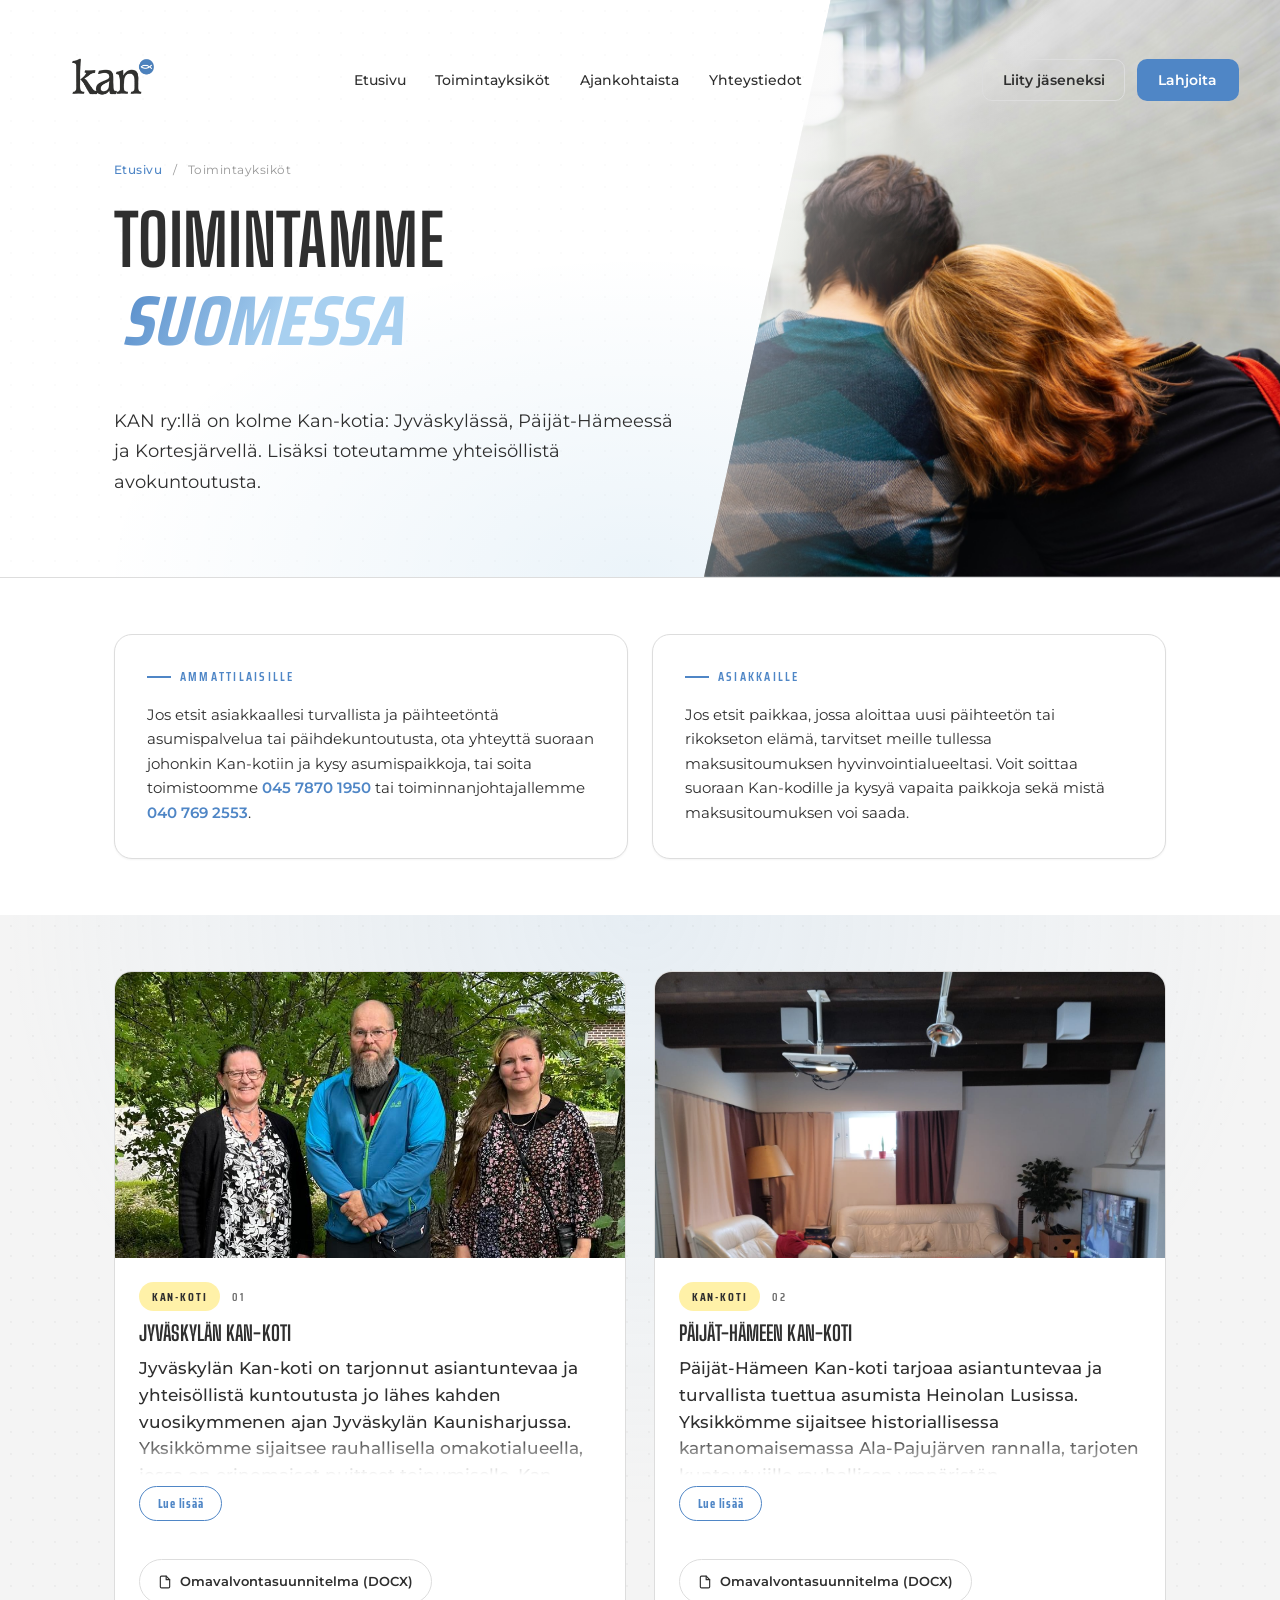
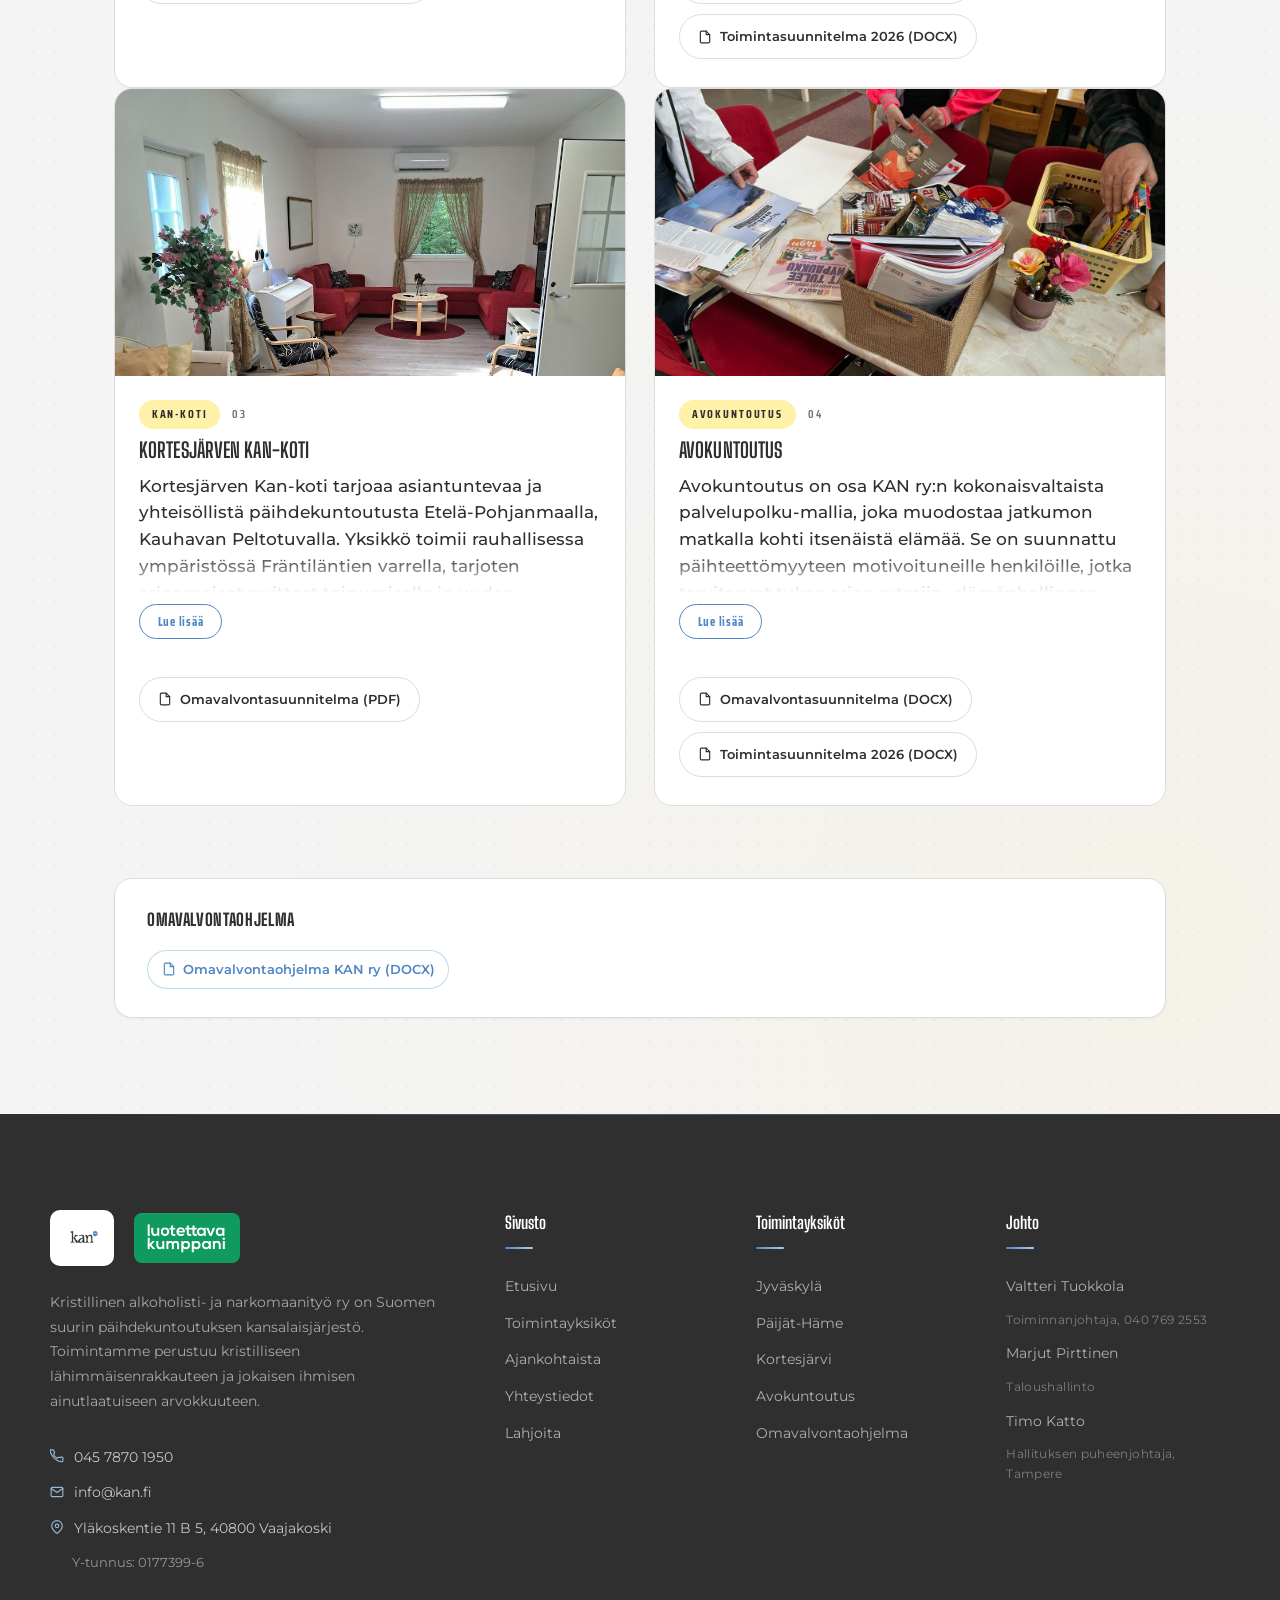
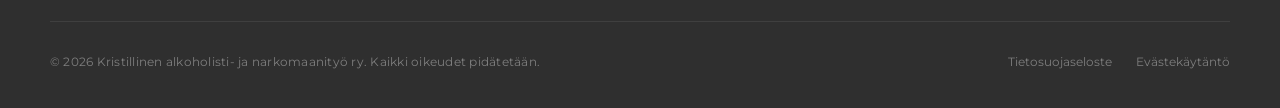
<file: toimintayksikot.html>
<!DOCTYPE html>
<html lang="fi">
<head>
  <meta charset="UTF-8">
  <meta name="viewport" content="width=device-width, initial-scale=1.0">
  <link rel="canonical" href="https://kan.fi/toimintayksikot.html">
  <meta property="og:url" content="https://kan.fi/toimintayksikot.html">
  <link rel="icon" type="image/svg+xml" href="favicon.svg?v=2">
  <link rel="icon" type="image/png" href="favicon.png?v=2">
  <link rel="apple-touch-icon" href="favicon.png?v=2">
  <script type="application/ld+json">
{
  "@context": "https://schema.org",
  "@type": "NGO",
  "name": "Kristillinen alkoholisti- ja narkomaanityö ry",
  "alternateName": "KAN ry",
  "url": "https://kan.fi/",
  "logo": "https://kan.fi/logo.png",
  "telephone": "+358457870 1950",
  "email": "info@kan.fi",
  "foundingDate": "1971",
  "address": {
    "@type": "PostalAddress",
    "streetAddress": "Yläkoskentie 11 B 5",
    "postalCode": "40800",
    "addressLocality": "Vaajakoski",
    "addressCountry": "FI"
  },
  "areaServed": "Finland",
  "description": "KAN ry on Suomen suurin päihdekuntoutuksen kansalaisjärjestö. Toimintayksiköt Jyväskylässä, Päijät-Hämeessä, Kortesjärvellä ja avokuntoutuksena."
}
</script>

  <title>Toimintayksiköt — KAN ry</title>
  <meta name="description" content="KAN ry:n neljä Kan-kotia: Jyväskylässä, Päijät-Hämeessä, Kortesjärvellä ja avokuntoutuksena. Yhteystiedot, palvelut ja omavalvontasuunnitelmat.">
  <meta name="author" content="KAN ry">
  <meta name="robots" content="index, follow">
  <meta property="og:type" content="website">
  <meta property="og:title" content="Toimintayksiköt — KAN ry">
  <meta property="og:description" content="KAN ry:n neljä Kan-kotia: Jyväskylässä, Päijät-Hämeessä, Kortesjärvellä ja avokuntoutuksena. Yhteystiedot, palvelut ja omavalvontasuunnitelmat.">
  <meta property="og:image" content="https://kan.fi/hero.jpg">
  <meta property="og:image:width" content="1800">
  <meta property="og:image:height" content="1200">
  <meta name="twitter:image" content="https://kan.fi/hero.jpg">
  <meta name="twitter:card" content="summary_large_image">
  <link rel="preconnect" href="https://fonts.googleapis.com">
  <link rel="preconnect" href="https://fonts.gstatic.com" crossorigin>
  <link href="https://fonts.googleapis.com/css2?family=Big+Shoulders+Display:wght@700;800;900&family=Lora:ital,wght@1,400;1,500;1,600&family=Montserrat:wght@300;400;500;600;700;800&family=Saira+Condensed:wght@300;400;500;600;700&display=swap" rel="stylesheet">
  <link rel="stylesheet" href="style.css?v=4">
</head>
<body>
<a href="#main" class="skip-link">Siirry sisältöön</a>

<div class="scroll-progress" id="scrollProgress"></div>

<nav class="navbar" id="navbar">
  <a href="index.html" class="nav-logo-img" aria-label="KAN ry – etusivu">
    <img src="logo.png" width="2000" height="2000" alt="KAN ry">
  </a>

  <ul class="nav-links">
    <li><a href="index.html">Etusivu</a></li>
    <li><a href="toimintayksikot.html" aria-current="page">Toimintayksiköt</a></li>
    <li><a href="ajankohtaista.html">Ajankohtaista</a></li>
    <li><a href="yhteystiedot.html">Yhteystiedot</a></li>
  </ul>

  <div class="nav-actions">
    <a href="liity-jaseneksi.html" class="btn-nav-ghost btn">Liity jäseneksi</a>
    <a href="lahjoita.html" class="btn btn-blue">Lahjoita</a>
    <button class="nav-burger" id="navBurger" aria-label="Avaa valikko" aria-expanded="false" aria-controls="navDrawer">
      <span class="nav-burger-bars"><span></span><span></span><span></span></span>
    </button>
  </div>
</nav>

<div class="nav-drawer" id="navDrawer" role="dialog" aria-modal="true" aria-label="Mobiilinavigaatio">
  <ul>
    <li><a href="index.html" data-drawer-link>Etusivu</a></li>
    <li><a href="toimintayksikot.html" data-drawer-link>Toimintayksiköt</a></li>
    <li><a href="ajankohtaista.html" data-drawer-link>Ajankohtaista</a></li>
    <li><a href="yhteystiedot.html" data-drawer-link>Yhteystiedot</a></li>
  </ul>
  <div class="nav-drawer-cta">
    <a href="liity-jaseneksi.html" class="btn btn-outline-blue" data-drawer-link>Liity jäseneksi</a>
    <a href="lahjoita.html" class="btn btn-yellow" data-drawer-link>Lahjoita nyt</a>
  </div>
</div>

<section class="page-hero ph-toim">
  <div class="ph-toim-img" aria-hidden="true"></div>
  <div class="container">
    <div class="page-hero-inner">
      <nav class="breadcrumb" aria-label="Polku"><a href="index.html">Etusivu</a> <span>/</span> <span>Toimintayksiköt</span></nav>
      <h1 class="page-hero-title">Toimintamme<br><em>Suomessa</em></h1>
      <p class="page-hero-lead">KAN ry:llä on kolme Kan-kotia: Jyväskylässä, Päijät-Hämeessä ja Kortesjärvellä. Lisäksi toteutamme yhteisöllistä avokuntoutusta.</p>
    </div>
  </div>
</section>

<section id="toim-intro">
  <div class="container">
    <div class="toim-info-grid">
      <article class="toim-info-card">
        <span class="toim-info-tag">Ammattilaisille</span>
        <p>Jos etsit asiakkaallesi turvallista ja päihteetöntä asumispalvelua tai päihdekuntoutusta, ota yhteyttä suoraan johonkin Kan-kotiin ja kysy asumispaikkoja, tai soita toimistoomme <a href="tel:+358457870 1950">045 7870 1950</a> tai toiminnanjohtajallemme <a href="tel:+358407692553">040 769 2553</a>.</p>
      </article>
      <article class="toim-info-card alt">
        <span class="toim-info-tag">Asiakkaille</span>
        <p>Jos etsit paikkaa, jossa aloittaa uusi päihteetön tai rikokseton elämä, tarvitset meille tullessa maksusitoumuksen hyvinvointialueeltasi. Voit soittaa suoraan Kan-kodille ja kysyä vapaita paikkoja sekä mistä maksusitoumuksen voi saada.</p>
      </article>
    </div>
  </div>
</section>

<section id="toimintayksikot-body">
  <div class="container">

    <!-- Paired main cards: Jyväskylä + Päijät-Häme -->
    <div class="njs-pair">

      <!-- 01 JYVÄSKYLÄ -->
      <article class="njs-mid fade-up" id="jyvaskyla">
        <div class="njs-mid-media">
          <img src="img-jyvaskyla-2026.jpg" width="900" height="506" alt="Jyväskylän Kan-kodin henkilökuntaa" loading="lazy">
        </div>
        <div class="njs-mid-body">
          <div class="njs-meta">
            <span class="njs-tag">Kan-koti</span>
            <span class="njs-date">01</span>
          </div>
          <h2 class="njs-card-title">Jyväskylän Kan-koti</h2>
          <div class="njs-mid-collapsible" id="col-jyvaskyla">
            <p class="njs-lead">Jyväskylän Kan-koti on tarjonnut asiantuntevaa ja yhteisöllistä kuntoutusta jo lähes kahden vuosikymmenen ajan Jyväskylän Kaunisharjussa. Yksikkömme sijaitsee rauhallisella omakotialueella, jossa on erinomaiset puitteet toipumiselle. Kan-kodilla on yhteensä yksitoista 30 m² rivitaloasuntoa, joissa on omat keittiöt ja saniteettitilat. Tilat tarjoavat kodinomaisen ympäristön sekä yhteisölliseen että tuettuun asumiseen. Kodin puitteisiin kuuluvat myös kuntosali, verstas, sauna sekä yhteinen päiväkeskus, joka toimii arjen toimintojen ja sosiaalisen kanssakäymisen sydämenä.</p>
            <div class="loc-panel-desc">
              <h5>Asiakkaat</h5>
              <p>Jyväskylän Kan-koti on tarkoitettu päihde- ja mielenterveyskuntoutujille sekä rikollisesta elämäntavasta pois pyrkiville miehille, naisille ja pariskunnille. Toimimme tiiviissä yhteistyössä Rikosseuraamuslaitoksen kanssa ja otamme vastaan vankeja rangaistuksenaikaiseen kuntoutukseen, koevapauteen sekä valvontarangaistukselle. Tarjoamme turvallisen ympäristön, jossa asiakas voi valmistautua yhteiskuntaan paluuseen ja rikoksettomaan elämään.</p>
              <h5>Asumispalvelut: tuettu ja yhteisöllinen asuminen</h5>
              <p>Palvelumme on jaettu asiakkaan tarpeen mukaan tuettuun ja yhteisölliseen asumiseen, jotka molemmat perustuvat toipumisorientaation viitekehykseen:</p>
              <ul class="loc-panel-list">
                <li><strong>Tuettu asuminen:</strong> tarkoitettu itsenäisempään suoriutumiseen kykeneville asiakkaille, jotka tarvitsevat sosiaaliohjausta arjen hallintaan. Asuminen voi tapahtua joko Kan-kodin omissa asunnoissa tai asiakkaan omassa kodissa Jyväskylän seudulla. Tavoitteena on vahvistaa asiakkaan selviytymistä ja itsenäistymistä niin, että tuen tarve vähenee asteittain.</li>
                <li><strong>Yhteisöllinen asuminen:</strong> tarkoitettu asiakkaille, joiden toimintakyky on alentunut ja jotka hyötyvät vahvasta yhteisöllisestä tuesta ja säännöllisestä sosiaalisesta kanssakäymisestä. Yhteisöllisessä asumisessa korostuvat yhdessä tekeminen, "me-henki" ja vertaistuki. Palvelu sisältää päivittäistä voimavarakeskeistä ohjausta, tukea ruoanlaitossa, kodin siisteydessä ja ihmissuhteiden ylläpitämisessä. Se toimii usein tärkeänä välivaiheena matkalla kohti itsenäisempää asumista.</li>
              </ul>
              <h5>Palvelupolku ja kuntoutus</h5>
              <p>Kuntoutuksemme on täysin päihteetöntä, ja valvomme tätä säännöllisillä puhallutuksilla ja huumeseuloilla. Palvelumme perustuu KAN ry:n strategian mukaiseen palvelupolku-malliin, joka muodostaa selkeän jatkumon kohti itsenäistymistä:</p>
              <ul class="loc-panel-list">
                <li><strong>Vahva tuki:</strong> intensiivinen kuntoutus ja osallistuminen päivittäiseen ohjelmaan.</li>
                <li><strong>Perustuki:</strong> lisääntyvä vastuu arjen hallinnasta ja itsenäisestä toiminnasta.</li>
                <li><strong>Kevyt tuki ja liikkuva tuki:</strong> valmistautuminen kotiutumiseen tai tuki asiakkaan omaan kotiin.</li>
              </ul>
              <h5>Hoito-ohjelma</h5>
              <p>Käytämme kuntoutuksessa kognitiivisia, ratkaisukeskeisiä ja voimavarakeskeisiä menetelmiä sekä motivoivaa haastattelua. Arkipäivien ryhmätoiminnot keskittyvät riippuvuustyöhön, elämänhallintaan, yhteiskuntavalmennukseen ja tunne-elämän taitojen vahvistamiseen. Jokaiselle asiakkaalle laaditaan yksilöllinen toteuttamissuunnitelma, jonka toteutumista seurataan säännöllisesti ammatillisin mittarein.</p>
              <h5>Arvot ja kristillisyys</h5>
              <p>Toimintamme ytimessä on ihmisarvo: jokainen on arvokas, ainutlaatuinen ja täynnä toivoa. Jyväskylän Kan-kodin kristillisyys on diakonista ja tukevaa – se ei ole käännyttävää, vaan tilaa antavaa. Tarjoamme turvallisen yhteisön pohtia elämän suuria kysymyksiä, mutta emme edellytä asiakkailta kristillistä vakaumusta. Tavoitteenamme on ihmisarvon palauttaminen ja usko muutokseen.</p>
              <h5>Liikkuva tuki</h5>
              <p>Osana palvelupolkuamme tarjoamme liikkuvaa tukea asiakkaan omaan kotiin Jyväskylän seudulla. Liikkuva tuki auttaa asiakasta ylläpitämään Kan-kodissa saavutettuja taitoja ja varmistaa päihteettömän elämäntavan jatkumisen omassa asuinympäristössä. Tukea voidaan tarjota myös uusille asiakkaille, jotka tarvitsevat apua itsenäisessä asumisessa.</p>
              <h5>Ammatillinen henkilöstö</h5>
              <p>Vastaamme toiminnastamme omavalvontasuunnitelman mukaisesti ja panostamme korkeaan ammatillisuuteen. Henkilöstömme koostuu sosiaali- ja terveysalan korkeakoulutetuista asiantuntijoista (sosionomi/AMK) sekä ammatillisista ohjaajista (lähihoitajat). Ammatillista työtä täydentävät vapaaehtoistyöntekijät ja kokemusasiantuntijat, jotka toimivat rinnallakulkijoina toipumisprosessissa.</p>
            </div>
            <div class="loc-panel-meta">
              <div class="loc-meta-row"><span class="loc-meta-lbl">Osoite</span><span class="loc-meta-val">Yläkoskentie 11 B 5<br>40800 Vaajakoski</span></div>
              <div class="loc-meta-row"><span class="loc-meta-lbl">Puhelin</span><span class="loc-meta-val"><a href="tel:+358504099179">050 4099 179</a></span></div>
              <div class="loc-meta-row"><span class="loc-meta-lbl">Sähköposti</span><span class="loc-meta-val"><a href="mailto:jyvaskyla@kan.fi">jyvaskyla@kan.fi</a></span></div>
            </div>
          </div>
          <button class="njs-expand-btn" data-target="col-jyvaskyla">Lue lisää</button>
          <div class="loc-doc-row">
            <a href="docs/omavalvontasuunnitelma-jyvaskyla-2026.docx" target="_blank" rel="noopener" download class="loc-doc-btn">
              <svg viewBox="0 0 24 24" fill="none" stroke="currentColor" stroke-width="2" stroke-linecap="round" stroke-linejoin="round"><path d="M14 2H6a2 2 0 0 0-2 2v16a2 2 0 0 0 2 2h12a2 2 0 0 0 2-2V8z"/><polyline points="14 2 14 8 20 8"/></svg>
              Omavalvontasuunnitelma (DOCX)
            </a>
          </div>
        </div>
      </article>

      <!-- 02 PÄIJÄT-HÄME -->
      <article class="njs-mid fade-up d1" id="paijat-hame">
        <div class="njs-mid-media">
          <img src="img-paijat-hame.jpg" width="1536" height="2048" alt="Päijät-Hämeen Kan-koti — yhteinen oleskelutila" loading="lazy">
        </div>
        <div class="njs-mid-body">
          <div class="njs-meta">
            <span class="njs-tag">Kan-koti</span>
            <span class="njs-date">02</span>
          </div>
          <h2 class="njs-card-title">Päijät-Hämeen Kan-koti</h2>
          <div class="njs-mid-collapsible" id="col-paijat-hame">
            <p class="njs-lead">Päijät-Hämeen Kan-koti tarjoaa asiantuntevaa ja turvallista tuettua asumista Heinolan Lusissa. Yksikkömme sijaitsee historiallisessa kartanomaisemassa Ala-Pajujärven rannalla, tarjoten kuntoutujille rauhallisen ympäristön elämänmuutoksen tueksi.</p>
            <div class="loc-panel-desc">
              <h5>Asiakkaat ja palvelupolku</h5>
              <p>Palvelumme on tarkoitettu 18 vuotta täyttäneille mielenterveys- ja päihdekuntoutujille. Toimintamme perustuu KAN ry:n strategian mukaiseen palvelupolku-malliin, jossa kuntoutuminen nähdään vaiheittaisena prosessina kohti itsenäisempää arkea:</p>
              <ul class="loc-panel-list">
                <li><strong>Vahva tuki:</strong> intensiivinen tuki ja osallistuminen päivittäiseen kuntoutusohjelmaan.</li>
                <li><strong>Perustuki:</strong> lisääntyvä vastuu arjen hallinnasta ja asioinnista.</li>
                <li><strong>Kevyt tuki:</strong> valmistautuminen täysin itsenäiseen asumiseen omassa kodissa.</li>
              </ul>
              <p>Kuntoutus on määräaikaista ja tavoitteellista. Jokaiselle asukkaalle laaditaan yksilöllinen kuntoutussuunnitelma sekä viikko-ohjelma, joka sisältää ryhmätoimintaa, yksilökeskusteluja ja arjen taitojen harjoittelua rohkaisevassa yhteisössä.</p>
              <h5>Asunnot ja yhteistilat</h5>
              <p>Asukkailla on käytössään omat, 28–33 m² rivitaloasunnot, jotka mahdollistavat yksityisyyden ja oman tilan hallinnan. Kartanomiljöön yhteiset tilat – olohuone, keittiö ja saunatilat – sekä laajat piha-alueet luovat puitteet yhteisölliselle toiminnalle ja vertaistuelle.</p>
              <h5>Palvelun järjestäminen ja ammatillisuus</h5>
              <p>Toimintaamme ohjaavat Päijät-Hämeen hyvinvointialueen kanssa tehdyt puitesopimukset. Hyvinvointialueen psykososiaaliset palvelut tekevät arvion asiakkaan tarvitsemasta tuen tasosta. Vastaamme palvelun laadusta ja asiakasturvallisuudesta tiukan omavalvonnan ja jatkuvan kehittämisen kautta.</p>
              <p>Henkilöstömme koostuu sosiaali- ja terveydenhuollon ammattihenkilöistä (sosionomi ja lähihoitajat), joilla on vankka osaaminen päihdetyön menetelmistä.</p>
              <h5>Luontoavusteinen kuntoutus</h5>
              <p>Osana kuntoutusohjelmaamme hyödynnämme kartanon upeaa luonnonympäristöä. Tarjoamme asukkaille luontoavusteista toimintaa, jonka tavoitteena on vahvistaa aisteja, tarjota onnistumisen kokemuksia ja edistää toimintakykyä. Käytössä on oma vene ja läheisessä saaressa sijaitseva laavu, jotka mahdollistavat uinti-, kalastus- ja retkeilymahdollisuudet ympäri vuoden.</p>
              <h5>Kulkuyhteydet</h5>
              <p>Vaikka Kan-koti sijaitsee luonnonrauhassa, Heinolan keskustan monipuoliset palvelut ja liikuntapaikat ovat saavutettavissa noin 18 kilometrin päässä.</p>
            </div>
            <div class="loc-panel-meta">
              <div class="loc-meta-row"><span class="loc-meta-lbl">Osoite</span><span class="loc-meta-val">Viikinäistentie 35<br>19210 Lusi</span></div>
              <div class="loc-meta-row"><span class="loc-meta-lbl">Puhelin</span><span class="loc-meta-val"><a href="tel:+358503392175">050 339 2175</a></span></div>
              <div class="loc-meta-row"><span class="loc-meta-lbl">Sähköposti</span><span class="loc-meta-val"><a href="mailto:paijat.hame@kan.fi">paijat.hame@kan.fi</a></span></div>
              <div class="loc-meta-row"><span class="loc-meta-lbl">Vastaava</span><span class="loc-meta-val">Jouko Vuorenniemi<br><a href="tel:+358447448387">044 744 8387</a></span></div>
            </div>
          </div>
          <button class="njs-expand-btn" data-target="col-paijat-hame">Lue lisää</button>
          <div class="loc-doc-row">
            <a href="docs/omavalvontasuunnitelma-paijat-hame.docx" target="_blank" rel="noopener" download class="loc-doc-btn">
              <svg viewBox="0 0 24 24" fill="none" stroke="currentColor" stroke-width="2" stroke-linecap="round" stroke-linejoin="round"><path d="M14 2H6a2 2 0 0 0-2 2v16a2 2 0 0 0 2 2h12a2 2 0 0 0 2-2V8z"/><polyline points="14 2 14 8 20 8"/></svg>
              Omavalvontasuunnitelma (DOCX)
            </a>
            <a href="docs/toimintasuunnitelma-paijat-hame-2026.docx" target="_blank" rel="noopener" download class="loc-doc-btn">
              <svg viewBox="0 0 24 24" fill="none" stroke="currentColor" stroke-width="2" stroke-linecap="round" stroke-linejoin="round"><path d="M14 2H6a2 2 0 0 0-2 2v16a2 2 0 0 0 2 2h12a2 2 0 0 0 2-2V8z"/><polyline points="14 2 14 8 20 8"/></svg>
              Toimintasuunnitelma 2026 (DOCX)
            </a>
          </div>
        </div>
      </article>

    </div>

    <!-- Secondary cards: Kortesjärvi + Avokuntoutus -->
    <div class="njs-grid">

      <!-- 03 KORTESJÄRVI -->
      <article class="njs-mid fade-up" id="kortesjarvi">
        <div class="njs-mid-media">
          <img src="img-kortesjarvi.jpg" width="960" height="1280" alt="Kortesjärven Kan-koti — yhteinen olohuone" loading="lazy">
        </div>
        <div class="njs-mid-body">
          <div class="njs-meta">
            <span class="njs-tag">Kan-koti</span>
            <span class="njs-date">03</span>
          </div>
          <h2 class="njs-card-title">Kortesjärven Kan-koti</h2>
          <div class="njs-mid-collapsible" id="col-kortesjarvi">
            <p class="njs-lead">Kortesjärven Kan-koti tarjoaa asiantuntevaa ja yhteisöllistä päihdekuntoutusta Etelä-Pohjanmaalla, Kauhavan Peltotuvalla. Yksikkö toimii rauhallisessa ympäristössä Fräntiläntien varrella, tarjoten erinomaiset puitteet toipumiselle ja uuden elämäntavan rakentamiselle. Kodin puitteet on hiljattain uudistettu, ja asiakkaiden käytössä on vasta remontoidut ja viihtyisät yhteistilat sekä kodinomaiset asunnot. Kortesjärven Kan-kodilla on yhteensä seitsemän asiakaspaikkaa, jotka jakautuvat tuettuun ja yhteisölliseen asumiseen.</p>
            <div class="loc-panel-desc">
              <h5>Asiakkaat</h5>
              <p>Kortesjärven Kan-koti on tarkoitettu päihde- ja mielenterveyskuntoutujille sekä rikollisesta elämäntavasta pois pyrkiville miehille ja naisille. Yksikkö palvelee erityisesti asunnottomia kuntoutujia, ja toiminnassa korostuu tiivis yhteistyö hyvinvointialueiden, erityisesti Pohjanmaan kuntien kanssa. Tarjoamme turvallisen ja päihteettömän kasvuympäristön, joka tukee asiakasta matkalla kohti itsenäistä elämää ja yhteiskuntaan integroitumista.</p>
              <h5>Asumispalvelut: yhteisöllinen ja tuettu asuminen</h5>
              <p>Palvelumme on jaettu asiakkaan tarpeen mukaan yhteisölliseen ja tuettuun asumiseen, jotka muodostavat kuntouttavan jatkumon:</p>
              <ul class="loc-panel-list">
                <li><strong>Yhteisöllinen asuminen:</strong> tarkoitettu asiakkaille, jotka hyötyvät vahvasta yhteisön tuesta ja säännöllisestä ohjauksesta. Jokaisella neljällä asukkaalla on käytössään oma asunto, jossa on keittiö ja omat saniteettitilat, mikä mahdollistaa yksityisyyden yhteisöllisen toiminnan rinnalla. Toiminnassa korostuvat "me-henki", vertaistuki ja päivittäinen voimavarakeskeinen ohjaus arjen askareissa.</li>
                <li><strong>Tuettu asuminen:</strong> suunnattu itsenäisempään elämään valmistautuville asiakkaille. Tavoitteena on vahvistaa asiakkaan elämänhallintaa ja asumistaitoja niin, että ulkopuolisen tuen tarve vähenee asteittain.</li>
              </ul>
              <h5>Palvelupolku ja kuntoutus</h5>
              <p>Kuntoutuksemme on täysin päihteetöntä, ja sitä valvotaan satunnaisilla päihdeseuloilla. Palvelu perustuu KAN ry:n palvelupolku-malliin, joka ohjaa asiakasta vaiheittain kohti vastuunottoa omasta elämästään:</p>
              <ul class="loc-panel-list">
                <li><strong>Vahva tuki:</strong> intensiivinen kuntoutus ja aktiivinen osallistuminen viikko-ohjelmaan.</li>
                <li><strong>Perustuki:</strong> lisääntyvä vastuu omasta arjesta ja toiminnasta.</li>
                <li><strong>Kevyt tuki ja jatkovaihe:</strong> valmistautuminen itsenäiseen asumiseen omassa kodissa.</li>
              </ul>
              <h5>Hoito-ohjelma ja toiminta</h5>
              <p>Käytämme kuntoutuksessa kognitiivisia, ratkaisukeskeisiä ja voimavarakeskeisiä menetelmiä. Viikko-ohjelma on monipuolinen ja sisältää muun muassa:</p>
              <ul class="loc-panel-list">
                <li><strong>Ryhmätoiminnot:</strong> riippuvuustyö, mielenterveysaiheet ja elämänhallinta.</li>
                <li><strong>Yhteisöllinen tekeminen:</strong> retket laavuille, keilaaminen, pelit ja yhteiset kävelyt.</li>
                <li><strong>Kuntouttava työtoiminta (3 paikkaa):</strong> mahdollisuus osallistua tavoitteelliseen ja toimintakykyä edistävään työtoimintaan yksikön tiloissa.</li>
              </ul>
              <p>Jokaiselle asiakkaalle laaditaan yksilöllinen toteuttamissuunnitelma, jonka toteutumista seurataan säännöllisesti.</p>
              <h5>Arvot ja kristillisyys</h5>
              <p>Toimintamme pohjautuu kristilliseen ihmiskäsitykseen: jokainen ihminen on arvokas, ainutlaatuinen ja täynnä toivoa. Kortesjärven Kan-kodin kristillisyys on diakonista ja rinnalla kulkevaa. Arkeen kuuluvat vapaaehtoiset aamuhartaudet ja hengelliset keskustelut, jotka tarjoavat turvallisen tilan elämän suurten kysymysten pohtimiselle ilman käännyttämistä.</p>
              <h5>Kotihoito ja tukipalvelut</h5>
              <p>Asiakkaan tarpeen mukaan voimme tuottaa myös kotihoitoa sekä tukipalveluja (kuten ateria-, vaatehuolto- ja siivouspalveluita), jotka helpottavat arjessa selviytymistä ja edistävät kuntoutumista.</p>
              <h5>Ammatillinen henkilöstö</h5>
              <p>Vastaamme toiminnastamme omavalvontasuunnitelman mukaisesti ja panostamme korkeaan laatuun. Henkilöstömme koostuu sosiaali- ja terveysalan ammattilaisista, mukaan lukien sosionomin (AMK) ja lähihoitajat. Ammatillista tiimiä täydentävät vapaaehtoistyöntekijät ja naapuriseurakuntien yhdyshenkilöt, jotka toimivat tukena kuntoutusprosessin eri vaiheissa.</p>
            </div>
            <div class="loc-panel-meta">
              <div class="loc-meta-row"><span class="loc-meta-lbl">Osoite</span><span class="loc-meta-val">Fräntiläntie 174<br>62430 Peltotupa</span></div>
              <div class="loc-meta-row"><span class="loc-meta-lbl">Puhelin</span><span class="loc-meta-val"><a href="tel:+358405741087">040 574 1087</a></span></div>
              <div class="loc-meta-row"><span class="loc-meta-lbl">Sähköposti</span><span class="loc-meta-val"><a href="mailto:kortesjarvi@kan.fi">kortesjarvi@kan.fi</a></span></div>
              <div class="loc-meta-row"><span class="loc-meta-lbl">Vastaava</span><span class="loc-meta-val">Kirsi Ruotsala, sosionomi</span></div>
            </div>
          </div>
          <button class="njs-expand-btn" data-target="col-kortesjarvi">Lue lisää</button>
          <div class="loc-doc-row">
            <a href="docs/omavalvontasuunnitelma-kortesjarvi.pdf" target="_blank" rel="noopener" download class="loc-doc-btn">
              <svg viewBox="0 0 24 24" fill="none" stroke="currentColor" stroke-width="2" stroke-linecap="round" stroke-linejoin="round"><path d="M14 2H6a2 2 0 0 0-2 2v16a2 2 0 0 0 2 2h12a2 2 0 0 0 2-2V8z"/><polyline points="14 2 14 8 20 8"/></svg>
              Omavalvontasuunnitelma (PDF)
            </a>
          </div>
        </div>
      </article>

      <!-- 04 AVOKUNTOUTUS -->
      <article class="njs-mid fade-up d1" id="avokuntoutus">
        <div class="njs-mid-media">
          <img src="img-avokuntoutus.jpg" width="1280" height="720" alt="Avokuntoutus — toiminnallista ryhmätyötä" loading="lazy">
        </div>
        <div class="njs-mid-body">
          <div class="njs-meta">
            <span class="njs-tag">Avokuntoutus</span>
            <span class="njs-date">04</span>
          </div>
          <h2 class="njs-card-title">Avokuntoutus</h2>
          <div class="njs-mid-collapsible" id="col-avokuntoutus">
            <p class="njs-lead">Avokuntoutus on osa KAN ry:n kokonaisvaltaista palvelupolku-mallia, joka muodostaa jatkumon matkalla kohti itsenäistä elämää. Se on suunnattu päihteettömyyteen motivoituneille henkilöille, jotka tarvitsevat tukea arjen rytmiin, elämänhallinnan vahvistamiseen ja pysyvään elämäntapamuutokseen. Toiminta perustuu toipumisorientaatioon, jossa keskiössä ovat asiakkaan omat voimavarat, osallisuus ja toivo.</p>
            <div class="loc-panel-desc">
              <p>Viimeisen kahden vuoden ajan avokuntoutusta on toteutettu Lahden keskustassa Kan-kellari -nimellä. Taloudellisten realiteettien vuoksi toiminta Lahdessa jouduttiin laittamaan tauolle kesällä 2026, mutta avokuntoutuksen kehittäminen jatkuu Heinolassa toteutetun onnistuneen pilotin pohjalta. Tavoitteenamme on rakentaa joustavia ja vaikuttavia avopalveluita, jotka vastaavat hyvinvointialueiden muuttuviin tarpeisiin.</p>
              <h5>Avokuntoutuksen sisältö</h5>
              <p>Kuntoutus on tavoitteellista ja suunnitelmallista toimintaa, joka sisältää:</p>
              <ul class="loc-panel-list">
                <li><strong>Yksilöllinen toteuttamissuunnitelma:</strong> jokaiselle asiakkaalle laaditaan oma suunnitelma, jossa määritellään kuntoutumisen tavoitteet ja seuranta.</li>
                <li><strong>Arjen hallinnan vahvistaminen:</strong> harjoitellaan käytännön taitoja, kuten ruoanlaittoa, asiointia, taloudenhoitoa ja viikko-ohjelman rakentamista.</li>
                <li><strong>Ryhmätoiminnot ja yhteisöllisyys:</strong> vertaistuki ja yhdessä tekeminen (esim. Paussi-ryhmä) ovat keskeisiä menetelmiä muutoksen tukena.</li>
                <li><strong>Toiminnallisuus, liikunta ja kulttuuri:</strong> hyödynnetään paikallisia verkostoja, luontoa ja kulttuuripalveluita osana toipumisprosessia.</li>
                <li><strong>Jatkovaiheen tuki:</strong> kuntoutusjakson jälkeen on mahdollisuus osallistua viikoittaisiin vertaistukiryhmiin päihteettömyyden ylläpitämiseksi.</li>
              </ul>
              <h5>Toimintatapa ja menetelmät</h5>
              <p>Avokuntoutuksessa käytetään kognitiivisia, ratkaisukeskeisiä ja voimavaralähtöisiä menetelmiä sekä motivoivaa haastattelua. Työote on yhteisöllinen: tavoitteena on vahvistaa asiakkaan omaa toimijuutta ja itsemääräämisoikeutta.</p>
              <p>Teemme tiivistä verkostoyhteistyötä hyvinvointialueiden, järjestöjen, seurakuntien ja muiden paikallisten toimijoiden kanssa. Toiminnassa hyödynnetään myös luontolähtöisiä menetelmiä, ja Heinolassa tapahtuvan toiminnan osalta hyödynnetään paikallisen Kan-kodin tarjoamia puitteita ja ympäristöä.</p>
              <h5>Ammatillinen henkilöstö</h5>
              <p>Avokuntoutuksen toteutuksesta vastaa moniammatillinen tiimi, joka koostuu sosiaali- ja terveysalan ammattilaisista (kuten sosionomit ja lähihoitajat). Ammatillista työtä täydentävät koulutetut kokemusasiantuntijat ja vapaaehtoistyöntekijät, jotka toimivat rinnallakulkijoina. Henkilöstön osaamista ja työssä jaksamista tuetaan säännöllisellä työnohjauksella ja täydennyskoulutuksella.</p>
            </div>
            <div class="loc-panel-meta">
              <div class="loc-meta-row"><span class="loc-meta-lbl">Osoite</span><span class="loc-meta-val">Viikinäistentie 35<br>19210 Lusi</span></div>
              <div class="loc-meta-row"><span class="loc-meta-lbl">Puhelin</span><span class="loc-meta-val"><a href="tel:+358503392175">050 339 2175</a></span></div>
              <div class="loc-meta-row"><span class="loc-meta-lbl">Sähköposti</span><span class="loc-meta-val"><a href="mailto:paijat.hame@kan.fi">paijat.hame@kan.fi</a></span></div>
              <div class="loc-meta-row"><span class="loc-meta-lbl">Vastaava</span><span class="loc-meta-val">Jouko Vuorenniemi<br><a href="tel:+358447448387">044 744 8387</a></span></div>
            </div>
          </div>
          <button class="njs-expand-btn" data-target="col-avokuntoutus">Lue lisää</button>
          <div class="loc-doc-row">
            <a href="docs/omavalvontasuunnitelma-kan-kellari.docx" target="_blank" rel="noopener" download class="loc-doc-btn">
              <svg viewBox="0 0 24 24" fill="none" stroke="currentColor" stroke-width="2" stroke-linecap="round" stroke-linejoin="round"><path d="M14 2H6a2 2 0 0 0-2 2v16a2 2 0 0 0 2 2h12a2 2 0 0 0 2-2V8z"/><polyline points="14 2 14 8 20 8"/></svg>
              Omavalvontasuunnitelma (DOCX)
            </a>
            <a href="docs/toimintasuunnitelma-kan-kellari-2026.docx" target="_blank" rel="noopener" download class="loc-doc-btn">
              <svg viewBox="0 0 24 24" fill="none" stroke="currentColor" stroke-width="2" stroke-linecap="round" stroke-linejoin="round"><path d="M14 2H6a2 2 0 0 0-2 2v16a2 2 0 0 0 2 2h12a2 2 0 0 0 2-2V8z"/><polyline points="14 2 14 8 20 8"/></svg>
              Toimintasuunnitelma 2026 (DOCX)
            </a>
          </div>
        </div>
      </article>

    </div><!-- /.njs-grid -->

    <!-- 05 OMAVALVONTAOHJELMA -->
    <article class="toim-ova-box fade-up" id="omavalvonta">
      <h3 class="toim-ova-title">Omavalvontaohjelma</h3>
      <ul class="loc-doc-list">
        <li><a href="docs/omavalvontaohjelma-kan-ry.docx" target="_blank" rel="noopener" download class="loc-doc-link"><svg viewBox="0 0 24 24" fill="none" stroke="currentColor" stroke-width="2" stroke-linecap="round" stroke-linejoin="round"><path d="M14 2H6a2 2 0 0 0-2 2v16a2 2 0 0 0 2 2h12a2 2 0 0 0 2-2V8z"/><polyline points="14 2 14 8 20 8"/></svg>Omavalvontaohjelma KAN ry (DOCX)</a></li>
      </ul>
    </article>

  </div>
</section>

<footer id="yhteystiedot-footer">
  <div class="footer-grid">

    <div>
    <div class="footer-badges">
      <img src="img-kan-logo-sq.png" width="2000" height="2000" alt="KAN ry" class="footer-badge-logo">
      <img src="img-luotettava-kumppani.jpg" width="842" height="396" alt="Luotettava kumppani" class="footer-badge-lk">
    </div>
          <p class="f-desc">
        Kristillinen alkoholisti- ja narkomaanityö ry on Suomen suurin päihdekuntoutuksen kansalaisjärjestö. Toimintamme perustuu kristilliseen lähimmäisenrakkauteen ja jokaisen ihmisen ainutlaatuiseen arvokkuuteen.
      </p>
      <div class="f-contact">
        <a href="tel:+358457870 1950">
          <span class="f-contact-icon"><svg width="14" height="14" viewBox="0 0 24 24" fill="none" stroke="currentColor" stroke-width="2" stroke-linecap="round" stroke-linejoin="round"><path d="M22 16.92v3a2 2 0 01-2.18 2 19.79 19.79 0 01-8.63-3.07A19.5 19.5 0 013.09 10.1a19.79 19.79 0 01-3.07-8.67A2 2 0 012 1.47h3a2 2 0 012 1.72c.127.96.361 1.903.7 2.81a2 2 0 01-.45 2.11L6.09 9.91a16 16 0 006 6l1.27-1.27a2 2 0 012.11-.45c.907.339 1.85.573 2.81.7A2 2 0 0122 16.92z"/></svg></span>
          045 7870 1950
        </a>
        <a href="mailto:info@kan.fi">
          <span class="f-contact-icon"><svg width="14" height="14" viewBox="0 0 24 24" fill="none" stroke="currentColor" stroke-width="2" stroke-linecap="round" stroke-linejoin="round"><path d="M4 4h16c1.1 0 2 .9 2 2v12c0 1.1-.9 2-2 2H4c-1.1 0-2-.9-2-2V6c0-1.1.9-2 2-2z"/><polyline points="22,6 12,13 2,6"/></svg></span>
          info@kan.fi
        </a>
        <div class="f-contact-item">
          <span class="f-contact-icon"><svg width="14" height="14" viewBox="0 0 24 24" fill="none" stroke="currentColor" stroke-width="2" stroke-linecap="round" stroke-linejoin="round"><path d="M21 10c0 7-9 13-9 13s-9-6-9-13a9 9 0 0118 0z"/><circle cx="12" cy="10" r="3"/></svg></span>
          Yläkoskentie 11 B 5, 40800 Vaajakoski
        </div>
        <div class="f-contact-item f-ytunnus">Y-tunnus: 0177399-6</div>
      </div>
    </div>

    <div>
      <h4 class="f-col-title">Sivusto</h4>
      <ul class="f-links">
        <li><a href="index.html">Etusivu</a></li>
        <li><a href="toimintayksikot.html">Toimintayksiköt</a></li>
        <li><a href="ajankohtaista.html">Ajankohtaista</a></li>
        <li><a href="yhteystiedot.html">Yhteystiedot</a></li>
        <li><a href="lahjoita.html">Lahjoita</a></li>
      </ul>
    </div>

    <div>
      <h4 class="f-col-title">Toimintayksiköt</h4>
      <ul class="f-links">
        <li><a href="toimintayksikot.html#jyvaskyla">Jyväskylä</a></li>
        <li><a href="toimintayksikot.html#paijat-hame">Päijät-Häme</a></li>
        <li><a href="toimintayksikot.html#kortesjarvi">Kortesjärvi</a></li>
        <li><a href="toimintayksikot.html#avokuntoutus">Avokuntoutus</a></li>
        <li><a href="toimintayksikot.html#omavalvonta">Omavalvontaohjelma</a></li>
      </ul>
    </div>

    <div>
      <h4 class="f-col-title">Johto</h4>
      <ul class="f-links">
        <li><a href="mailto:valtteri.tuokkola@kan.fi">Valtteri Tuokkola</a></li>
        <li><span class="f-sub">Toiminnanjohtaja, 040 769 2553</span></li>
        <li><a href="mailto:marjut.pirttinen@kan.fi">Marjut Pirttinen</a></li>
        <li><span class="f-sub">Taloushallinto</span></li>
        <li><a href="mailto:timo.katto@kan.fi">Timo Katto</a></li>
        <li><span class="f-sub">Hallituksen puheenjohtaja, Tampere</span></li>
      </ul>
    </div>

  </div>

  <div class="footer-bottom">
    <p>© 2026 Kristillinen alkoholisti- ja narkomaanityö ry. Kaikki oikeudet pidätetään.</p>
    <div class="footer-bottom-links">
      <a href="tietosuojaseloste.html">Tietosuojaseloste</a>
      <a href="evastekaytanto.html">Evästekäytäntö</a>
    </div>
  </div>
</footer>

<script src="script.js"></script>

<div id="cookie-banner" role="dialog" aria-label="Evästeasetukset">
  <p>Tämä sivusto käyttää välttämättömiä evästeitä. Jatkamalla hyväksyt evästeiden käytön.</p>
  <button type="button" id="cookie-accept">Hyväksyn</button>
</div>

</body>
</html>
</file>
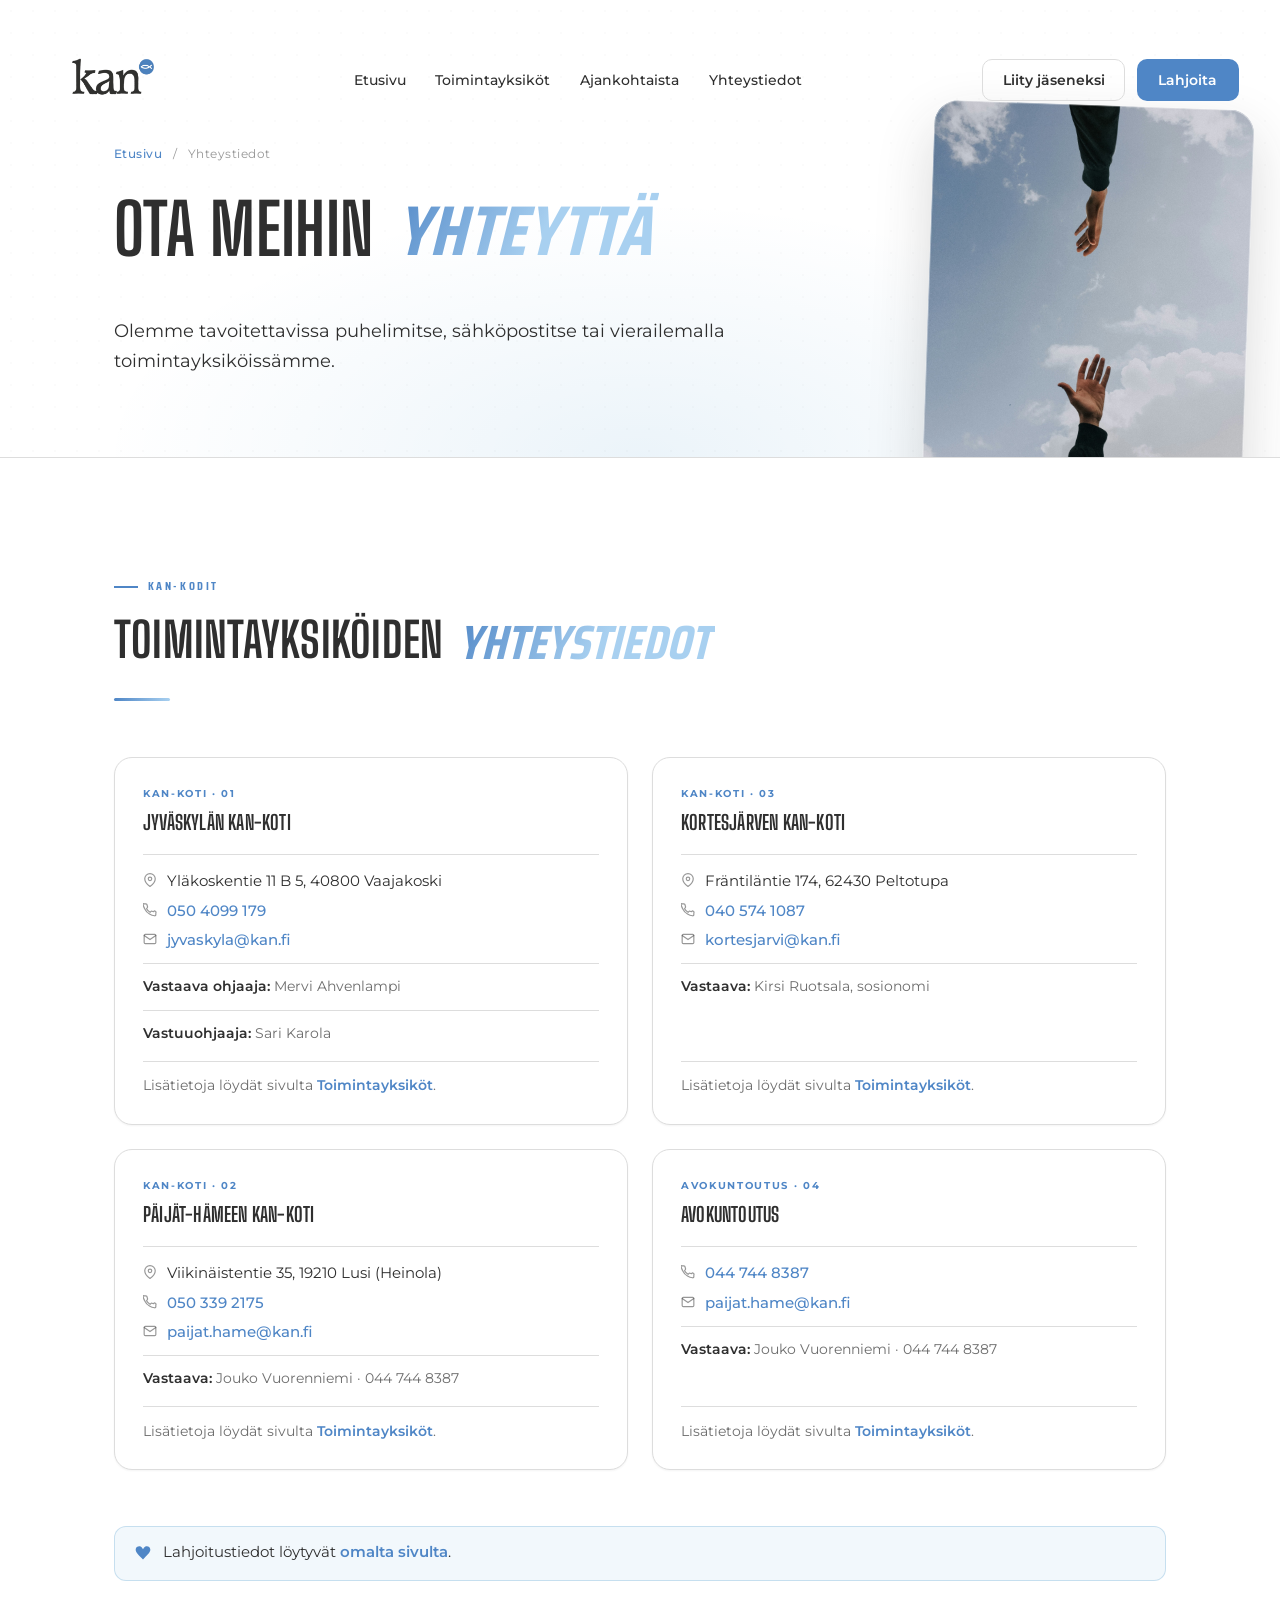
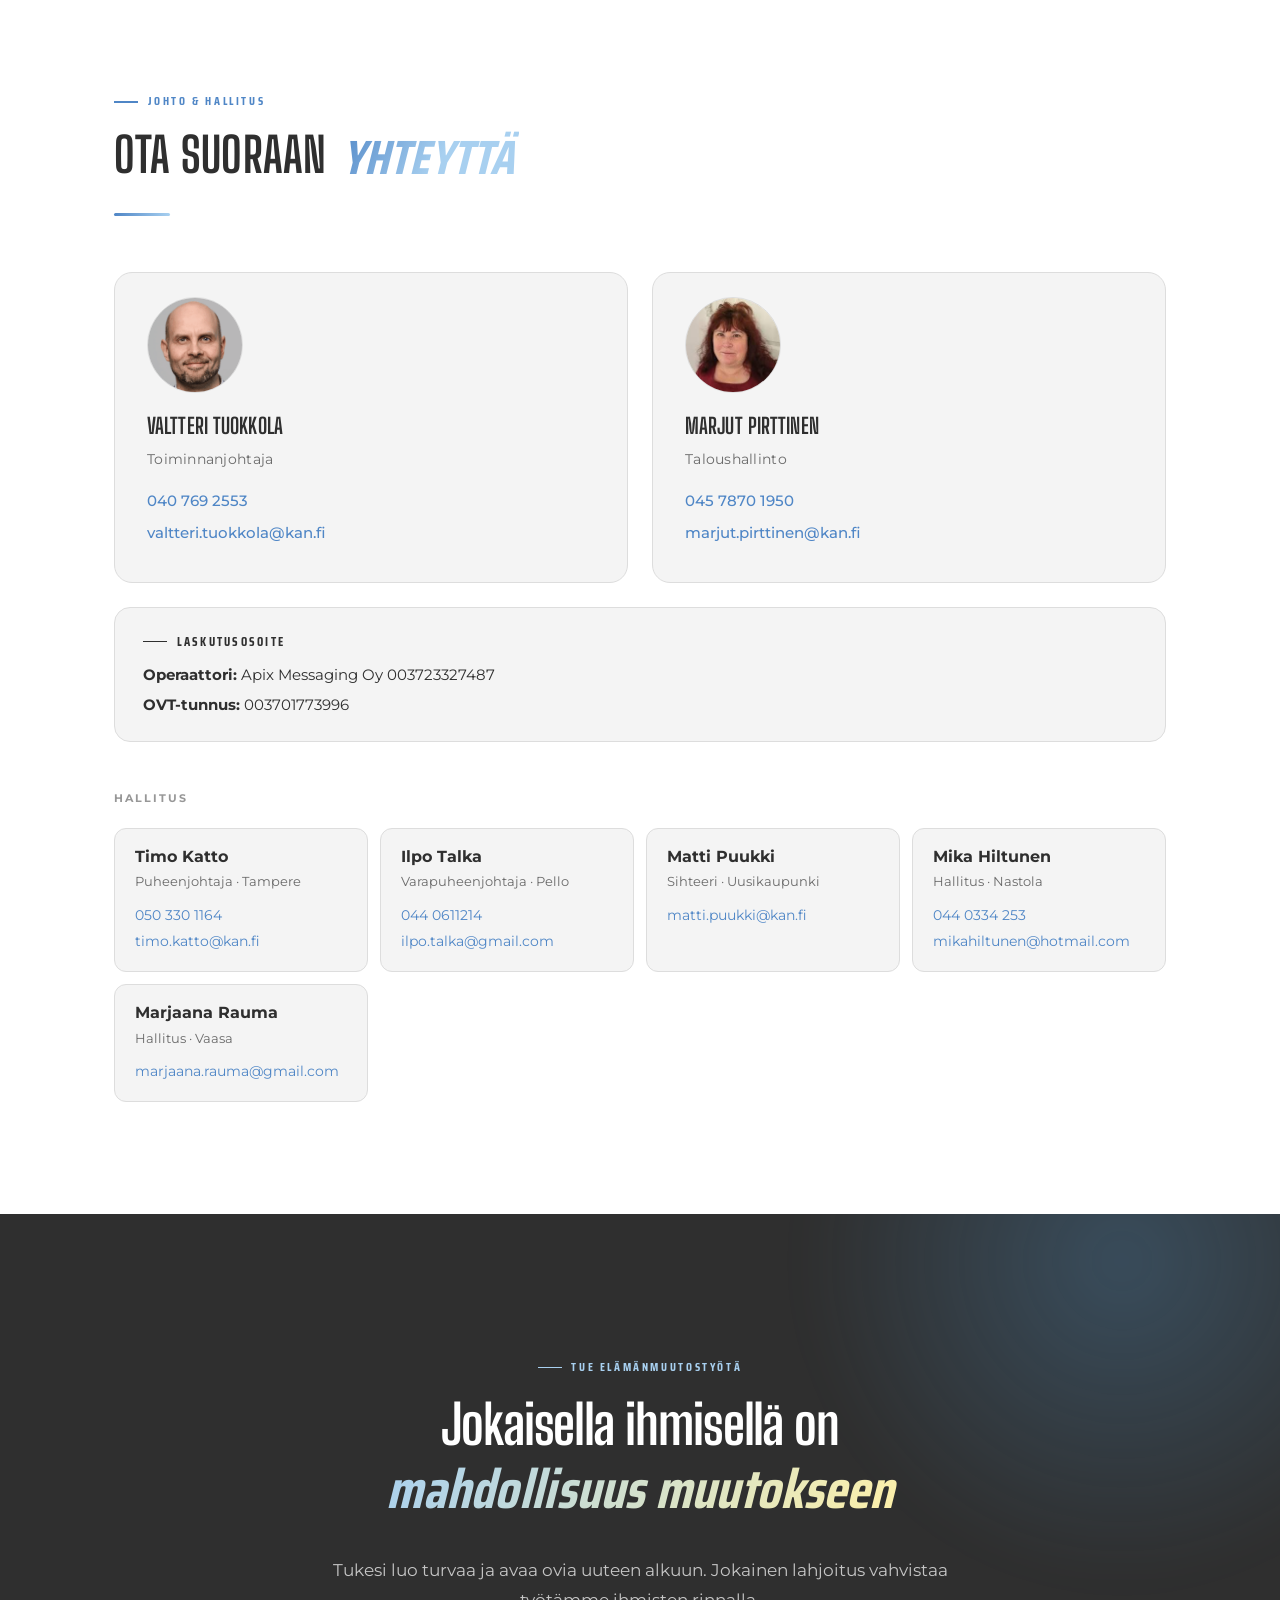
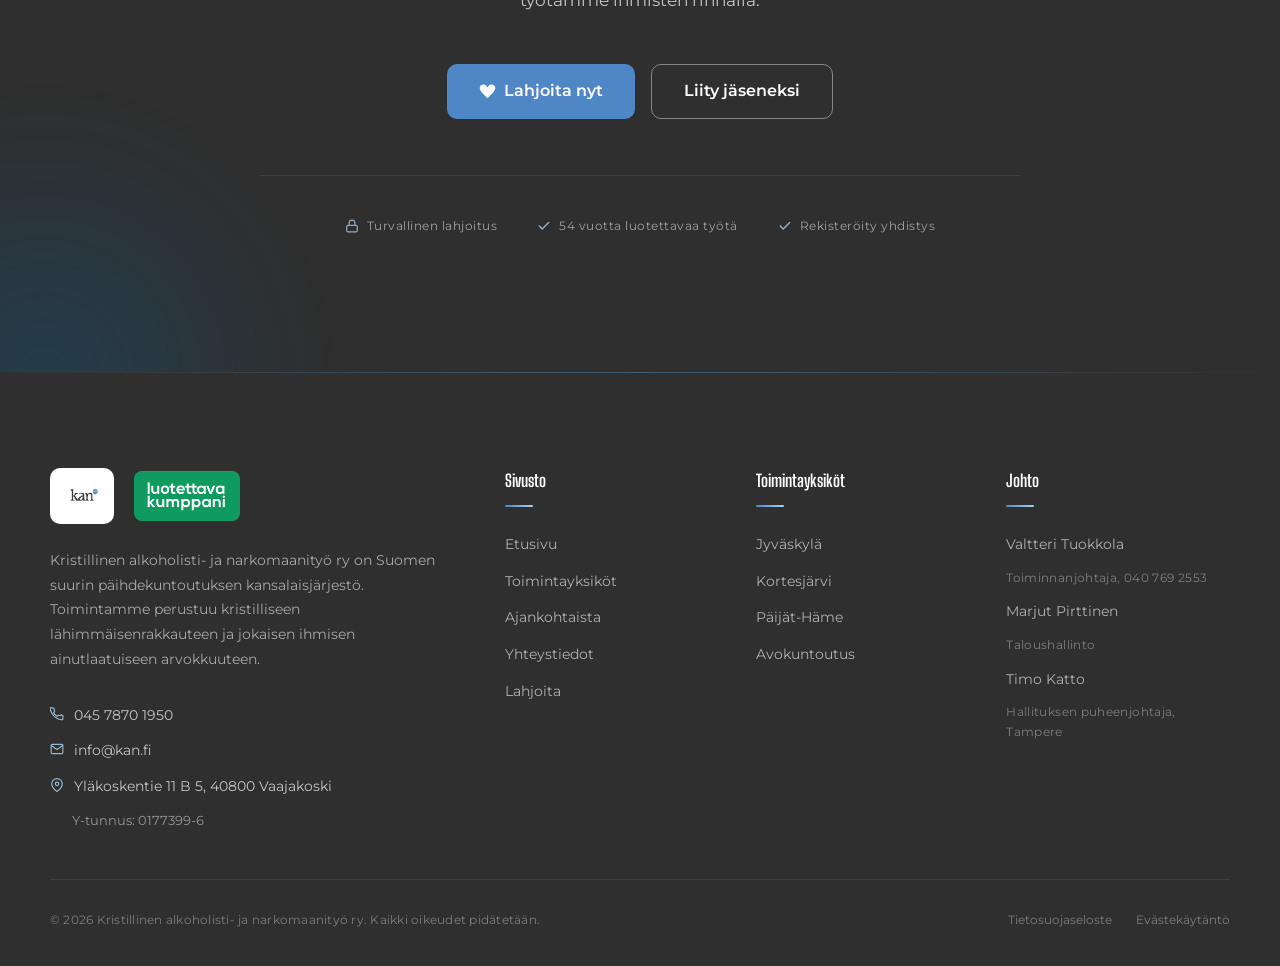
<file: yhteystiedot.html>
<!DOCTYPE html>
<html lang="fi">
<head>
  <meta charset="UTF-8">
  <meta name="viewport" content="width=device-width, initial-scale=1.0">
  <link rel="canonical" href="https://kan.fi/yhteystiedot.html">
  <meta property="og:url" content="https://kan.fi/yhteystiedot.html">
  <link rel="icon" type="image/svg+xml" href="favicon.svg?v=2">
  <link rel="icon" type="image/png" href="favicon.png?v=2">
  <link rel="apple-touch-icon" href="favicon.png?v=2">
  <script type="application/ld+json">
{
  "@context": "https://schema.org",
  "@type": "NGO",
  "name": "Kristillinen alkoholisti- ja narkomaanityö ry",
  "alternateName": "KAN ry",
  "url": "https://kan.fi/",
  "logo": "https://kan.fi/logo.png",
  "telephone": "+358457870 1950",
  "email": "info@kan.fi",
  "foundingDate": "1971",
  "address": {
    "@type": "PostalAddress",
    "streetAddress": "Yläkoskentie 11 B 5",
    "postalCode": "40800",
    "addressLocality": "Vaajakoski",
    "addressCountry": "FI"
  },
  "areaServed": "Finland",
  "description": "KAN ry on Suomen suurin päihdekuntoutuksen kansalaisjärjestö. Toimintayksiköt Jyväskylässä, Päijät-Hämeessä, Kortesjärvellä ja avokuntoutuksena."
}
</script>

  <title>Yhteystiedot — KAN ry</title>
  <meta name="description" content="Ota yhteyttä — puhelin 045 7870 1950, sähköposti info@kan.fi. Johto, hallitus, Kan-kotien yhteystiedot ja laskutusosoite.">
  <meta name="author" content="KAN ry">
  <meta name="robots" content="index, follow">
  <meta property="og:type" content="website">
  <meta property="og:title" content="Yhteystiedot — KAN ry">
  <meta property="og:description" content="Ota yhteyttä — puhelin 045 7870 1950, sähköposti info@kan.fi. Johto, hallitus, Kan-kotien yhteystiedot ja laskutusosoite.">
  <meta property="og:image" content="https://kan.fi/hero.jpg">
  <meta property="og:image:width" content="1800">
  <meta property="og:image:height" content="1200">
  <meta name="twitter:image" content="https://kan.fi/hero.jpg">
  <meta name="twitter:card" content="summary_large_image">
  <link rel="preconnect" href="https://fonts.googleapis.com">
  <link rel="preconnect" href="https://fonts.gstatic.com" crossorigin>
  <link href="https://fonts.googleapis.com/css2?family=Big+Shoulders+Display:wght@700;800;900&family=Lora:ital,wght@1,400;1,500;1,600&family=Montserrat:wght@300;400;500;600;700;800&family=Saira+Condensed:wght@300;400;500;600;700&display=swap" rel="stylesheet">
  <link rel="stylesheet" href="style.css?v=4">
</head>
<body>
<a href="#main" class="skip-link">Siirry sisältöön</a>

<div class="scroll-progress" id="scrollProgress"></div>

<nav class="navbar" id="navbar">
  <a href="index.html" class="nav-logo-img" aria-label="KAN ry – etusivu">
    <img src="logo.png" width="2000" height="2000" alt="KAN ry">
  </a>

  <ul class="nav-links">
    <li><a href="index.html">Etusivu</a></li>
    <li><a href="toimintayksikot.html">Toimintayksiköt</a></li>
    <li><a href="ajankohtaista.html">Ajankohtaista</a></li>
    <li><a href="yhteystiedot.html" aria-current="page">Yhteystiedot</a></li>
  </ul>

  <div class="nav-actions">
    <a href="liity-jaseneksi.html" class="btn-nav-ghost btn">Liity jäseneksi</a>
    <a href="lahjoita.html" class="btn btn-blue">Lahjoita</a>
    <button class="nav-burger" id="navBurger" aria-label="Avaa valikko" aria-expanded="false" aria-controls="navDrawer">
      <span class="nav-burger-bars"><span></span><span></span><span></span></span>
    </button>
  </div>
</nav>

<div class="nav-drawer" id="navDrawer" role="dialog" aria-modal="true" aria-label="Mobiilinavigaatio">
  <ul>
    <li><a href="index.html" data-drawer-link>Etusivu</a></li>
    <li><a href="toimintayksikot.html" data-drawer-link>Toimintayksiköt</a></li>
    <li><a href="ajankohtaista.html" data-drawer-link>Ajankohtaista</a></li>
    <li><a href="yhteystiedot.html" data-drawer-link>Yhteystiedot</a></li>
  </ul>
  <div class="nav-drawer-cta">
    <a href="liity-jaseneksi.html" class="btn btn-outline-blue" data-drawer-link>Liity jäseneksi</a>
    <a href="lahjoita.html" class="btn btn-yellow" data-drawer-link>Lahjoita nyt</a>
  </div>
</div>

<section class="page-hero ph-yht">
  <div class="ph-yht-img" aria-hidden="true"><img src="img-hands-sky.jpg" width="1800" height="2400" alt=""></div>
  <div class="container">
    <div class="page-hero-inner">
      <nav class="breadcrumb" aria-label="Polku"><a href="index.html">Etusivu</a> <span>/</span> <span>Yhteystiedot</span></nav>
      <h1 class="page-hero-title">Ota meihin <em>yhteyttä</em></h1>
      <p class="page-hero-lead">Olemme tavoitettavissa puhelimitse, sähköpostitse tai vierailemalla toimintayksiköissämme.</p>
    </div>
  </div>
</section>

<section id="yhteystiedot-body">
  <div class="container">

    <!-- Per-home contact cards -->
    <div class="leaders-hd">
      <span class="eyebrow fade-up">Kan-kodit</span>
      <h2 class="sec-title fade-up">Toimintayksiköiden <em>yhteystiedot</em></h2>
      <div class="divider fade-up"></div>
    </div>
    <div class="unit-grid">

      <div class="unit-card fade-up">
        <div class="unit-card-head">
          <span class="unit-tag">Kan-koti · 01</span>
          <h3 class="unit-name">Jyväskylän Kan-koti</h3>
        </div>
        <div class="unit-meta">
          <div class="unit-row">
            <svg width="14" height="14" viewBox="0 0 24 24" fill="none" stroke="currentColor" stroke-width="2" stroke-linecap="round" stroke-linejoin="round"><path d="M21 10c0 7-9 13-9 13s-9-6-9-13a9 9 0 0118 0z"/><circle cx="12" cy="10" r="3"/></svg>
            Yläkoskentie 11 B 5, 40800 Vaajakoski
          </div>
          <div class="unit-row">
            <svg width="14" height="14" viewBox="0 0 24 24" fill="none" stroke="currentColor" stroke-width="2" stroke-linecap="round" stroke-linejoin="round"><path d="M22 16.92v3a2 2 0 01-2.18 2 19.79 19.79 0 01-8.63-3.07A19.5 19.5 0 013.09 10.1a19.79 19.79 0 01-3.07-8.67A2 2 0 012 1.47h3a2 2 0 012 1.72c.127.96.361 1.903.7 2.81a2 2 0 01-.45 2.11L6.09 9.91a16 16 0 006 6l1.27-1.27a2 2 0 012.11-.45c.907.339 1.85.573 2.81.7A2 2 0 0122 16.92z"/></svg>
            <a href="tel:+358504099179">050 4099 179</a>
          </div>
          <div class="unit-row">
            <svg width="14" height="14" viewBox="0 0 24 24" fill="none" stroke="currentColor" stroke-width="2" stroke-linecap="round" stroke-linejoin="round"><path d="M4 4h16c1.1 0 2 .9 2 2v12c0 1.1-.9 2-2 2H4c-1.1 0-2-.9-2-2V6c0-1.1.9-2 2-2z"/><polyline points="22,6 12,13 2,6"/></svg>
            <a href="mailto:jyvaskyla@kan.fi">jyvaskyla@kan.fi</a>
          </div>
          <div class="unit-vastaava"><strong>Vastaava ohjaaja:</strong> Mervi Ahvenlampi</div>
          <div class="unit-vastaava"><strong>Vastuuohjaaja:</strong> Sari Karola</div>
        </div>
        <p class="unit-more-text">Lisätietoja löydät sivulta <a href="toimintayksikot.html#jyvaskyla">Toimintayksiköt</a>.</p>
      </div>

      <div class="unit-card fade-up d1">
        <div class="unit-card-head">
          <span class="unit-tag">Kan-koti · 03</span>
          <h3 class="unit-name">Kortesjärven Kan-koti</h3>
        </div>
        <div class="unit-meta">
          <div class="unit-row">
            <svg width="14" height="14" viewBox="0 0 24 24" fill="none" stroke="currentColor" stroke-width="2" stroke-linecap="round" stroke-linejoin="round"><path d="M21 10c0 7-9 13-9 13s-9-6-9-13a9 9 0 0118 0z"/><circle cx="12" cy="10" r="3"/></svg>
            Fräntiläntie 174, 62430 Peltotupa
          </div>
          <div class="unit-row">
            <svg width="14" height="14" viewBox="0 0 24 24" fill="none" stroke="currentColor" stroke-width="2" stroke-linecap="round" stroke-linejoin="round"><path d="M22 16.92v3a2 2 0 01-2.18 2 19.79 19.79 0 01-8.63-3.07A19.5 19.5 0 013.09 10.1a19.79 19.79 0 01-3.07-8.67A2 2 0 012 1.47h3a2 2 0 012 1.72c.127.96.361 1.903.7 2.81a2 2 0 01-.45 2.11L6.09 9.91a16 16 0 006 6l1.27-1.27a2 2 0 012.11-.45c.907.339 1.85.573 2.81.7A2 2 0 0122 16.92z"/></svg>
            <a href="tel:+358405741087">040 574 1087</a>
          </div>
          <div class="unit-row">
            <svg width="14" height="14" viewBox="0 0 24 24" fill="none" stroke="currentColor" stroke-width="2" stroke-linecap="round" stroke-linejoin="round"><path d="M4 4h16c1.1 0 2 .9 2 2v12c0 1.1-.9 2-2 2H4c-1.1 0-2-.9-2-2V6c0-1.1.9-2 2-2z"/><polyline points="22,6 12,13 2,6"/></svg>
            <a href="mailto:kortesjarvi@kan.fi">kortesjarvi@kan.fi</a>
          </div>
          <div class="unit-vastaava"><strong>Vastaava:</strong> Kirsi Ruotsala, sosionomi</div>
        </div>
        <p class="unit-more-text">Lisätietoja löydät sivulta <a href="toimintayksikot.html#kortesjarvi">Toimintayksiköt</a>.</p>
      </div>

      <div class="unit-card fade-up d2">
        <div class="unit-card-head">
          <span class="unit-tag">Kan-koti · 02</span>
          <h3 class="unit-name">Päijät-Hämeen Kan-koti</h3>
        </div>
        <div class="unit-meta">
          <div class="unit-row">
            <svg width="14" height="14" viewBox="0 0 24 24" fill="none" stroke="currentColor" stroke-width="2" stroke-linecap="round" stroke-linejoin="round"><path d="M21 10c0 7-9 13-9 13s-9-6-9-13a9 9 0 0118 0z"/><circle cx="12" cy="10" r="3"/></svg>
            Viikinäistentie 35, 19210 Lusi (Heinola)
          </div>
          <div class="unit-row">
            <svg width="14" height="14" viewBox="0 0 24 24" fill="none" stroke="currentColor" stroke-width="2" stroke-linecap="round" stroke-linejoin="round"><path d="M22 16.92v3a2 2 0 01-2.18 2 19.79 19.79 0 01-8.63-3.07A19.5 19.5 0 013.09 10.1a19.79 19.79 0 01-3.07-8.67A2 2 0 012 1.47h3a2 2 0 012 1.72c.127.96.361 1.903.7 2.81a2 2 0 01-.45 2.11L6.09 9.91a16 16 0 006 6l1.27-1.27a2 2 0 012.11-.45c.907.339 1.85.573 2.81.7A2 2 0 0122 16.92z"/></svg>
            <a href="tel:+358503392175">050 339 2175</a>
          </div>
          <div class="unit-row">
            <svg width="14" height="14" viewBox="0 0 24 24" fill="none" stroke="currentColor" stroke-width="2" stroke-linecap="round" stroke-linejoin="round"><path d="M4 4h16c1.1 0 2 .9 2 2v12c0 1.1-.9 2-2 2H4c-1.1 0-2-.9-2-2V6c0-1.1.9-2 2-2z"/><polyline points="22,6 12,13 2,6"/></svg>
            <a href="mailto:paijat.hame@kan.fi">paijat.hame@kan.fi</a>
          </div>
          <div class="unit-vastaava"><strong>Vastaava:</strong> Jouko Vuorenniemi · <a href="tel:+358447448387">044 744 8387</a></div>
        </div>
        <p class="unit-more-text">Lisätietoja löydät sivulta <a href="toimintayksikot.html#paijat-hame">Toimintayksiköt</a>.</p>
      </div>

      <div class="unit-card fade-up d3">
        <div class="unit-card-head">
          <span class="unit-tag">Avokuntoutus · 04</span>
          <h3 class="unit-name">Avokuntoutus</h3>
        </div>
        <div class="unit-meta">
          <div class="unit-row">
            <svg width="14" height="14" viewBox="0 0 24 24" fill="none" stroke="currentColor" stroke-width="2" stroke-linecap="round" stroke-linejoin="round"><path d="M22 16.92v3a2 2 0 01-2.18 2 19.79 19.79 0 01-8.63-3.07A19.5 19.5 0 013.09 10.1a19.79 19.79 0 01-3.07-8.67A2 2 0 012 1.47h3a2 2 0 012 1.72c.127.96.361 1.903.7 2.81a2 2 0 01-.45 2.11L6.09 9.91a16 16 0 006 6l1.27-1.27a2 2 0 012.11-.45c.907.339 1.85.573 2.81.7A2 2 0 0122 16.92z"/></svg>
            <a href="tel:+358447448387">044 744 8387</a>
          </div>
          <div class="unit-row">
            <svg width="14" height="14" viewBox="0 0 24 24" fill="none" stroke="currentColor" stroke-width="2" stroke-linecap="round" stroke-linejoin="round"><path d="M4 4h16c1.1 0 2 .9 2 2v12c0 1.1-.9 2-2 2H4c-1.1 0-2-.9-2-2V6c0-1.1.9-2 2-2z"/><polyline points="22,6 12,13 2,6"/></svg>
            <a href="mailto:paijat.hame@kan.fi">paijat.hame@kan.fi</a>
          </div>
          <div class="unit-vastaava"><strong>Vastaava:</strong> Jouko Vuorenniemi · <a href="tel:+358447448387">044 744 8387</a></div>
        </div>
        <p class="unit-more-text">Lisätietoja löydät sivulta <a href="toimintayksikot.html#avokuntoutus">Toimintayksiköt</a>.</p>
      </div>

    </div><!-- /.unit-grid -->

    <!-- Lahjoitustiedot notice -->
    <div class="donate-notice fade-up">
      <svg width="16" height="16" viewBox="0 0 24 24" fill="currentColor" stroke="none"><path d="M12 21.593c-5.63-5.539-11-10.297-11-14.402 0-3.791 3.068-5.191 5.281-5.191 1.312 0 4.151.501 5.719 4.457 1.59-3.968 4.464-4.447 5.726-4.447 2.54 0 5.274 1.621 5.274 5.181 0 4.069-5.136 8.625-11 14.402z"/></svg>
      <span>Lahjoitustiedot löytyvät <a href="lahjoita.html">omalta sivulta</a>.</span>
    </div>

    <!-- Johto & hallitus -->
    <div class="leaders">
      <div class="leaders-hd">
        <span class="eyebrow fade-up">Johto &amp; hallitus</span>
        <h2 class="sec-title fade-up">Ota suoraan <em>yhteyttä</em></h2>
        <div class="divider fade-up"></div>
      </div>

      <!-- Featured: Valtteri + Marjut -->
      <div class="leaders-grid">
        <div class="leader-card leader-card--featured fade-up">
          <div class="leader-photo"><img src="team-valtteri.png" width="217" height="300" alt="Valtteri Tuokkola"></div>
          <h4 class="leader-name">Valtteri Tuokkola</h4>
          <p class="leader-role">Toiminnanjohtaja</p>
          <a href="tel:+358407692553">040 769 2553</a>
          <a href="mailto:valtteri.tuokkola@kan.fi">valtteri.tuokkola@kan.fi</a>
        </div>
        <div class="leader-card leader-card--featured fade-up d1">
          <div class="leader-photo"><img src="team-marjut.png" width="204" height="192" alt="Marjut Pirttinen"></div>
          <h4 class="leader-name">Marjut Pirttinen</h4>
          <p class="leader-role">Taloushallinto</p>
          <a href="tel:+358457870 1950">045 7870 1950</a>
          <a href="mailto:marjut.pirttinen@kan.fi">marjut.pirttinen@kan.fi</a>
        </div>
        <div class="laskutus-card fade-up d2">
          <span class="laskutus-tag">Laskutusosoite</span>
          <p><strong>Operaattori:</strong> Apix Messaging Oy 003723327487</p>
          <p><strong>OVT-tunnus:</strong> 003701773996</p>
        </div>
      </div>

      <!-- Hallitus as list -->
      <div class="hallitus-section fade-up">
        <p class="hallitus-hd">Hallitus</p>
        <ul class="hallitus-list">
          <li class="hallitus-item">
            <span class="hallitus-item-name">Timo Katto</span>
            <span class="hallitus-item-role">Puheenjohtaja · Tampere</span>
            <a href="tel:+358503301164">050 330 1164</a>
            <a href="mailto:timo.katto@kan.fi">timo.katto@kan.fi</a>
          </li>
          <li class="hallitus-item">
            <span class="hallitus-item-name">Ilpo Talka</span>
            <span class="hallitus-item-role">Varapuheenjohtaja · Pello</span>
            <a href="tel:+358440611214">044 0611214</a>
            <a href="mailto:ilpo.talka@gmail.com">ilpo.talka@gmail.com</a>
          </li>
          <li class="hallitus-item">
            <span class="hallitus-item-name">Matti Puukki</span>
            <span class="hallitus-item-role">Sihteeri · Uusikaupunki</span>
            <a href="mailto:matti.puukki@kan.fi">matti.puukki@kan.fi</a>
          </li>
          <li class="hallitus-item">
            <span class="hallitus-item-name">Mika Hiltunen</span>
            <span class="hallitus-item-role">Hallitus · Nastola</span>
            <a href="tel:+358440334253">044 0334 253</a>
            <a href="mailto:mikahiltunen@hotmail.com">mikahiltunen@hotmail.com</a>
          </li>
          <li class="hallitus-item">
            <span class="hallitus-item-name">Marjaana Rauma</span>
            <span class="hallitus-item-role">Hallitus · Vaasa</span>
            <a href="mailto:marjaana.rauma@gmail.com">marjaana.rauma@gmail.com</a>
          </li>
        </ul>
      </div>
    </div>

  </div>
</section>

<section id="lahjoita-cta">
  <div class="container">
    <div class="donate-wrap">
      <span class="eyebrow fade-up">Tue elämänmuutostyötä</span>
      <h2 class="donate-title fade-up">Jokaisella ihmisellä on<br><em>mahdollisuus muutokseen</em></h2>
      <p class="donate-lead fade-up">Tukesi luo turvaa ja avaa ovia uuteen alkuun. Jokainen lahjoitus vahvistaa työtämme ihmisten rinnalla.</p>
      <div class="donate-cta fade-up">
        <a href="lahjoita.html" class="btn btn-blue btn-lg">
          <svg width="17" height="17" viewBox="0 0 24 24" fill="currentColor" stroke="none"><path d="M12 21.593c-5.63-5.539-11-10.297-11-14.402 0-3.791 3.068-5.191 5.281-5.191 1.312 0 4.151.501 5.719 4.457 1.59-3.968 4.464-4.447 5.726-4.447 2.54 0 5.274 1.621 5.274 5.181 0 4.069-5.136 8.625-11 14.402z"/></svg>
          Lahjoita nyt
        </a>
        <a href="liity-jaseneksi.html" class="btn btn-white-outline btn-lg">Liity jäseneksi</a>
      </div>
      <div class="trust-row fade-up d2">
        <div class="trust-item"><svg width="14" height="14" viewBox="0 0 24 24" fill="none" stroke="currentColor" stroke-width="2" stroke-linecap="round" stroke-linejoin="round"><rect x="3" y="11" width="18" height="11" rx="2" ry="2"/><path d="M7 11V7a5 5 0 0110 0v4"/></svg>Turvallinen lahjoitus</div>
        <div class="trust-item"><svg width="14" height="14" viewBox="0 0 24 24" fill="none" stroke="currentColor" stroke-width="2.5" stroke-linecap="round" stroke-linejoin="round"><polyline points="20 6 9 17 4 12"/></svg>54 vuotta luotettavaa työtä</div>
        <div class="trust-item"><svg width="14" height="14" viewBox="0 0 24 24" fill="none" stroke="currentColor" stroke-width="2.5" stroke-linecap="round" stroke-linejoin="round"><polyline points="20 6 9 17 4 12"/></svg>Rekisteröity yhdistys</div>
      </div>
    </div>
  </div>
</section>

<footer id="yhteystiedot-footer">
  <div class="footer-grid">

    <div>
    <div class="footer-badges">
      <img src="img-kan-logo-sq.png" width="2000" height="2000" alt="KAN ry" class="footer-badge-logo">
      <img src="img-luotettava-kumppani.jpg" width="842" height="396" alt="Luotettava kumppani" class="footer-badge-lk">
    </div>
          <p class="f-desc">
        Kristillinen alkoholisti- ja narkomaanityö ry on Suomen suurin päihdekuntoutuksen kansalaisjärjestö. Toimintamme perustuu kristilliseen lähimmäisenrakkauteen ja jokaisen ihmisen ainutlaatuiseen arvokkuuteen.
      </p>
      <div class="f-contact">
        <a href="tel:+358457870 1950">
          <span class="f-contact-icon"><svg width="14" height="14" viewBox="0 0 24 24" fill="none" stroke="currentColor" stroke-width="2" stroke-linecap="round" stroke-linejoin="round"><path d="M22 16.92v3a2 2 0 01-2.18 2 19.79 19.79 0 01-8.63-3.07A19.5 19.5 0 013.09 10.1a19.79 19.79 0 01-3.07-8.67A2 2 0 012 1.47h3a2 2 0 012 1.72c.127.96.361 1.903.7 2.81a2 2 0 01-.45 2.11L6.09 9.91a16 16 0 006 6l1.27-1.27a2 2 0 012.11-.45c.907.339 1.85.573 2.81.7A2 2 0 0122 16.92z"/></svg></span>
          045 7870 1950
        </a>
        <a href="mailto:info@kan.fi">
          <span class="f-contact-icon"><svg width="14" height="14" viewBox="0 0 24 24" fill="none" stroke="currentColor" stroke-width="2" stroke-linecap="round" stroke-linejoin="round"><path d="M4 4h16c1.1 0 2 .9 2 2v12c0 1.1-.9 2-2 2H4c-1.1 0-2-.9-2-2V6c0-1.1.9-2 2-2z"/><polyline points="22,6 12,13 2,6"/></svg></span>
          info@kan.fi
        </a>
        <div class="f-contact-item">
          <span class="f-contact-icon"><svg width="14" height="14" viewBox="0 0 24 24" fill="none" stroke="currentColor" stroke-width="2" stroke-linecap="round" stroke-linejoin="round"><path d="M21 10c0 7-9 13-9 13s-9-6-9-13a9 9 0 0118 0z"/><circle cx="12" cy="10" r="3"/></svg></span>
          Yläkoskentie 11 B 5, 40800 Vaajakoski
        </div>
        <div class="f-contact-item f-ytunnus">Y-tunnus: 0177399-6</div>
      </div>
    </div>

    <div>
      <h4 class="f-col-title">Sivusto</h4>
      <ul class="f-links">
        <li><a href="index.html">Etusivu</a></li>
        <li><a href="toimintayksikot.html">Toimintayksiköt</a></li>
        <li><a href="ajankohtaista.html">Ajankohtaista</a></li>
        <li><a href="yhteystiedot.html">Yhteystiedot</a></li>
        <li><a href="lahjoita.html">Lahjoita</a></li>
      </ul>
    </div>

    <div>
      <h4 class="f-col-title">Toimintayksiköt</h4>
      <ul class="f-links">
        <li><a href="toimintayksikot.html#jyvaskyla">Jyväskylä</a></li>
        <li><a href="toimintayksikot.html#kortesjarvi">Kortesjärvi</a></li>
                <li><a href="toimintayksikot.html#paijat-hame">Päijät-Häme</a></li>
        <li><a href="toimintayksikot.html#avokuntoutus">Avokuntoutus</a></li>
      </ul>
    </div>

    <div>
      <h4 class="f-col-title">Johto</h4>
      <ul class="f-links">
        <li><a href="mailto:valtteri.tuokkola@kan.fi">Valtteri Tuokkola</a></li>
        <li><span class="f-sub">Toiminnanjohtaja, 040 769 2553</span></li>
        <li><a href="mailto:marjut.pirttinen@kan.fi">Marjut Pirttinen</a></li>
        <li><span class="f-sub">Taloushallinto</span></li>
        <li><a href="mailto:timo.katto@kan.fi">Timo Katto</a></li>
        <li><span class="f-sub">Hallituksen puheenjohtaja, Tampere</span></li>
      </ul>
    </div>

  </div>

  <div class="footer-bottom">
    <p>© 2026 Kristillinen alkoholisti- ja narkomaanityö ry. Kaikki oikeudet pidätetään.</p>
    <div class="footer-bottom-links">
      <a href="tietosuojaseloste.html">Tietosuojaseloste</a>
      <a href="evastekaytanto.html">Evästekäytäntö</a>
    </div>
  </div>
</footer>

<script src="script.js"></script>

<div id="cookie-banner" role="dialog" aria-label="Evästeasetukset">
  <p>Tämä sivusto käyttää välttämättömiä evästeitä. Jatkamalla hyväksyt evästeiden käytön.</p>
  <button type="button" id="cookie-accept">Hyväksyn</button>
</div>

</body>
</html>
</file>
<file: style.css>
:root {
      /* Brand palette — STRICT, 7 colors + white */
      --blue:         #4F86C6;
      --blue-sky:     #A8D0F0;
      --orange:       #FFC933;
      --orange-soft:  #FFF1A8;
      --grey-light:   #F4F4F4;
      --grey:         #DDDDDD;
      --grey-dark:    #2F2F2F;
      --white:        #FFFFFF;

      /* Aliases (no extra hues — only palette colors or opacity tints) */
      --blue-hover:   #2F2F2F;
      --blue-deep:    #2F2F2F;
      --blue-dark:    #2F2F2F;
      --blue-navy:    #2F2F2F;
      --blue-pale:    rgba(79,134,198,0.10);
      --blue-pale2:   rgba(79,134,198,0.20);
      --gold:         #FFC933;
      --text:         #2F2F2F;
      --text-body:    #2F2F2F;
      --text-light:   rgba(47,47,47,0.70);
      --text-mute:    rgba(47,47,47,0.50);
      --bg:           #FFFFFF;
      --surface:      #F4F4F4;
      --surface-2:    #DDDDDD;
      --border:       #DDDDDD;
      --border-soft:  #DDDDDD;

      --shadow-xs:    0 1px 2px rgba(47,47,47,0.05);
      --shadow-sm:    0 2px 8px rgba(47,47,47,0.06);
      --shadow:       0 8px 28px rgba(47,47,47,0.10);
      --shadow-lg:    0 24px 56px rgba(47,47,47,0.18);
      --shadow-glow:  0 18px 44px rgba(79,134,198,0.32);
      --radius:       18px;
      --radius-sm:    10px;
      --radius-xs:    6px;
      --grain: radial-gradient(rgba(47,47,47,0.04) 1px, transparent 1px);

      /* Type — prefer exact brand fonts (local install / Adobe Fonts kit),
         fallback to nearest free subs */
      --font-body:    'Montserrat', 'Outfit', system-ui, sans-serif;
      --font-sub:     'Estenda 30 Deca', 'Estenda', 'Saira Condensed', 'Outfit', sans-serif;
      --font-head:    'Big Shoulders Display', 'Anton', 'Saira Condensed', sans-serif;
    }

    *, *::before, *::after { box-sizing: border-box; margin: 0; padding: 0; }
    html { scroll-behavior: smooth; -webkit-font-smoothing: antialiased; -moz-osx-font-smoothing: grayscale; }
    body {
      font-family: var(--font-body); background: var(--bg); color: var(--text);
      line-height: 1.6; overflow-x: hidden;
    }
    img { display: block; max-width: 100%; }
    a { color: inherit; text-decoration: none; }
    ::selection { background: var(--blue); color: var(--white); }

    /* Scroll progress bar */
    .scroll-progress {
      position: fixed; top: 0; left: 0; height: 3px; width: 0;
      background: linear-gradient(90deg, var(--blue), var(--blue-sky));
      z-index: 2000; transition: width 0.1s linear;
      box-shadow: 0 0 10px rgba(94,184,255,0.5);
    }

    /* ── SVG ICONS ─────────────────────────────── */
    .icon { display: inline-flex; align-items: center; justify-content: center; flex-shrink: 0; }

    /* ── NAVBAR ─ clear-on-top, floating-on-scroll ─ */
    .navbar {
      position: fixed; top: 0; left: 50%;
      transform: translateX(-50%);
      width: calc(100% - 2rem); max-width: 1280px;
      z-index: 1000;
      padding: 0.8rem 1.5rem;
      display: flex; align-items: center; justify-content: space-between; gap: 1rem;
      background: transparent;
      border: 1px solid transparent;
      border-radius: 0;
      box-shadow: none;
      transition: top 0.4s cubic-bezier(0.2,0.7,0.2,1),
                  max-width 0.4s cubic-bezier(0.2,0.7,0.2,1),
                  padding 0.4s ease,
                  background 0.35s ease,
                  border-color 0.35s ease,
                  border-radius 0.35s ease,
                  box-shadow 0.35s ease;
    }
    .navbar.scrolled {
      top: 0.85rem;
      max-width: 1080px;
      padding: 0.45rem 1rem;
      background: rgba(255,255,255,0.78);
      backdrop-filter: blur(16px) saturate(160%);
      -webkit-backdrop-filter: blur(16px) saturate(160%);
      border-color: var(--border);
      border-radius: 14px;
      box-shadow: 0 10px 32px rgba(20,30,50,0.10);
    }
    /* Default (clear over dark hero, e.g. etusivu) — light text */
    .has-dark-hero .navbar .nav-links a { color: rgba(255,255,255,0.95); }
    .has-dark-hero .navbar .nav-links a:hover { color: var(--white); background: rgba(255,255,255,0.16); }
    .has-dark-hero .navbar .btn-nav-ghost {
      color: var(--white); border-color: rgba(255,255,255,0.6);
      background: rgba(255,255,255,0.08); backdrop-filter: blur(6px);
    }
    .has-dark-hero .navbar .btn-nav-ghost:hover { background: rgba(255,255,255,0.18); border-color: var(--white); color: var(--white); }
    .has-dark-hero .navbar .nav-burger-bars span { background: var(--white); }
    .has-dark-hero .navbar .nav-burger:hover { background: rgba(255,255,255,0.12); }

    /* Default (inner pages — light bg behind transparent nav) — dark text */
    body:not(.has-dark-hero) .navbar .nav-links a { color: var(--text-body); }
    body:not(.has-dark-hero) .navbar .nav-links a:hover { color: var(--blue); background: var(--blue-pale); }
    body:not(.has-dark-hero) .navbar .btn-nav-ghost {
      color: var(--text); border-color: var(--border);
      background: transparent; backdrop-filter: none;
    }
    body:not(.has-dark-hero) .navbar .btn-nav-ghost:hover { border-color: var(--blue); color: var(--blue); }
    body:not(.has-dark-hero) .navbar .nav-burger-bars span { background: var(--text); }
    body:not(.has-dark-hero) .navbar .nav-burger:hover { background: rgba(0,0,0,0.05); }

    /* Scrolled state — dark text on translucent white pill */
    .navbar.scrolled .nav-links a { color: var(--text-body); }
    .navbar.scrolled .nav-links a:hover { color: var(--blue); background: var(--blue-pale); }
    .navbar.scrolled .btn-nav-ghost {
      color: var(--text); border-color: var(--border);
      background: transparent; backdrop-filter: none;
    }
    .navbar.scrolled .btn-nav-ghost:hover { border-color: var(--blue); color: var(--blue); }
    .navbar.scrolled .nav-burger-bars span { background: var(--text); box-shadow: none; }
    .navbar.scrolled .nav-burger:hover { background: rgba(0,0,0,0.05); }
    .navbar .nav-logo-mark { background: var(--blue); }

    .nav-logo-img { display: inline-flex; align-items: center; flex-shrink: 0; min-width: 0; }
    .nav-logo-img img {
      height: 132px; width: auto; max-width: none; display: block;
      object-fit: contain;
      background: transparent;
      transition: opacity 0.22s, height 0.35s;
    }
    .nav-logo-img:hover img { opacity: 0.82; }
    .navbar.scrolled .nav-logo-img img {
      height: 104px;
    }

    .nav-logo { display: flex; align-items: center; gap: 0.75rem; }
    .nav-logo-mark {
      width: 40px; height: 40px; background: rgba(255,255,255,0.15);
      border-radius: 10px; display: flex; align-items: center; justify-content: center;
      font-family: var(--font-head); font-size: 1.2rem; font-weight: 700;
      color: var(--white); flex-shrink: 0; transition: background 0.35s;
    }
    .nav-logo-name {
      font-family: var(--font-head); font-size: 1.2rem; font-weight: 700;
      color: var(--white); display: block; line-height: 1.2; transition: color 0.35s;
    }
    .nav-logo-tag { font-size: 0.63rem; color: rgba(255,255,255,0.55); display: block; letter-spacing: 0.02em; transition: color 0.35s; }

    .nav-links { display: flex; align-items: center; gap: 0.1rem; list-style: none; }
    .nav-links a {
      color: rgba(255,255,255,0.88); font-size: 0.875rem; font-weight: 500;
      padding: 0.5rem 0.875rem; border-radius: 7px; transition: all 0.2s;
    }
    .nav-links a:hover { color: var(--white); background: rgba(255,255,255,0.12); }

    .nav-actions { display: flex; align-items: center; gap: 0.75rem; }

    /* Hamburger button (mobile only) */
    .nav-burger {
      display: none; width: 44px; height: 44px;
      align-items: center; justify-content: center;
      background: transparent; border: none; cursor: pointer; padding: 0;
      border-radius: 8px; transition: background 0.22s;
      position: relative;
    }
    .nav-burger:hover { background: rgba(0,0,0,0.05); }
    .nav-burger-bars {
      width: 22px; height: 14px; position: relative;
    }
    .nav-burger-bars span {
      position: absolute; left: 0; right: 0; height: 2px;
      background: var(--text); border-radius: 2px;
      transition: transform 0.3s ease, top 0.3s ease, opacity 0.2s ease;
    }
    .nav-burger-bars span:nth-child(1) { top: 0; }
    .nav-burger-bars span:nth-child(2) { top: 6px; }
    .nav-burger-bars span:nth-child(3) { top: 12px; }
    .nav-burger.open .nav-burger-bars span:nth-child(1) { top: 6px; transform: rotate(45deg); }
    .nav-burger.open .nav-burger-bars span:nth-child(2) { opacity: 0; }
    .nav-burger.open .nav-burger-bars span:nth-child(3) { top: 6px; transform: rotate(-45deg); }

    /* Mobile drawer */
    .nav-drawer {
      position: fixed; top: 0; left: 0; right: 0; bottom: 0; z-index: 999;
      background: var(--white);
      padding: 7rem 1.5rem 2rem;
      opacity: 0; visibility: hidden;
      transform: translateY(-10px);
      transition: opacity 0.3s ease, transform 0.3s ease, visibility 0.3s;
      display: flex; flex-direction: column;
      overflow-y: auto;
    }
    .nav-drawer.open {
      opacity: 1; visibility: visible; transform: translateY(0);
    }
    .nav-drawer ul {
      list-style: none; display: flex; flex-direction: column;
      gap: 0.25rem; margin-bottom: 2.5rem;
    }
    .nav-drawer ul a {
      display: block; padding: 1rem 0.5rem;
      font-family: var(--font-head);
      font-size: 1.7rem; font-weight: 600; color: var(--text);
      border-bottom: 1px solid var(--border);
      transition: color 0.22s, padding-left 0.22s;
    }
    .nav-drawer ul a:hover, .nav-drawer ul a:focus { color: var(--blue); padding-left: 1rem; }
    .nav-drawer-cta {
      display: flex; flex-direction: column; gap: 0.7rem;
      margin-top: auto; padding-top: 1.5rem;
    }
    .nav-drawer-cta .btn { width: 100%; justify-content: center; padding: 1rem; }
    body.nav-open { overflow: hidden; }
    .btn { display: inline-flex; align-items: center; justify-content: center; gap: 0.45rem;
           font-weight: 600; font-size: 0.875rem; padding: 0.625rem 1.35rem;
           border-radius: var(--radius-sm); transition: all 0.22s; cursor: pointer; border: none; white-space: nowrap; }
    .btn-lg { padding: 0.875rem 2rem; font-size: 0.975rem; border-radius: 10px; }
    .btn-blue  { background: var(--blue); color: var(--white); }
    .btn-blue:hover  { background: var(--blue-hover); transform: translateY(-1px); box-shadow: 0 6px 20px rgba(1,112,185,0.35); }
    .btn-nav-ghost {
      color: rgba(255,255,255,0.88); border: 1.5px solid rgba(255,255,255,0.38);
      background: transparent; font-size: 0.875rem; font-weight: 600;
      padding: 0.55rem 1.2rem; border-radius: var(--radius-sm); transition: all 0.22s;
    }
    .btn-nav-ghost:hover { border-color: rgba(255,255,255,0.75); color: var(--white); }
    .btn-outline-blue {
      color: var(--blue); border: 1.5px solid var(--blue); background: transparent;
    }
    .btn-outline-blue:hover { background: var(--blue); color: var(--white); transform: translateY(-1px); }
    .btn-white-outline {
      color: var(--white); border: 1.5px solid rgba(255,255,255,0.42); background: transparent;
    }
    .btn-white-outline:hover { border-color: var(--white); background: rgba(255,255,255,0.1); }

    /* ── HERO ─ cinematic full-bleed ───────────────── */
    #hero {
      position: relative; width: 100%;
      min-height: 115vh; height: auto;
      overflow: hidden;
      display: flex; align-items: flex-end;
      color: var(--white);
      padding-top: 7rem;
    }
    .hero-bg {
      position: absolute; inset: 0; z-index: 0;
      background: url('hero.jpg') center/cover no-repeat;
      animation: heroKenBurns 22s ease-in-out infinite alternate;
    }
    @keyframes heroKenBurns {
      0%   { transform: scale(1.04) translate(0,0); }
      100% { transform: scale(1.10) translate(-1.5%, -1%); }
    }
    .hero-scrim {
      position: absolute; inset: 0; z-index: 1;
      background:
        linear-gradient(180deg, rgba(6,18,34,0.22) 0%, rgba(6,18,34,0.0) 25%, rgba(6,18,34,0.08) 55%, rgba(6,18,34,0.88) 100%),
        linear-gradient(90deg, rgba(6,18,34,0.35) 0%, rgba(6,18,34,0.0) 65%);
      pointer-events: none;
    }
    .hero-vignette {
      position: absolute; inset: 0; z-index: 1; pointer-events: none;
      background: radial-gradient(ellipse 120% 90% at 50% 60%, transparent 65%, rgba(0,0,0,0.32) 100%);
    }

    .hero-content {
      position: relative; z-index: 2;
      width: 100%; max-width: 1280px;
      margin: 0 auto; padding: 0 3rem 0.85rem;
      display: block;
    }
    .hero-text { max-width: 880px; }

    .hero-eyebrow {
      display: inline-flex; align-items: center; gap: 0.7rem;
      padding: 0.45rem 0.95rem; margin-bottom: 1.75rem;
      background: rgba(255,255,255,0.10);
      border: 1px solid rgba(255,255,255,0.22);
      border-radius: 100px; backdrop-filter: blur(8px);
      -webkit-backdrop-filter: blur(8px);
      font-size: 0.72rem; font-weight: 700; letter-spacing: 0.18em;
      text-transform: uppercase; color: rgba(255,255,255,0.95);
    }
    .hero-eyebrow-dot {
      width: 7px; height: 7px; border-radius: 50%;
      background: var(--blue-sky);
      box-shadow: 0 0 12px var(--blue-sky);
    }

    .hero-title {
      font-family: var(--font-head);
      font-size: clamp(2.4rem, 5.5vw, 4.6rem);
      font-weight: 700; line-height: 1.08; letter-spacing: -0.02em;
      color: var(--white);
      padding-bottom: 0.15em;
    }
    .hero-title em {
      display: inline-block;
      font-family: var(--font-sub);
      font-style: italic;
      font-weight: 700;
      font-size: 1.12em;
      letter-spacing: 0.005em;
      line-height: 1.12;
      padding: 0.05em 0.08em 0.18em;
      white-space: nowrap;
      overflow-wrap: normal;
      word-break: keep-all;
      max-width: 100%;
      background: linear-gradient(120deg, var(--orange) 0%, var(--orange-soft) 100%);
      -webkit-background-clip: text; background-clip: text;
      -webkit-text-fill-color: transparent;
    }
    .hero-sub {
      max-width: 560px; margin: 1.5rem 0 2.5rem;
      font-size: 1.1rem; line-height: 1.7;
      color: rgba(255,255,255,0.92); font-weight: 400;
    }
    .hero-cta {
      display: flex; gap: 0.875rem; flex-wrap: wrap;
    }
    .btn-hero-primary {
      background: linear-gradient(135deg, var(--blue), var(--blue-sky));
      color: var(--white);
      padding: 1rem 2.1rem; border-radius: 100px;
      font-weight: 700; font-size: 0.95rem; letter-spacing: 0.04em;
      border: none; cursor: pointer; display: inline-flex; align-items: center; gap: 0.55rem;
      box-shadow: 0 14px 32px rgba(1,112,185,0.45), 0 2px 0 rgba(255,255,255,0.18) inset;
      transition: transform 0.22s, box-shadow 0.22s;
    }
    .btn-hero-primary:hover {
      transform: translateY(-2px);
      box-shadow: 0 20px 44px rgba(1,112,185,0.55), 0 2px 0 rgba(255,255,255,0.22) inset;
    }
    .btn-hero-ghost {
      background: rgba(255,255,255,0.08);
      border: 1.5px solid rgba(255,255,255,0.35);
      color: var(--white); padding: 1rem 2.1rem; border-radius: 100px;
      font-weight: 600; font-size: 0.95rem; letter-spacing: 0.04em;
      backdrop-filter: blur(10px); -webkit-backdrop-filter: blur(10px);
      cursor: pointer; display: inline-flex; align-items: center; gap: 0.55rem;
      transition: background 0.22s, border-color 0.22s, transform 0.22s;
    }
    .btn-hero-ghost:hover {
      background: rgba(255,255,255,0.18);
      border-color: rgba(255,255,255,0.7);
      transform: translateY(-2px);
    }

    /* Side stat rail right */
    .hero-rail {
      display: flex; flex-direction: column; gap: 1.25rem;
      padding: 1.75rem 1.5rem;
      background: rgba(255,255,255,0.08);
      border: 1px solid rgba(255,255,255,0.18);
      border-radius: 20px;
      backdrop-filter: blur(20px) saturate(140%);
      -webkit-backdrop-filter: blur(20px) saturate(140%);
      box-shadow: 0 20px 50px rgba(0,0,0,0.30), 0 1px 0 rgba(255,255,255,0.18) inset;
      min-width: 220px;
    }
    .hero-rail-stat { display: flex; flex-direction: column; }
    .hero-rail-stat + .hero-rail-stat { padding-top: 1.25rem; border-top: 1px solid rgba(255,255,255,0.13); }
    .hero-rail-num {
      font-family: var(--font-head); font-size: 1.85rem;
      font-weight: 700; color: var(--white); line-height: 1;
      letter-spacing: -0.02em;
    }
    .hero-rail-lbl {
      font-size: 0.7rem; color: rgba(255,255,255,0.7);
      letter-spacing: 0.12em; text-transform: uppercase; font-weight: 600;
      margin-top: 0.45rem;
    }

    /* Scroll cue */
    .hero-scroll {
      position: absolute; left: 50%; bottom: 2.25rem;
      transform: translateX(-50%); z-index: 3;
      display: flex; flex-direction: column; align-items: center; gap: 0.55rem;
      color: rgba(255,255,255,0.65); pointer-events: none;
    }
    .hero-scroll-line {
      width: 1px; height: 38px; position: relative; overflow: hidden;
      background: rgba(255,255,255,0.18);
    }
    .hero-scroll-line::after {
      content: ''; position: absolute; left: 0; top: -50%;
      width: 1px; height: 50%; background: var(--white);
      animation: heroScrollLine 2s ease-in-out infinite;
    }
    @keyframes heroScrollLine {
      0%   { top: -50%; }
      100% { top: 100%; }
    }
    .hero-scroll-lbl {
      font-size: 0.62rem; letter-spacing: 0.24em; text-transform: uppercase;
      writing-mode: horizontal-tb;
    }

    /* Stagger fade-in */
    .hero-anim { opacity: 0; transform: translateY(24px); animation: heroItemIn 0.7s cubic-bezier(0.2,0.7,0.2,1) forwards; }
    .hero-anim.h1 { animation-delay: 0.30s; }
    .hero-anim.h2 { animation-delay: 0.45s; }
    .hero-anim.h3 { animation-delay: 0.60s; }
    .hero-anim.h4 { animation-delay: 0.75s; }
    .hero-anim.h5 { animation-delay: 0.90s; }
    .hero-anim.h6 { animation-delay: 1.10s; }
    @keyframes heroItemIn {
      to { opacity: 1; transform: translateY(0); }
    }

    /* ── STATS BAR ─────────────────────────────── */
    .stats-bar {
      position: relative; overflow: hidden;
      background: linear-gradient(135deg, var(--blue-navy) 0%, var(--blue-dark) 100%);
    }
    .stats-bar::before {
      content: ''; position: absolute; inset: 0;
      background:
        radial-gradient(ellipse 50% 90% at 0% 50%, rgba(1,112,185,0.22), transparent 60%),
        radial-gradient(ellipse 50% 90% at 100% 50%, rgba(94,184,255,0.10), transparent 60%);
      pointer-events: none;
    }
    .stats-inner {
      position: relative;
      max-width: 1120px; margin: 0 auto;
      display: grid; grid-template-columns: repeat(4, 1fr);
    }
    .stat-cell {
      text-align: center; padding: 2.75rem 1.5rem;
      border-right: 1px solid rgba(255,255,255,0.08);
      position: relative;
    }
    .stat-cell:last-child { border-right: none; }
    .stat-num {
      font-family: var(--font-head);
      font-size: 2.75rem; font-weight: 700; color: var(--white);
      display: block; line-height: 1.05; margin-bottom: 0.5rem;
      letter-spacing: -0.02em;
      background: linear-gradient(180deg, #ffffff 0%, rgba(255,255,255,0.78) 100%);
      -webkit-background-clip: text; background-clip: text;
      -webkit-text-fill-color: transparent;
    }
    .stat-lbl {
      font-size: 0.78rem; color: rgba(255,255,255,0.68);
      font-weight: 600; letter-spacing: 0.08em; text-transform: uppercase;
    }

    /* ── SECTIONS ────────────────────────────────── */
    section { padding: 7rem 2rem; }
    .container { max-width: 1180px; margin: 0 auto; padding: 0 clamp(1.5rem, 5vw, 4rem); }
    .eyebrow {
      font-size: 0.74rem; font-weight: 700; text-transform: uppercase;
      letter-spacing: 0.18em; color: var(--blue); display: inline-flex; align-items: center;
      gap: 0.6rem; margin-bottom: 1rem;
    }
    .eyebrow::before {
      content: ''; width: 24px; height: 1.5px; background: var(--blue);
    }
    .sec-title {
      font-family: var(--font-head);
      font-size: clamp(2rem, 4vw, 3rem);
      font-weight: 700; color: var(--text); line-height: 1.18;
      letter-spacing: -0.02em; margin-bottom: 1.1rem;
    }
    .sec-title em {
      display: inline-block;
      font-family: var(--font-sub);
      font-style: italic;
      font-weight: 700;
      letter-spacing: 0.005em;
      line-height: 1.18;
      padding: 0.05em 0.1em 0.18em;
      background: linear-gradient(120deg, var(--blue) 0%, var(--blue-sky) 55%, var(--blue-sky) 100%);
      -webkit-background-clip: text; background-clip: text;
      -webkit-text-fill-color: transparent;
    }
    .sec-lead { font-size: 1.05rem; color: var(--text-body); line-height: 1.78; }
    .divider {
      width: 56px; height: 3px;
      background: linear-gradient(90deg, var(--blue), var(--blue-sky));
      border-radius: 2px; margin: 1rem 0 1.75rem;
    }
    .divider-center { margin: 1rem auto 1.75rem; }

    /* ── FADE ─────────────────────────────────────── */
    .fade-up { opacity: 0; transform: translateY(24px); transition: opacity 0.65s ease, transform 0.65s ease; }
    .fade-up.visible { opacity: 1; transform: translateY(0); }
    .d1 { transition-delay: 0.1s; }
    .d2 { transition-delay: 0.2s; }
    .d3 { transition-delay: 0.3s; }
    .d4 { transition-delay: 0.4s; }

    /* ── ABOUT ────────────────────────────────────── */
    #esittely { background: var(--bg); position: relative; }
    .about-grid {
      display: grid; grid-template-columns: 1fr 1fr;
      gap: 5.5rem; align-items: center;
    }
    .about-text p {
      color: var(--text-body); margin-bottom: 1.15rem;
      line-height: 1.82; font-size: 1.015rem;
    }
    .about-text p:last-of-type { margin-bottom: 2.25rem; }
    .about-welcome {
      font-size: 1.12rem !important; font-weight: 600;
      color: var(--text) !important;
    }
    .about-quote {
      position: relative;
      border-left: 3px solid var(--blue);
      padding: 1rem 0 1rem 1.75rem; margin: 2rem 0;
      background: linear-gradient(90deg, var(--blue-pale) 0%, transparent 100%);
      border-radius: 0 var(--radius-sm) var(--radius-sm) 0;
    }
    .about-quote::before {
      content: '“'; position: absolute; left: 1rem; top: -0.5rem;
      font-family: var(--font-head); font-size: 3rem;
      color: var(--blue); opacity: 0.25; line-height: 1;
    }
    .about-quote blockquote {
      font-family: var(--font-head);
      font-size: 1.15rem; font-style: italic;
      color: var(--text); line-height: 1.55; margin-bottom: 0.45rem;
    }
    .about-quote cite { font-size: 0.82rem; color: var(--text-light); font-style: normal; letter-spacing: 0.05em; }
    .about-img-wrap {
      position: relative; border-radius: var(--radius); overflow: hidden;
      aspect-ratio: 4/5; box-shadow: var(--shadow-lg);
    }
    .about-img-wrap::after {
      content: ''; position: absolute; top: -18px; right: -18px;
      width: 110px; height: 110px; border: 2px solid var(--blue);
      border-radius: var(--radius); z-index: -1;
    }
    .about-img-wrap img {
      width: 100%; height: 100%; object-fit: cover;
      transition: transform 0.9s ease;
    }
    .about-img-wrap:hover img { transform: scale(1.04); }
    .img-badge {
      position: absolute; bottom: 1.5rem; left: 1.5rem;
      background: rgba(255,255,255,0.97); backdrop-filter: blur(10px);
      padding: 1rem 1.25rem;
      border-radius: 14px; box-shadow: var(--shadow);
      border: 1px solid rgba(255,255,255,0.6);
      display: flex; align-items: center; gap: 0.85rem;
    }
    .badge-icon-wrap {
      width: 42px; height: 42px;
      background: linear-gradient(135deg, var(--blue), var(--blue-sky));
      border-radius: 10px; display: flex; align-items: center; justify-content: center;
      box-shadow: 0 6px 14px rgba(1,112,185,0.30);
    }
    .badge-icon-wrap svg { color: var(--white); }
    .badge-strong { display: block; font-size: 0.92rem; color: var(--text); font-weight: 700; }
    .badge-span { font-size: 0.76rem; color: var(--text-light); letter-spacing: 0.03em; }

    /* ── PILLARS ──────────────────────────────────── */
    #pillars {
      position: relative;
      background:
        radial-gradient(ellipse 60% 50% at 50% 0%, rgba(1,112,185,0.06), transparent 60%),
        var(--surface);
    }
    .pillars-hd { text-align: center; max-width: 720px; margin: 0 auto 4rem; }
    .pillars-hd .eyebrow { justify-content: center; display: inline-flex; }
    .pillars-hd .sec-lead { margin: 0 auto; }
    .pillars-grid { display: grid; grid-template-columns: repeat(4, 1fr); gap: 1.5rem; }
    @media (max-width: 1100px) { .pillars-grid { grid-template-columns: repeat(2, 1fr); } }
    .pillar-card {
      background: var(--white); border-radius: var(--radius);
      padding: 2.75rem 2rem 2.25rem; position: relative; overflow: hidden;
      transition: transform 0.35s cubic-bezier(0.2,0.7,0.2,1), box-shadow 0.35s, border-color 0.35s;
      border: 1px solid var(--border-soft);
      box-shadow: var(--shadow-xs);
    }
    .pillar-card::before {
      content: ''; position: absolute; top: 0; left: 0; right: 0; height: 3px;
      background: linear-gradient(90deg, var(--blue), var(--blue-sky));
      transform: scaleX(0); transform-origin: left; transition: transform 0.5s ease;
    }
    .pillar-card:hover { transform: translateY(-8px); box-shadow: var(--shadow-lg); border-color: transparent; }
    .pillar-card:hover::before { transform: scaleX(1); }
    .pillar-num {
      position: absolute; top: 1.75rem; right: 1.75rem;
      font-family: var(--font-head); font-size: 1rem;
      font-weight: 600; color: var(--text-mute); letter-spacing: 0.05em;
    }
    .pillar-icon-bg {
      width: 60px; height: 60px;
      background: linear-gradient(135deg, var(--blue-pale2), var(--blue-pale));
      border: 1px solid var(--blue-pale2);
      border-radius: 14px; display: flex; align-items: center; justify-content: center;
      margin-bottom: 1.75rem; transition: all 0.35s;
    }
    .pillar-card:hover .pillar-icon-bg {
      background: linear-gradient(135deg, var(--blue), var(--blue-sky));
      border-color: transparent;
      box-shadow: 0 10px 24px rgba(1,112,185,0.30);
    }
    .pillar-icon-bg svg { color: var(--blue); transition: color 0.35s; }
    .pillar-card:hover .pillar-icon-bg svg { color: var(--white); }
    .pillar-title {
      font-family: var(--font-head); font-size: 1.45rem;
      font-weight: 700; color: var(--text); margin-bottom: 0.875rem;
      letter-spacing: -0.01em;
    }
    .pillar-text { color: var(--text-body); line-height: 1.6; font-size: 0.95rem; margin-bottom: 1rem; }
    .pillar-principles {
      font-size: 0.85rem; line-height: 1.55;
      color: var(--text-light);
      padding-top: 1rem; margin-top: auto;
      border-top: 1px solid var(--border);
    }
    .pillar-principles strong { color: var(--blue); font-weight: 700; }
    .pillar-card { display: flex; flex-direction: column; }

    /* ── LOCATIONS ────────────────────────────────── */
    #toimintayksiköt { background: var(--bg); }
    .locs-hd { margin-bottom: 3.75rem; max-width: 720px; }
    .locs-grid { display: grid; grid-template-columns: repeat(3, 1fr); gap: 1.75rem; }
    .loc-card {
      border-radius: var(--radius); overflow: hidden; background: var(--white);
      transition: transform 0.35s cubic-bezier(0.2,0.7,0.2,1), box-shadow 0.35s, border-color 0.35s;
      box-shadow: var(--shadow-xs);
      border: 1px solid var(--border-soft);
    }
    .loc-card:hover { transform: translateY(-8px); box-shadow: var(--shadow-lg); border-color: transparent; }
    .loc-img { height: 230px; overflow: hidden; position: relative; }
    .loc-img::after {
      content: ''; position: absolute; inset: 0;
      background: linear-gradient(180deg, transparent 50%, rgba(6,18,34,0.18) 100%);
      pointer-events: none;
    }
    .loc-img img { width: 100%; height: 100%; object-fit: cover; transition: transform 0.8s ease; }
    .loc-card:hover .loc-img img { transform: scale(1.07); }
    .loc-body { padding: 1.85rem; }
    .loc-tag {
      display: inline-flex; align-items: center; gap: 0.4rem;
      background: var(--blue-pale); color: var(--blue);
      font-size: 0.7rem; font-weight: 700; text-transform: uppercase;
      letter-spacing: 0.11em; padding: 0.28rem 0.8rem;
      border-radius: 100px; margin-bottom: 0.85rem;
      border: 1px solid rgba(1,112,185,0.18);
    }
    .loc-tag::before {
      content: ''; width: 5px; height: 5px; background: var(--blue); border-radius: 50%;
    }
    .loc-name {
      font-family: var(--font-head); font-size: 1.45rem;
      font-weight: 700; color: var(--text); margin-bottom: 0.6rem;
      letter-spacing: -0.01em;
    }
    .loc-desc { color: var(--text-body); font-size: 0.93rem; line-height: 1.72; margin-bottom: 1.5rem; }
    .loc-link {
      color: var(--blue); font-weight: 700; font-size: 0.82rem;
      display: inline-flex; align-items: center; gap: 0.4rem;
      letter-spacing: 0.08em; text-transform: uppercase;
      transition: gap 0.2s, color 0.2s;
    }
    .loc-link:hover { gap: 0.7rem; color: var(--blue-hover); }

    /* ── NEWS ─────────────────────────────────────── */
    #ajankohtaista { background: var(--surface); }
    .news-hd-row {
      display: flex; align-items: flex-end; justify-content: space-between;
      margin-bottom: 3rem; flex-wrap: wrap; gap: 1rem;
    }
    .news-grid { display: grid; grid-template-columns: 1fr 1fr; gap: 1.75rem; }
    .news-card {
      background: var(--white); border-radius: var(--radius); overflow: hidden;
      transition: transform 0.35s cubic-bezier(0.2,0.7,0.2,1), box-shadow 0.35s, border-color 0.35s;
      box-shadow: var(--shadow-xs);
      border: 1px solid var(--border-soft);
    }
    .news-card:hover { transform: translateY(-6px); box-shadow: var(--shadow-lg); border-color: transparent; }
    .news-card.featured { grid-column: span 2; display: grid; grid-template-columns: 1.15fr 1fr; }
    .news-img { height: 240px; overflow: hidden; position: relative; }
    .news-card.featured .news-img { height: auto; }
    .news-img img { width: 100%; height: 100%; object-fit: cover; transition: transform 0.8s ease; }
    .news-card:hover .news-img img { transform: scale(1.05); }
    .news-body { padding: 2.25rem; }
    .news-meta { display: flex; align-items: center; gap: 0.75rem; margin-bottom: 1rem; }
    .news-tag {
      background: var(--blue-pale); color: var(--blue);
      font-size: 0.68rem; font-weight: 700; text-transform: uppercase;
      letter-spacing: 0.1em; padding: 0.28rem 0.75rem; border-radius: 100px;
      border: 1px solid rgba(1,112,185,0.18);
    }
    .news-date { font-size: 0.78rem; color: var(--text-light); letter-spacing: 0.04em; }
    .news-title {
      font-family: var(--font-head); font-size: 1.35rem;
      font-weight: 700; color: var(--text); margin-bottom: 0.875rem;
      line-height: 1.32; letter-spacing: -0.01em;
    }
    .news-excerpt { color: var(--text-body); font-size: 0.93rem; line-height: 1.76; margin-bottom: 1.5rem; }
    .news-link {
      color: var(--blue); font-weight: 700; font-size: 0.82rem;
      display: inline-flex; align-items: center; gap: 0.4rem;
      letter-spacing: 0.08em; text-transform: uppercase;
      transition: gap 0.2s;
    }
    .news-link:hover { gap: 0.7rem; }

    /* ── DONATE CTA ───────────────────────────────── */
    #lahjoita, #lahjoita-cta, #lahjoita-body {
      background: linear-gradient(135deg, var(--blue-navy) 0%, var(--blue-dark) 100%);
      padding: 8.5rem 2rem; position: relative; overflow: hidden;
    }
    #lahjoita::before, #lahjoita-cta::before, #lahjoita-body::before {
      content: ''; position: absolute;
      top: -40%; right: -15%; width: 700px; height: 700px;
      background: radial-gradient(circle, rgba(94,184,255,0.22) 0%, transparent 65%);
      pointer-events: none; filter: blur(20px);
    }
    #lahjoita::after, #lahjoita-cta::after, #lahjoita-body::after {
      content: ''; position: absolute;
      bottom: -40%; left: -20%; width: 600px; height: 600px;
      background: radial-gradient(circle, rgba(1,112,185,0.22) 0%, transparent 65%);
      pointer-events: none; filter: blur(20px);
    }
    .donate-wrap {
      max-width: 760px; margin: 0 auto; text-align: center; position: relative; z-index: 1;
    }
    .donate-wrap .eyebrow { color: var(--blue-sky); justify-content: center; display: inline-flex; }
    .donate-wrap .eyebrow::before { background: var(--blue-sky); }
    .donate-title {
      font-family: var(--font-head);
      font-size: clamp(2.25rem, 5vw, 3.4rem);
      font-weight: 700; color: var(--white);
      line-height: 1.15; margin-bottom: 1.5rem; letter-spacing: -0.02em;
    }
    .donate-title em {
      display: inline-block;
      font-family: var(--font-sub);
      font-style: italic;
      font-weight: 700;
      letter-spacing: 0.005em;
      line-height: 1.15;
      padding: 0.05em 0.1em 0.18em;
      background: linear-gradient(120deg, var(--blue-sky), var(--orange-soft));
      -webkit-background-clip: text; background-clip: text;
      -webkit-text-fill-color: transparent;
    }
    .donate-lead {
      color: rgba(255,255,255,0.72); font-size: 1.08rem;
      line-height: 1.78; margin-bottom: 3rem; font-weight: 400;
      max-width: 620px; margin-left: auto; margin-right: auto;
    }
    .donate-cta { display: flex; gap: 1rem; justify-content: center; flex-wrap: wrap; }
    .trust-row {
      display: flex; align-items: center; justify-content: center;
      gap: 2.5rem; margin-top: 3.5rem; flex-wrap: wrap;
      padding-top: 2.5rem; border-top: 1px solid rgba(255,255,255,0.08);
    }
    .trust-item {
      display: flex; align-items: center; gap: 0.5rem;
      color: rgba(255,255,255,0.55); font-size: 0.78rem;
      letter-spacing: 0.04em;
    }
    .trust-item svg { color: var(--blue-sky); opacity: 0.8; }

    /* ── FOOTER ───────────────────────────────────── */
    footer {
      background: var(--blue-navy); padding: 6rem 2rem 0; position: relative;
    }
    footer::before {
      content: ''; position: absolute; top: 0; left: 0; right: 0; height: 1px;
      background: linear-gradient(90deg, transparent, rgba(94,184,255,0.35), transparent);
    }
    .footer-grid {
      max-width: 1180px; margin: 0 auto;
      display: grid; grid-template-columns: 2.1fr 1fr 1fr 1.2fr; gap: 4rem;
    }
    .f-desc { color: rgba(255,255,255,0.58); font-size: 0.88rem; line-height: 1.76; margin: 1.5rem 0 2rem; }
    .f-contact { display: flex; flex-direction: column; gap: 0.75rem; }
    .f-contact a, .f-contact-item {
      color: rgba(255,255,255,0.72); font-size: 0.88rem;
      display: flex; align-items: flex-start; gap: 0.6rem; transition: color 0.2s;
    }
    .f-contact a:hover { color: var(--blue-sky); }
    .f-contact-icon { margin-top: 0.07rem; flex-shrink: 0; color: var(--blue-sky); opacity: 0.85; }
    .f-ytunnus { padding-left: 1.35rem; color: rgba(255,255,255,0.5); font-size: 0.8rem; }
    .f-col-title {
      font-family: var(--font-head); font-size: 1.05rem;
      font-weight: 700; color: var(--white); margin-bottom: 1.5rem;
      position: relative; padding-bottom: 0.75rem;
    }
    .f-col-title::after {
      content: ''; position: absolute; bottom: 0; left: 0;
      width: 28px; height: 2px;
      background: linear-gradient(90deg, var(--blue), var(--blue-sky));
      border-radius: 2px;
    }
    .f-links { list-style: none; }
    .f-links li { margin-bottom: 0.7rem; }
    .f-links a {
      color: rgba(255,255,255,0.62); font-size: 0.88rem; transition: color 0.2s, padding-left 0.2s;
      position: relative; display: inline-block;
    }
    .f-links a:hover { color: var(--blue-sky); padding-left: 0.35rem; }
    .f-sub { color: rgba(255,255,255,0.38); font-size: 0.76rem; display: block; margin-bottom: 0.4rem; letter-spacing: 0.03em; }
    .f-social { display: flex; gap: 0.65rem; margin-top: 1rem; }
    .f-social a {
      width: 38px; height: 38px; border-radius: 10px;
      background: rgba(255,255,255,0.06); border: 1px solid rgba(255,255,255,0.08);
      display: flex; align-items: center; justify-content: center;
      color: rgba(255,255,255,0.7); transition: all 0.25s;
    }
    .f-social a:hover {
      background: var(--blue); color: var(--white); border-color: transparent;
      transform: translateY(-2px); box-shadow: 0 8px 20px rgba(1,112,185,0.4);
    }
    .footer-badges {
      margin: 0 0 1.5rem;
      display: flex; align-items: center; gap: 1.25rem; flex-wrap: wrap;
    }
    .footer-badge-logo {
      height: 56px; width: auto;
      border-radius: 10px;
      background: var(--white);
      padding: 6px 10px;
    }
    .footer-badge-lk {
      height: 50px; width: auto;
      border-radius: 8px;
    }
    .footer-bottom {
      max-width: 1180px; margin: 3rem auto 0;
      border-top: 1px solid rgba(255,255,255,0.08);
      padding: 1.85rem 0 2.25rem;
      display: flex; align-items: center; justify-content: space-between; flex-wrap: wrap; gap: 1rem;
    }
    .footer-bottom p { color: rgba(255,255,255,0.38); font-size: 0.78rem; letter-spacing: 0.02em; }
    .footer-bottom-links { display: flex; gap: 1.5rem; }
    .footer-bottom-links a { color: rgba(255,255,255,0.38); font-size: 0.78rem; transition: color 0.2s; }
    .footer-bottom-links a:hover { color: var(--blue-sky); }

    /* ── RESPONSIVE ───────────────────────────────── */
    @media (max-width: 1024px) {
      .footer-grid { grid-template-columns: 1fr 1fr; gap: 3rem; }
    }
    @media (max-width: 900px) {
      .navbar { padding: 0.6rem 1rem; width: calc(100% - 1rem); }
      .navbar.scrolled { padding: 0.4rem 0.85rem; top: 0.5rem; max-width: calc(100% - 1.5rem); }
      .nav-logo-img img { height: 108px; }
      .navbar.scrolled .nav-logo-img img { height: 88px; }
      .nav-actions { gap: 0.5rem; }
      .nav-actions .btn-nav-ghost { display: none; }
      .nav-actions .btn-blue { padding: 0.6rem 1.05rem; font-size: 0.82rem; }
      .nav-burger { display: inline-flex; }

      #hero { min-height: 90vh; height: auto; padding-top: 6rem; }
      .hero-content { padding: 2rem 1.25rem 1rem; max-width: 100%; }
      .hero-text { max-width: 100%; }
      .hero-title { font-size: clamp(2.4rem, 8vw, 3.6rem); }
      .hero-sub { font-size: 1rem; }
      .hero-cta { width: 100%; gap: 0.6rem; }
      .hero-cta .btn-hero-primary, .hero-cta .btn-hero-ghost {
        flex: 1 1 auto; justify-content: center; padding: 0.85rem 1.2rem; font-size: 0.88rem;
      }
      .hero-rail { flex-direction: row; min-width: 0; padding: 1rem; gap: 0.75rem; }
      .hero-rail-stat { flex: 1; min-width: 0; }
      .hero-rail-stat + .hero-rail-stat { padding-top: 0; padding-left: 0.75rem; border-top: none; border-left: 1px solid rgba(255,255,255,0.13); }
      .hero-rail-num { font-size: 1.25rem; }
      .hero-rail-lbl { font-size: 0.62rem; letter-spacing: 0.08em; }
      .hero-scroll { display: none; }
      .nav-links { display: none; }

      .about-grid { grid-template-columns: 1fr; gap: 3rem; }
      .about-img-wrap { aspect-ratio: 16/9; }
      .about-img-wrap::after { display: none; }
      .pillars-grid { grid-template-columns: 1fr; }
      .locs-grid { grid-template-columns: 1fr; }
      .news-grid { grid-template-columns: 1fr; }
      .news-card.featured { grid-column: span 1; grid-template-columns: 1fr; }
      .news-card.featured .news-img,
      .news-card.featured .news-portrait { height: 400px; min-height: 400px; }
      .news-img { height: 280px; }
      .stats-inner { grid-template-columns: repeat(2, 1fr); }
      .stat-cell { padding: 1.6rem 1rem; }
      .stat-num { font-size: 1.85rem; }
      .stat-lbl { font-size: 0.7rem; }
      .stat-cell:nth-child(2) { border-right: none; }
      .stat-cell:nth-child(n+3) { border-top: 1px solid rgba(255,255,255,0.08); }
      .footer-grid { grid-template-columns: 1fr; gap: 2.5rem; }
    }
    @media (max-width: 600px) {
      .navbar { padding: 0.5rem 0.85rem; }
      .navbar.scrolled { padding: 0.4rem 0.75rem; }
      .nav-logo-img img { height: 96px; }
      .navbar.scrolled .nav-logo-img img { height: 80px; }
      .nav-actions .btn-blue { padding: 0.55rem 0.9rem; font-size: 0.78rem; }
      .nav-actions { gap: 0.4rem; }

      section { padding: 4rem 1.25rem; }
      .container { padding: 0; }

      #hero { padding-top: 5rem; min-height: 86vh; }
      .hero-content { padding: 1rem 1rem 3rem; }
      .hero-eyebrow { padding: 0.35rem 0.75rem; font-size: 0.62rem; letter-spacing: 0.14em; }
      .hero-title { font-size: clamp(2rem, 9vw, 2.8rem); line-height: 1.05; }
      .hero-title em { font-size: 1.06em; white-space: normal; }
      .hero-sub { font-size: 0.95rem; margin: 1rem 0 1.75rem; }
      .hero-cta { flex-direction: column; align-items: stretch; }
      .hero-cta .btn-hero-primary, .hero-cta .btn-hero-ghost { width: 100%; }
      .hero-rail { padding: 0.85rem; }
      .hero-rail-num { font-size: 1.1rem; }
      .hero-rail-lbl { font-size: 0.58rem; }

      .donate-cta, .news-hd-row { flex-direction: column; align-items: flex-start; }
      .donate-cta a, .news-hd-row a { width: 100%; justify-content: center; }
      .stats-inner { grid-template-columns: 1fr 1fr; }
      .stat-cell { padding: 1.25rem 0.75rem; }
      .stat-num { font-size: 1.5rem; margin-bottom: 0.2rem; }
      .stat-lbl { font-size: 0.62rem; letter-spacing: 0.06em; }
    }
    @media (max-width: 380px) {
      .nav-logo-img img { height: 84px; }
      .hero-title { font-size: 1.85rem; }
      .hero-rail { flex-direction: column; }
      .hero-rail-stat + .hero-rail-stat { padding-left: 0; padding-top: 0.85rem; border-left: none; border-top: 1px solid rgba(255,255,255,0.13); }
    }

    /* ── PAGE HERO (inner pages) ──────────────── */
    .page-hero {
      position: relative;
      padding: 11rem 0 5rem;
      background:
        radial-gradient(ellipse 60% 80% at 50% 100%, rgba(1,112,185,0.08), transparent 70%),
        var(--bg);
      border-bottom: 1px solid var(--border);
      overflow: hidden;
    }
    .page-hero::before {
      content: ''; position: absolute; inset: 0;
      background-image: var(--grain);
      background-size: 22px 22px;
      opacity: 0.5;
      pointer-events: none;
    }
    .page-hero-inner {
      position: relative; z-index: 1; max-width: 880px;
    }
    .breadcrumb {
      font-size: 0.78rem; color: var(--text-light);
      letter-spacing: 0.04em; margin-bottom: 1.5rem;
      display: flex; align-items: center; gap: 0.65rem; flex-wrap: wrap;
    }
    .breadcrumb a { color: var(--blue); transition: color 0.2s; font-weight: 500; }
    .breadcrumb a:hover { color: var(--blue-hover); }
    .breadcrumb span { color: var(--text-mute); }
    .page-hero-title {
      font-family: var(--font-head);
      font-size: clamp(2.4rem, 5.5vw, 4.4rem);
      font-weight: 700; color: var(--text);
      line-height: 1.15; letter-spacing: -0.015em;
      margin-bottom: 1.5rem; padding-bottom: 0.1em;
    }
    .page-hero-title em {
      display: inline-block;
      font-family: var(--font-sub);
      font-style: italic;
      font-weight: 700;
      letter-spacing: 0.005em;
      line-height: 1.15;
      padding: 0.05em 0.1em 0.18em;
      background: linear-gradient(120deg, var(--blue) 0%, var(--blue-sky) 55%, var(--blue-sky) 100%);
      -webkit-background-clip: text; background-clip: text;
      -webkit-text-fill-color: transparent;
    }
    .page-hero-lead {
      font-size: 1.1rem; color: var(--text-body);
      line-height: 1.72; max-width: 60ch;
    }

    /* ── CONTACT CARDS ──────────────────────── */
    .contact-grid {
      display: grid; grid-template-columns: repeat(3, 1fr); gap: 1.75rem;
      margin-bottom: 6rem;
    }
    .contact-card {
      background: var(--white); border: 1px solid var(--border-soft);
      border-radius: var(--radius); padding: 2.5rem 2rem;
      box-shadow: var(--shadow-xs);
      transition: transform 0.35s cubic-bezier(0.2,0.7,0.2,1), box-shadow 0.35s, border-color 0.35s;
      display: flex; flex-direction: column; align-items: flex-start;
    }
    .contact-card:hover {
      transform: translateY(-6px);
      box-shadow: var(--shadow-lg);
      border-color: transparent;
    }
    .contact-icon {
      width: 56px; height: 56px; border-radius: 14px;
      background: linear-gradient(135deg, var(--blue), var(--blue-sky));
      display: flex; align-items: center; justify-content: center;
      color: var(--white); margin-bottom: 1.75rem;
      box-shadow: 0 10px 24px rgba(1,112,185,0.30);
    }
    .contact-card-title {
      font-size: 0.72rem; font-weight: 700;
      letter-spacing: 0.16em; text-transform: uppercase;
      color: var(--text-light); margin-bottom: 0.75rem;
    }
    .contact-card-val {
      font-family: var(--font-head);
      font-size: 1.5rem; font-weight: 700; color: var(--text);
      letter-spacing: -0.01em; line-height: 1.2;
      transition: color 0.2s;
    }
    a.contact-card-val:hover { color: var(--blue); }
    .contact-card-sub {
      font-size: 0.85rem; color: var(--text-light);
      margin-top: 0.65rem;
    }

    /* ── LEADERS ────────────────────────────── */
    .leaders { padding-top: 3rem; }
    .leaders-hd { margin-bottom: 3.5rem; max-width: 640px; }
    .leaders-grid {
      display: grid; grid-template-columns: repeat(2, 1fr); gap: 1.5rem;
    }
    .leader-card {
      background: var(--surface); padding: 2rem;
      border-radius: var(--radius);
      border: 1px solid var(--border-soft);
      transition: transform 0.3s, border-color 0.3s, background 0.3s;
    }
    .leader-card:hover {
      transform: translateY(-3px);
      border-color: var(--blue);
      background: var(--white);
    }
    .leader-name {
      font-family: var(--font-head); font-size: 1.35rem;
      font-weight: 700; color: var(--text);
      margin-bottom: 0.35rem; letter-spacing: -0.01em;
    }
    .leader-role {
      font-size: 0.85rem; color: var(--text-light);
      margin-bottom: 1rem; letter-spacing: 0.02em;
    }
    .leader-card a {
      display: block; font-size: 0.92rem;
      color: var(--blue); font-weight: 500;
      padding: 0.25rem 0;
      transition: color 0.2s;
    }
    .leader-card a:hover { color: var(--blue-hover); }

    @media (max-width: 900px) {
      .page-hero { padding: 8rem 0 4rem; }
      .contact-grid { grid-template-columns: 1fr; gap: 1rem; }
      .leaders-grid { grid-template-columns: 1fr; }
    }
    @media (max-width: 600px) {
      .page-hero { padding: 6.5rem 0 3rem; }
    }

    /* ── MISSION + PDF DOWNLOAD STRIP ───────────── */
    #mission {
      padding: 2.25rem 2rem;
      background: var(--surface);
      border-bottom: 1px solid var(--border-soft);
    }
    .mission-wrap {
      max-width: 1120px; margin: 0 auto;
      display: flex; align-items: center; justify-content: center;
      gap: 1.75rem; flex-wrap: wrap; text-align: center;
    }
    .mission-text {
      font-family: var(--font-body);
      font-size: 0.95rem; font-weight: 400; line-height: 1.55;
      color: var(--text-body); margin: 0;
      max-width: 70ch;
    }
    .mission-text em { font-style: normal; color: var(--blue); font-weight: 600; }
    .pdf-link {
      display: inline-flex; align-items: center; gap: 0.45rem;
      font-size: 0.85rem; font-weight: 600;
      color: var(--blue); white-space: nowrap;
      padding: 0.45rem 0.85rem; border-radius: 100px;
      border: 1px solid rgba(1,112,185,0.25);
      background: var(--white);
      transition: background 0.22s, color 0.22s, border-color 0.22s, transform 0.22s;
    }
    .pdf-link:hover {
      background: var(--blue); color: var(--white);
      border-color: var(--blue); transform: translateY(-1px);
    }
    .pdf-link svg { width: 14px; height: 14px; }
    @media (max-width: 600px) {
      #mission { padding: 1.75rem 1.25rem; }
      .mission-wrap { gap: 1rem; }
      .mission-text { font-size: 0.9rem; }
    }

    /* ── LOCATION ACCORDION ─────────────────────── */
    .loc-accordion {
      display: flex; flex-direction: column; gap: 1rem;
      max-width: 980px; margin: 0 auto;
    }
    .loc-item {
      background: var(--white);
      border: 1px solid var(--border-soft);
      border-radius: var(--radius);
      overflow: hidden;
      transition: border-color 0.3s, box-shadow 0.3s;
      box-shadow: var(--shadow-xs);
    }
    .loc-item.open, .loc-item:hover { border-color: var(--blue); box-shadow: var(--shadow); }
    .loc-head {
      width: 100%; display: grid;
      grid-template-columns: 210px 1fr;
      align-items: stretch; gap: 0;
      padding: 0;
      background: transparent; border: none; cursor: pointer;
      text-align: left; font: inherit; color: inherit;
      min-height: 170px;
    }
    .loc-head:focus-visible { outline: 2px solid var(--blue); outline-offset: 2px; }

    /* Thumbnail image inside accordion header */
    .loc-head-thumb {
      position: relative; overflow: hidden;
      background: var(--grey-light); flex-shrink: 0;
    }
    .loc-head-thumb img {
      width: 100%; height: 100%; object-fit: cover; object-position: center;
      transition: transform 0.7s ease; display: block;
    }
    .loc-item:hover .loc-head-thumb img,
    .loc-item.open .loc-head-thumb img { transform: scale(1.07); }

    /* Wrapper for the text meta columns (num / name / tag / toggle) */
    .loc-head-meta {
      display: grid;
      grid-template-columns: 48px 1fr auto auto;
      align-items: center; gap: 1.25rem;
      padding: 1.5rem 1.75rem;
    }
    .loc-head-num {
      font-family: var(--font-head);
      font-size: 1.05rem; font-weight: 600;
      color: var(--text-mute); letter-spacing: 0.02em;
    }
    .loc-head-name {
      font-family: var(--font-head);
      font-size: 1.35rem; font-weight: 700; color: var(--text);
      letter-spacing: -0.01em; line-height: 1.2;
    }
    .loc-head-tag {
      display: inline-flex; align-items: center; gap: 0.4rem;
      background: var(--blue-pale); color: var(--blue);
      font-size: 0.68rem; font-weight: 700; text-transform: uppercase;
      letter-spacing: 0.1em; padding: 0.28rem 0.75rem;
      border-radius: 100px; border: 1px solid rgba(1,112,185,0.18);
      white-space: nowrap;
    }
    .loc-head-tag::before {
      content: ''; width: 5px; height: 5px; background: var(--blue); border-radius: 50%;
    }
    .loc-head-toggle {
      width: 38px; height: 38px; border-radius: 50%;
      background: var(--surface); color: var(--blue);
      display: flex; align-items: center; justify-content: center;
      transition: background 0.25s, color 0.25s, transform 0.35s ease;
      flex-shrink: 0;
    }
    .loc-item.open .loc-head-toggle {
      background: var(--blue); color: var(--white);
      transform: rotate(45deg);
    }
    .loc-panel {
      display: grid; grid-template-rows: 0fr;
      transition: grid-template-rows 0.4s ease;
    }
    .loc-item.open .loc-panel { grid-template-rows: 1fr; }
    .loc-panel-inner {
      overflow: hidden; min-height: 0;
    }
    .loc-panel-body {
      padding: 1.75rem 1.75rem 1.75rem;
      display: flex; flex-direction: column; gap: 1.5rem;
      border-top: 1px solid var(--border-soft);
      margin-top: 0.25rem;
    }
    .loc-panel-desc p {
      color: var(--text-body); font-size: 0.965rem;
      line-height: 1.72; margin-bottom: 1rem;
    }
    .loc-panel-desc p:last-child { margin-bottom: 0; }
    .loc-panel-desc h5 {
      font-family: var(--font-body);
      font-size: 0.72rem; font-weight: 700;
      letter-spacing: 0.18em; text-transform: uppercase;
      color: var(--blue);
      margin: 1.75rem 0 0.65rem;
      display: inline-flex; align-items: center; gap: 0.55rem;
    }
    .loc-panel-desc h5::before {
      content: ''; width: 20px; height: 1.5px; background: var(--blue);
    }
    .loc-panel-desc h5:first-child { margin-top: 0; }
    .loc-panel-desc > p:first-child {
      font-size: 1.05rem; color: var(--text); font-weight: 500;
    }
    .loc-panel-desc ul {
      list-style: none; padding: 0; margin: 0.5rem 0 1rem;
      display: grid; grid-template-columns: repeat(auto-fill, minmax(220px, 1fr));
      gap: 0.5rem 1.25rem;
    }
    .loc-panel-desc ul li {
      position: relative; padding-left: 1.1rem;
      font-size: 0.95rem; color: var(--text-body); line-height: 1.55;
    }
    .loc-panel-desc ul li::before {
      content: ''; position: absolute; left: 0; top: 0.55rem;
      width: 5px; height: 5px; border-radius: 50%; background: var(--blue);
    }
    .loc-panel-meta {
      display: flex; flex-wrap: wrap; gap: 1.25rem 2rem;
      padding: 1rem 1.25rem; background: var(--surface);
      border-radius: var(--radius-sm);
      order: -1;
    }
    .loc-meta-row { display: flex; flex-direction: column; gap: 0.2rem; flex: 1 1 160px; min-width: 0; }
    .loc-meta-lbl {
      font-size: 0.66rem; font-weight: 700;
      letter-spacing: 0.14em; text-transform: uppercase;
      color: var(--text-mute);
    }
    .loc-meta-val {
      font-size: 0.95rem; color: var(--text); font-weight: 500;
      line-height: 1.45; word-break: break-word;
    }
    .loc-meta-val a { color: var(--blue); transition: color 0.2s; }
    .loc-meta-val a:hover { color: var(--blue-hover); }
    .loc-doc-link {
      display: inline-flex; align-items: center; gap: 0.45rem;
      font-size: 0.82rem; font-weight: 600;
      color: var(--blue); padding: 0.5rem 0.85rem;
      border: 1px solid rgba(1,112,185,0.25);
      background: var(--white); border-radius: 100px;
      transition: all 0.22s; align-self: flex-start;
    }
    .loc-doc-link:hover {
      background: var(--blue); color: var(--white);
      border-color: var(--blue); transform: translateY(-1px);
    }
    .loc-doc-link svg { width: 14px; height: 14px; }

    /* Omavalvontaohjelma variant — different accent */
    .loc-item.doc-item .loc-head-tag {
      background: rgba(217,168,108,0.16);
      color: var(--gold);
      border-color: rgba(217,168,108,0.32);
    }
    .loc-item.doc-item .loc-head-tag::before { background: var(--gold); }
    .loc-item.doc-item.open .loc-head-toggle { background: var(--gold); }
    .loc-item.doc-item .loc-doc-list {
      list-style: none; display: flex; flex-direction: column; gap: 0.5rem;
    }
    .loc-item.doc-item .loc-doc-list li { margin: 0; }

    @media (max-width: 900px) {
      .loc-head { grid-template-columns: 130px 1fr; min-height: 130px; }
      .loc-head-meta { grid-template-columns: 36px 1fr auto; gap: 1rem; padding: 1.15rem 1.25rem; }
      .loc-head-tag { display: none; }
      .loc-head-name { font-size: 1.15rem; }
      .loc-panel-body { grid-template-columns: 1fr; gap: 1.5rem; padding: 0 1.25rem 1.5rem; }
    }

    /* ── TOIMINTAYKSIKOT BG IMAGE ────────────────── */
    #toimintayksikot-body {
      position: relative; isolation: isolate;
      padding: 3.5rem 2rem 6rem;
      background:
        radial-gradient(ellipse 90% 60% at 50% 0%, rgba(168,208,240,0.18) 0%, transparent 55%),
        var(--surface);
      overflow: hidden;
    }
    #toimintayksikot-body::before {
      content: ''; position: absolute; inset: 0; z-index: -1;
      background-image:
        radial-gradient(rgba(47,47,47,0.04) 1px, transparent 1px),
        radial-gradient(circle at 90% 90%, rgba(255,201,51,0.06), transparent 45%);
      background-size: 22px 22px, auto;
      pointer-events: none;
    }
    @media (max-width: 900px) {
      #toimintayksikot-body { padding: 2.5rem 1.25rem 4rem; }
    }

    /* ── QUICK-JUMP LOCATION INDEX ───────────────── */
    .loc-index {
      position: sticky; top: 84px; z-index: 20;
      display: flex; align-items: center; gap: 0.4rem;
      flex-wrap: wrap;
      padding: 0.55rem 0.7rem;
      margin: 0 0 3.5rem;
      background: rgba(255,255,255,0.82);
      backdrop-filter: blur(12px); -webkit-backdrop-filter: blur(12px);
      border: 1px solid var(--border);
      border-radius: 100px;
      box-shadow: 0 8px 24px rgba(47,47,47,0.07);
    }
    .loc-index-lbl {
      font-family: var(--font-sub);
      font-size: 0.68rem; letter-spacing: 0.16em; text-transform: uppercase;
      color: var(--text-mute); font-weight: 700;
      padding: 0 0.5rem 0 0.6rem;
    }
    .loc-index a {
      display: inline-flex; align-items: center; gap: 0.4rem;
      font-family: var(--font-sub);
      font-size: 0.84rem; font-weight: 600; letter-spacing: 0.01em;
      color: var(--text); text-decoration: none; white-space: nowrap;
      padding: 0.4rem 0.95rem; border-radius: 100px;
      transition: background 0.2s, color 0.2s;
    }
    .loc-index a:hover { background: var(--blue-pale); color: var(--blue); }
    .loc-index-num {
      font-family: var(--font-head); font-weight: 800;
      color: var(--blue); font-size: 0.92rem; line-height: 1;
    }

    /* ── EDITORIAL FEATURE ROWS ──────────────────── */
    .loc-features { display: flex; flex-direction: column; gap: 4.5rem; }
    .loc-feature {
      display: grid; grid-template-columns: 1.05fr 1fr;
      gap: 3rem; align-items: center;
      scroll-margin-top: 160px;
    }
    .loc-feature:nth-child(even) .lf-media { order: 2; }
    .lf-media {
      position: relative; border-radius: var(--radius); overflow: hidden;
      aspect-ratio: 4 / 3;
      background: var(--surface-2);
      box-shadow: 0 26px 52px rgba(47,47,47,0.13);
    }
    .lf-media img {
      width: 100%; height: 100%; object-fit: cover;
      transition: transform 0.9s ease;
    }
    .loc-feature:hover .lf-media img { transform: scale(1.05); }
    .lf-num {
      position: absolute; top: 0.5rem; left: 1.1rem; z-index: 2;
      font-family: var(--font-head); font-weight: 900;
      font-size: 4.75rem; line-height: 1; letter-spacing: -0.02em;
      color: var(--white); opacity: 0.95;
      text-shadow: 0 6px 22px rgba(0,0,0,0.4);
    }
    .lf-body { display: flex; flex-direction: column; gap: 0.85rem; min-width: 0; }
    .lf-tag {
      align-self: flex-start;
      display: inline-flex; align-items: center; gap: 0.55rem;
      font-family: var(--font-sub);
      font-size: 0.72rem; letter-spacing: 0.18em; text-transform: uppercase;
      font-weight: 700; color: var(--blue);
    }
    .lf-tag::before { content: ''; width: 28px; height: 2px; background: var(--blue); }
    .lf-title {
      font-family: var(--font-head);
      font-size: clamp(1.7rem, 3vw, 2.5rem);
      line-height: 1.04; letter-spacing: 0.01em; text-transform: uppercase;
      color: var(--text); margin: 0;
    }
    .lf-lead {
      font-size: 1.06rem; line-height: 1.6; color: var(--text);
      font-weight: 500; margin: 0;
    }
    .lf-text {
      font-size: 0.95rem; line-height: 1.65; color: var(--text-light); margin: 0;
    }
    .lf-meta {
      display: flex; flex-direction: column; gap: 0.65rem;
      margin-top: 0.5rem; padding: 1.15rem 1.3rem;
      background: var(--white);
      border: 1px solid var(--border);
      border-radius: var(--radius-sm);
    }
    .lf-meta-row {
      display: flex; align-items: flex-start; gap: 0.7rem;
      font-size: 0.92rem; line-height: 1.45; color: var(--text);
    }
    .lf-meta-row svg {
      width: 17px; height: 17px; flex-shrink: 0; margin-top: 1px;
      stroke: var(--blue);
    }
    .lf-meta-row a { color: var(--blue); font-weight: 600; text-decoration: none; }
    .lf-meta-row a:hover { color: var(--blue-hover); }
    .lf-docs { display: flex; flex-wrap: wrap; gap: 0.6rem; margin-top: 0.55rem; }

    @media (max-width: 900px) {
      .loc-index { top: 72px; flex-wrap: nowrap; overflow-x: auto; border-radius: 16px; margin-bottom: 2.5rem; }
      .loc-index::-webkit-scrollbar { display: none; }
      .loc-index { scrollbar-width: none; }
      .loc-features { gap: 3rem; }
      .loc-feature { grid-template-columns: 1fr; gap: 1.4rem; }
      .loc-feature:nth-child(even) .lf-media { order: 0; }
      .lf-num { font-size: 3.4rem; }
    }

    /* Omavalvontaohjelma flat box (5th item) */
    .toim-ova-box {
      max-width: 100%;
      margin: 4.5rem 0 0;
      background: var(--white);
      border: 1px solid var(--border);
      border-radius: var(--radius);
      padding: 1.75rem 2rem;
      box-shadow: var(--shadow-xs);
    }
    .toim-ova-title {
      font-family: var(--font-head);
      font-size: 1.05rem; font-weight: 800;
      text-transform: uppercase; letter-spacing: 0.04em;
      color: var(--text); margin: 0 0 1rem;
    }
    .toim-ova-box .loc-doc-list {
      list-style: none; display: flex; flex-direction: column; gap: 0.5rem;
      margin: 0; padding: 0;
    }
    .toim-ova-box .loc-doc-list li { margin: 0; }
    @media (max-width: 900px) {
      .toim-ova-box { max-width: 100%; }
    }

    /* ── TOIMINTAYKSIKOT GRID ──────────────────── */
    .toim-grid {
      display: grid; grid-template-columns: 1.4fr 1fr;
      gap: 3.5rem; align-items: start;
    }
    .toim-grid .loc-accordion { max-width: none; }
    .toim-aside {
      position: sticky; top: 9rem;
      background: rgba(255,255,255,0.92);
      backdrop-filter: blur(8px); -webkit-backdrop-filter: blur(8px);
      border: 1px solid var(--border-soft);
      border-radius: var(--radius);
      padding: 2.25rem 2rem;
      box-shadow: var(--shadow-sm);
    }
    .toim-aside-title {
      font-family: var(--font-body);
      font-size: 0.78rem; font-weight: 700;
      letter-spacing: 0.22em; text-transform: uppercase;
      color: var(--blue); margin-bottom: 1.25rem;
      display: inline-flex; align-items: center; gap: 0.7rem;
    }
    .toim-aside-title::before {
      content: ''; width: 24px; height: 1.5px; background: var(--blue);
    }
    .toim-aside-intro {
      font-size: 1rem; line-height: 1.7;
      color: var(--text-body); margin-bottom: 2rem;
    }
    .toim-aside-block { margin-bottom: 1.75rem; }
    .toim-aside-block:last-child { margin-bottom: 0; }
    .toim-aside-block h4 {
      font-family: var(--font-head);
      font-size: 1.15rem; font-weight: 700;
      color: var(--text); margin-bottom: 0.65rem;
      letter-spacing: -0.01em;
    }
    .toim-aside-block p {
      font-size: 0.93rem; line-height: 1.68;
      color: var(--text-body);
    }
    .toim-aside-block a {
      color: var(--blue); font-weight: 600;
      transition: color 0.2s;
    }
    .toim-aside-block a:hover { color: var(--blue-hover); }

    @media (max-width: 1000px) {
      .toim-grid { grid-template-columns: 1fr; gap: 2.5rem; }
      .toim-aside { position: static; }
    }

    /* ── NEWS GALLERY (dual image) ──────────────── */
    .news-gallery {
      display: grid; grid-template-columns: 1fr 1fr;
      gap: 4px; height: 100%; min-height: 360px;
    }
    .news-gallery img {
      width: 100%; height: 100%; object-fit: cover; object-position: center;
      transition: transform 0.8s ease;
    }
    .news-card:hover .news-gallery img { transform: scale(1.04); }
    @media (max-width: 900px) {
      .news-gallery { grid-template-columns: 1fr 1fr; min-height: 280px; }
    }
    @media (max-width: 540px) {
      .news-gallery { grid-template-columns: 1fr; grid-auto-rows: 220px; min-height: 0; }
    }

    /* ── LOCATION DOC BUTTON ROW ────────────────── */
    .loc-doc-row {
      display: flex; flex-wrap: wrap; gap: 0.6rem;
      margin-top: 1.75rem;
    }
    .loc-doc-btn {
      display: inline-flex; align-items: center; gap: 0.55rem;
      font-size: 0.82rem; font-weight: 600;
      color: var(--text); background: var(--white);
      padding: 0.7rem 1.1rem; border-radius: 100px;
      border: 1px solid var(--border);
      cursor: pointer;
      transition: all 0.22s;
    }
    .loc-doc-btn:hover {
      background: var(--blue); color: var(--white);
      border-color: var(--blue);
      transform: translateY(-1px);
      box-shadow: 0 8px 18px rgba(1,112,185,0.22);
    }
    .loc-doc-btn svg { width: 14px; height: 14px; flex-shrink: 0; }

    /* ── FOOTER LOGO IMAGE ─────────────────────── */
    .footer-logo-img {
      display: inline-flex; align-items: center;
      margin-bottom: 1rem;
      transition: opacity 0.22s;
    }
    .footer-logo-img:hover { opacity: 0.82; }
    .footer-logo-img img {
      height: 72px; width: auto; max-width: none; display: block;
      background: transparent;
    }
    @media (max-width: 600px) {
      .footer-logo-img img { height: 58px; }
    }

    /* ── LAHJOITA REWRITE ───────────────────────── */
    #lahjoita-info { padding: 4rem 2rem 6rem; background: var(--bg); }
    .lahjoita-grid {
      max-width: 1180px; margin: 0 auto;
      display: grid; grid-template-columns: 1.3fr 1fr; gap: 3rem;
      align-items: start;
    }
    .lahjoita-h2 {
      font-family: var(--font-head);
      font-size: clamp(2rem, 4vw, 2.8rem);
      line-height: 1.05; letter-spacing: 0.01em;
      text-transform: uppercase; color: var(--text);
      margin-bottom: 1rem;
    }
    .lahjoita-lead {
      font-size: 1.05rem; color: var(--text-body);
      max-width: 50ch; line-height: 1.65; margin-bottom: 2rem;
    }
    .amount-grid {
      display: grid; grid-template-columns: repeat(3, 1fr);
      gap: 0.75rem; margin-bottom: 1.25rem;
    }
    .amount-btn {
      display: inline-flex; align-items: center; justify-content: center;
      padding: 1.1rem 0.5rem; border-radius: 14px;
      font-family: var(--font-head);
      font-size: 1.4rem; letter-spacing: 0.02em;
      background: var(--surface); color: var(--text);
      border: 2px solid transparent;
      transition: all 0.22s;
    }
    .amount-btn:hover {
      background: var(--orange); color: var(--grey-dark);
      border-color: var(--orange); transform: translateY(-2px);
      box-shadow: 0 10px 24px rgba(255,201,51,0.35);
    }
    .amount-custom { width: 100%; justify-content: center; }
    .lahjoita-small {
      margin-top: 0.85rem; font-size: 0.82rem;
      color: var(--text-light);
    }

    .lahjoita-card {
      background: var(--surface);
      border: 1px solid var(--border);
      border-radius: 18px;
      padding: 2rem 1.75rem;
      box-shadow: var(--shadow-sm);
    }
    .card-h3 {
      font-family: var(--font-sub);
      font-size: 0.92rem; font-weight: 600;
      letter-spacing: 0.18em; text-transform: uppercase;
      color: var(--blue); margin-bottom: 0.85rem;
      display: inline-flex; align-items: center; gap: 0.55rem;
    }
    .card-h3::before { content: ''; width: 22px; height: 1.5px; background: var(--blue); }
    .card-h3-mt { margin-top: 1.75rem; }
    .card-list {
      display: grid; grid-template-columns: 1fr 1.4fr;
      gap: 0.4rem 1rem; font-size: 0.92rem;
    }
    .card-list dt { color: var(--text-light); }
    .card-list dd { color: var(--text); font-weight: 600; }
    .card-list code {
      font-family: ui-monospace, 'JetBrains Mono', monospace;
      font-size: 0.92rem; letter-spacing: 0.02em;
      background: var(--white);
      padding: 0.15rem 0.5rem; border-radius: 6px;
      border: 1px solid var(--border);
    }

    .lahjoita-trust {
      max-width: 1180px; margin: 3rem auto 0;
      padding: 1.5rem 1.75rem; background: var(--surface);
      border: 1px solid var(--border-soft); border-radius: 14px;
      font-size: 0.92rem; color: var(--text-body); line-height: 1.65;
    }
    .lahjoita-trust strong { color: var(--grey-dark); }

    @media (max-width: 900px) {
      #lahjoita-info { padding: 3rem 1.25rem 4rem; }
      .lahjoita-grid { grid-template-columns: 1fr; gap: 2rem; }
      .amount-grid { grid-template-columns: repeat(2, 1fr); }
      .lahjoita-card { padding: 1.5rem 1.25rem; }
      .card-list { grid-template-columns: 1fr; gap: 0.1rem 0; }
      .card-list dt { margin-top: 0.4rem; }
    }
    @media (max-width: 420px) {
      .amount-grid { grid-template-columns: 1fr; }
      .amount-btn { padding: 0.95rem; }
    }

    /* ── MEMBERSHIP FORM ────────────────────────── */
    #liity-form-section { padding: 5rem 2rem; background: var(--surface); }
    .form-wrap {
      max-width: 560px; margin: 0 auto;
      background: var(--white);
      border: 1px solid var(--border);
      border-radius: 20px;
      padding: 2.5rem 2.25rem;
      box-shadow: 0 18px 48px rgba(47,47,47,0.08);
    }
    .form-eyebrow {
      font-family: var(--font-sub);
      font-size: 0.74rem; font-weight: 600;
      letter-spacing: 0.20em; text-transform: uppercase;
      color: var(--blue); display: inline-flex; align-items: center; gap: 0.6rem;
      margin-bottom: 0.85rem;
    }
    .form-eyebrow::before { content: ''; width: 26px; height: 1.5px; background: var(--blue); }
    .form-h2 {
      font-family: var(--font-head);
      font-size: clamp(1.7rem, 3vw, 2.2rem);
      line-height: 1.05; letter-spacing: 0.02em;
      text-transform: uppercase; color: var(--text);
      margin-bottom: 0.5rem;
    }
    .form-lead {
      color: var(--text-light); font-size: 0.95rem; line-height: 1.6;
      margin-bottom: 1.75rem;
    }
    .form-grid {
      display: grid; grid-template-columns: 1fr 1fr;
      gap: 0.95rem 1rem;
    }
    .form-field { display: flex; flex-direction: column; gap: 0.35rem; min-width: 0; }
    .form-field.full { grid-column: 1 / -1; }
    .form-field label {
      font-size: 0.74rem; font-weight: 600;
      letter-spacing: 0.06em; color: var(--text-body);
    }
    .form-field input,
    .form-field textarea {
      font: inherit; font-size: 0.95rem;
      padding: 0.85rem 0.95rem; border-radius: 10px;
      border: 1px solid var(--border); background: var(--white);
      color: var(--text); width: 100%;
      transition: border-color 0.22s, box-shadow 0.22s, background 0.22s;
    }
    .form-field input::placeholder, .form-field textarea::placeholder { color: var(--text-mute); }
    .form-field textarea { resize: vertical; min-height: 100px; }
    .form-field input:hover,
    .form-field textarea:hover { border-color: var(--text-mute); }
    .form-field input:focus,
    .form-field textarea:focus {
      outline: none; border-color: var(--blue);
      box-shadow: 0 0 0 3px rgba(79,134,198,0.18);
    }
    .form-consent {
      grid-column: 1 / -1;
      display: flex; align-items: flex-start; gap: 0.65rem;
      font-size: 0.84rem; color: var(--text-body); line-height: 1.5;
      padding: 0.85rem 0.95rem; background: var(--grey-light);
      border-radius: 10px;
      margin-top: 0.25rem;
    }
    .form-consent input { margin-top: 0.18rem; accent-color: var(--blue); flex-shrink: 0; }
    .form-submit {
      grid-column: 1 / -1;
      display: inline-flex; align-items: center; justify-content: center;
      gap: 0.55rem; padding: 1.05rem 1.5rem; margin-top: 0.75rem;
      font-family: var(--font-sub);
      font-size: 0.95rem; font-weight: 700;
      letter-spacing: 0.08em; text-transform: uppercase;
      background: var(--blue); color: var(--white);
      border: none; border-radius: 12px;
      cursor: pointer; transition: all 0.22s;
      width: 100%;
    }
    .form-submit:hover { background: var(--grey-dark); transform: translateY(-1px); box-shadow: 0 12px 28px rgba(79,134,198,0.30); }
    .form-fee {
      grid-column: 1 / -1; margin-top: 0.5rem;
      font-size: 0.84rem; color: var(--text-light);
      text-align: center; padding: 0.75rem;
      background: var(--orange-soft); border-radius: 10px;
    }
    .form-fee strong { color: var(--grey-dark); font-weight: 700; }
    .form-status {
      grid-column: 1 / -1; margin-top: 0.25rem;
      font-size: 0.88rem; line-height: 1.5;
      padding: 0.85rem 1rem; border-radius: 10px;
    }
    .form-status--ok {
      background: rgba(46,160,90,0.12); color: #1d7a44;
      border: 1px solid rgba(46,160,90,0.3);
    }
    .form-status--error {
      background: rgba(200,60,60,0.1); color: #b23b3b;
      border: 1px solid rgba(200,60,60,0.28);
    }

    /* Within combined 2-col layout the form column is narrow — keep fields stacked */
    #liity-combined .form-grid { grid-template-columns: 1fr; }

    @media (max-width: 1000px) {
      .form-wrap { max-width: 640px; }
      #liity-combined .form-grid { grid-template-columns: 1fr 1fr; }
    }
    @media (max-width: 600px) {
      #liity-form-section { padding: 3rem 1rem; }
      .form-wrap { padding: 1.75rem 1.25rem; border-radius: 16px; }
      .form-grid, #liity-combined .form-grid { grid-template-columns: 1fr; gap: 0.85rem; }
      .form-submit { padding: 0.95rem 1.25rem; font-size: 0.88rem; }
    }

    /* ── TOIM INTRO STRIP ────────────────────────── */
    #toim-intro {
      padding: 3.5rem 2rem;
      background: var(--bg);
    }
    .toim-info-grid {
      max-width: 1080px; margin: 0 auto;
      display: grid; grid-template-columns: 1fr 1fr; gap: 1.5rem;
    }
    .toim-info-card {
      padding: 2rem 2rem;
      background: var(--white);
      border: 1px solid var(--border);
      border-radius: 18px;
      box-shadow: var(--shadow-xs);
      position: relative;
      display: flex; flex-direction: column;
      justify-content: flex-start; gap: 1rem;
      min-height: 220px;
      transition: transform 0.25s, box-shadow 0.25s, border-color 0.25s;
    }
    .toim-info-card:hover { transform: translateY(-3px); box-shadow: var(--shadow); border-color: var(--blue); }
    .toim-info-card .toim-info-tag { margin-bottom: 0; }
    .toim-info-card p { flex: 1; }
    .toim-info-card.alt {
      background: var(--white);
      border-color: var(--border);
    }
    .toim-info-tag {
      display: inline-flex; align-items: center; gap: 0.55rem;
      font-family: var(--font-sub);
      font-size: 0.78rem; font-weight: 600;
      letter-spacing: 0.18em; text-transform: uppercase;
      color: var(--blue); margin-bottom: 0.85rem;
    }
    .toim-info-tag::before { content: ''; width: 24px; height: 1.5px; background: var(--blue); }
    .toim-info-card.alt .toim-info-tag { color: var(--blue); }
    .toim-info-card.alt .toim-info-tag::before { background: var(--blue); }
    .toim-info-card p {
      font-size: 0.96rem; line-height: 1.6;
      color: var(--text-body);
    }
    .toim-info-card a { color: var(--blue); font-weight: 600; }
    .toim-info-card.alt a { color: var(--blue); text-decoration: none; }
    @media (max-width: 800px) {
      #toim-intro { padding: 2.5rem 1.25rem; }
      .toim-info-grid { grid-template-columns: 1fr; gap: 1rem; }
      .toim-info-card { padding: 1.4rem 1.4rem; }
    }


    /* ── GLOBAL TEXT OVERFLOW SAFETY ─────────────── */
    body { overflow-wrap: break-word; word-wrap: break-word; }
    h1, h2, h3, h4, h5, h6, p, li, dt, dd, span, a, label, blockquote, cite {
      overflow-wrap: anywhere; word-break: break-word;
    }
    /* Long codes (IBAN, BIC, MobilePay) — allow wrap on small screens */
    .card-list code {
      overflow-wrap: anywhere; word-break: break-all;
      display: inline-block; max-width: 100%;
    }
    /* Forms — keep inputs from overflowing */
    .form-field input, .form-field textarea { max-width: 100%; min-width: 0; }
    /* Grid + flex children that hold text — allow shrinking */
    .hero-text, .hero-rail, .hero-rail-stat,
    .news-body, .news-title, .news-excerpt,
    .loc-panel-desc, .loc-meta-row, .loc-meta-val,
    .toim-info-card, .lahjoita-card, .form-wrap,
    .contact-card, .leader-card, .pillar-card,
    .stat-cell { min-width: 0; }
    /* Long email + phone links never overflow */
    .loc-meta-val a, .contact-card-val, .leader-card a, .f-contact a {
      overflow-wrap: anywhere; word-break: break-word;
    }
    /* Mobile: drop nowrap on buttons that hold long labels */
    @media (max-width: 600px) {
      .btn, .btn-nav-ghost, .nav-cta { white-space: normal; }
      .nav-actions .btn-blue, .btn-hero-primary, .btn-hero-ghost { white-space: nowrap; }
    }
    /* Tag pills that are nice-to-have nowrap but truncate on tiny screens */
    @media (max-width: 380px) {
      .loc-head-tag, .news-tag, .loc-tag { white-space: normal; }
    }

    /* ── PAGE HERO IMAGE VARIANTS ──────────────── */

    /* Toimintayksikot — split: text left, diagonal-clipped image right */
    .page-hero.ph-toim {
      padding: 10rem 0 5rem; position: relative; overflow: hidden;
      min-height: 460px;
    }
    .ph-toim .container { position: relative; z-index: 2; display: flex; align-items: center; min-height: 320px; }
    .ph-toim .page-hero-inner { max-width: 560px; }
    .ph-toim-img {
      position: absolute; top: 0; right: 0; bottom: 0;
      width: 45%; z-index: 1;
      background: url('img-embrace.jpg') center/cover no-repeat;
      clip-path: polygon(22% 0, 100% 0, 100% 100%, 0 100%);
    }
    .ph-toim-img::after {
      content: ''; position: absolute; inset: 0;
      background: linear-gradient(110deg, rgba(244,244,244,0.85) 0%, rgba(244,244,244,0.0) 45%);
    }

    /* Ajankohtaista — full-bleed image w/ dark overlay, light text */
    .page-hero.ph-news {
      padding: 11rem 0 5rem; position: relative; overflow: hidden;
      background: none; border-bottom: 0;
    }
    .ph-news-bg {
      position: absolute; inset: 0; z-index: 0;
      background: url('img-hand-mountains.jpg') center/cover no-repeat;
      filter: brightness(0.6);
    }
    .ph-news-bg::after {
      content: ''; position: absolute; inset: 0;
      background: linear-gradient(180deg, rgba(20,41,65,0.45) 0%, rgba(20,41,65,0.65) 100%);
    }
    .ph-news .container { position: relative; z-index: 1; }
    .ph-news .page-hero-title { color: var(--white); }
    .ph-news .page-hero-title em { color: transparent; }
    .ph-news .page-hero-lead { color: rgba(255,255,255,0.92); }
    .ph-news .breadcrumb { color: rgba(255,255,255,0.75); }
    .ph-news .breadcrumb a { color: var(--orange); }
    .ph-news .breadcrumb span { color: rgba(255,255,255,0.4); }

    /* Yhteystiedot — small rounded inset image bottom-right */
    .page-hero.ph-yht {
      padding: 9rem 0 5rem; position: relative;
    }
    .ph-yht .container { position: relative; }
    .ph-yht-img {
      position: absolute; right: 2rem; bottom: -3rem;
      width: 320px; aspect-ratio: 4/5;
      border-radius: 24px; overflow: hidden;
      box-shadow: var(--shadow-lg);
      transform: rotate(2deg);
      z-index: 1;
    }
    .ph-yht-img img {
      width: 100%; height: 100%; object-fit: cover;
    }
    .ph-yht-img::after {
      content: ''; position: absolute; inset: 0;
      box-shadow: inset 0 0 0 1px rgba(255,255,255,0.4);
      border-radius: 24px; pointer-events: none;
    }

    /* Lahjoita — left strip image w/ orange wash */
    .page-hero.ph-don {
      padding: 9rem 0 5rem; position: relative; overflow: hidden;
    }
    .ph-don-strip {
      position: absolute; top: 0; left: 0; bottom: 0;
      width: 38%; z-index: 0;
      background: url('img-beach-sunset.jpg') center/cover no-repeat;
      clip-path: polygon(0 0, 100% 0, 80% 100%, 0 100%);
    }
    .ph-don-strip::after {
      content: ''; position: absolute; inset: 0;
      background: linear-gradient(90deg, rgba(79,134,198,0.25) 0%, rgba(255,255,255,0.85) 100%);
    }
    .ph-don .container { position: relative; z-index: 2; }
    .ph-don .page-hero-inner { margin-left: auto; max-width: 560px; }

    /* Liity jäseneksi — soft-blurred image bg + warm gradient overlay */
    .page-hero.ph-liit {
      padding: 11rem 0 6rem; position: relative; overflow: hidden;
    }
    .ph-liit-bg {
      position: absolute; inset: 0; z-index: 0;
      background: url('https://images.unsplash.com/photo-1517457373958-b7bdd4587205?w=1800&q=85&auto=format&fit=crop') center/cover no-repeat;
      filter: blur(14px) saturate(110%) brightness(0.95);
      transform: scale(1.1);
    }
    .ph-liit-bg::after {
      content: ''; position: absolute; inset: 0;
      background: linear-gradient(135deg, rgba(255,241,168,0.5) 0%, rgba(168,208,240,0.55) 100%);
    }
    .ph-liit .container { position: relative; z-index: 1; }
    .ph-liit .page-hero-inner {
      background: rgba(255,255,255,0.78);
      backdrop-filter: blur(14px);
      -webkit-backdrop-filter: blur(14px);
      border: 1px solid rgba(255,255,255,0.6);
      border-radius: 22px;
      padding: 2.5rem 2.25rem;
      box-shadow: 0 20px 50px rgba(20,41,65,0.18);
    }
    .ph-liit .breadcrumb { margin-bottom: 1rem; }

    /* Responsive */
    @media (max-width: 900px) {
      .ph-toim { padding: 7rem 0 3rem; }
      .ph-toim-img { width: 100%; opacity: 0.35; clip-path: none; }
      .ph-toim-img::after { background: linear-gradient(180deg, rgba(255,255,255,0.55) 0%, rgba(255,255,255,0.95) 100%); }

      .ph-news { padding: 8rem 0 4rem; }

      .ph-yht { padding: 7rem 0 4rem; }
      .ph-yht-img { display: none; }

      .ph-don { padding: 7rem 0 4rem; }
      .ph-don-strip { width: 100%; opacity: 0.4; clip-path: none; }
      .ph-don-strip::after { background: linear-gradient(180deg, rgba(79,134,198,0.18) 0%, rgba(255,255,255,0.92) 100%); }
      .ph-don .page-hero-inner { margin-left: 0; }

      .ph-liit { padding: 8rem 0 4rem; }
      .ph-liit .page-hero-inner { padding: 1.75rem 1.5rem; }
    }
    @media (max-width: 600px) {
      .ph-toim, .ph-news, .ph-yht, .ph-don, .ph-liit { padding-left: 1.25rem; padding-right: 1.25rem; }
      .ph-liit-bg { filter: blur(20px) brightness(0.95); }
    }

    /* ── LIITY INTRO PROSE ──────────────────────── */
    #liity-intro {
      padding: 4.5rem 2rem 1rem;
      background: var(--bg);
    }
    .liity-intro-wrap {
      max-width: 720px; margin: 0 auto;
    }
    .liity-intro-wrap p {
      font-size: 1.05rem; line-height: 1.78;
      color: var(--text-body); margin-bottom: 1.25rem;
    }
    .liity-intro-wrap .liity-lead {
      font-size: 1.18rem; line-height: 1.65;
      color: var(--text); font-weight: 500;
      margin-bottom: 1.75rem;
    }
    .liity-list {
      list-style: none; padding: 0;
      margin: 0.5rem 0 1.75rem;
      display: flex; flex-direction: column; gap: 0.6rem;
    }
    .liity-list li {
      position: relative; padding-left: 1.5rem;
      font-size: 1.02rem; line-height: 1.55;
      color: var(--text-body);
    }
    .liity-list li::before {
      content: ''; position: absolute; left: 0; top: 0.7rem;
      width: 8px; height: 2px; background: var(--blue);
    }
    .liity-emphasis {
      font-family: var(--font-sub);
      font-style: italic;
      font-size: 1.2rem !important;
      line-height: 1.55 !important;
      color: var(--blue) !important;
      padding: 1.5rem 0;
      border-top: 1px solid var(--border);
      border-bottom: 1px solid var(--border);
      margin: 2rem 0 !important;
      text-align: center;
    }
    .liity-cta-line {
      background: var(--orange-soft);
      border: 1px solid var(--orange);
      border-radius: 14px;
      padding: 1.25rem 1.5rem;
      font-size: 0.98rem !important;
      color: var(--grey-dark) !important;
      margin-top: 2rem !important;
      margin-bottom: 0 !important;
    }
    .liity-cta-line strong { color: var(--grey-dark); }

    @media (max-width: 700px) {
      #liity-intro { padding: 3rem 1.25rem 0.5rem; }
      .liity-intro-wrap p { font-size: 1rem; }
      .liity-intro-wrap .liity-lead { font-size: 1.08rem; }
      .liity-emphasis { font-size: 1.05rem !important; padding: 1.25rem 0; }
    }

    /* ── LIITY COMBINED 2-COL SECTION ───────────── */
    #liity-combined {
      padding: 5rem 2rem 6rem;
      background: var(--surface);
    }
    .liity-combined-grid {
      max-width: 1180px; margin: 0 auto;
      display: grid; grid-template-columns: 1fr 1fr;
      gap: 4rem; align-items: start;
    }
    #liity-combined .liity-intro-wrap {
      max-width: none; text-align: left;
    }
    #liity-combined .liity-intro-wrap p { text-align: left; }
    #liity-combined .liity-emphasis { text-align: left; padding: 1.25rem 0; }
    #liity-combined .form-wrap {
      margin: 0; max-width: none;
      position: sticky; top: 8rem;
    }
    @media (max-width: 1000px) {
      .liity-combined-grid { grid-template-columns: 1fr; gap: 2.5rem; }
      #liity-combined .form-wrap { position: static; }
    }
    @media (max-width: 600px) {
      #liity-combined { padding: 3rem 1.25rem 4rem; }
    }

    /* ── MOBILEPAY BLOCK (refined) ─────────────── */
    .lahjoita-mobilepay {
      display: flex; flex-direction: column; gap: 1.75rem;
      background: var(--white);
      border: 1px solid var(--border);
      border-radius: 22px;
      padding: 2.25rem 2rem;
      box-shadow: 0 18px 48px rgba(47,47,47,0.06);
    }
    .mp-head {
      display: flex; align-items: center; gap: 1.25rem;
      padding-bottom: 1.5rem;
      border-bottom: 1px solid var(--border);
    }
    .mp-logo-tight {
      width: 72px; height: 72px; flex-shrink: 0;
      overflow: hidden; border-radius: 18px;
      background: var(--grey-light);
      display: flex; align-items: center; justify-content: center;
    }
    .mp-logo-tight img {
      width: 200%; height: 200%;
      object-fit: contain; object-position: center;
      display: block;
    }
    .mp-head-text { display: flex; flex-direction: column; gap: 0.25rem; min-width: 0; }
    .mp-eyebrow {
      font-family: var(--font-sub);
      font-size: 0.72rem; font-weight: 600;
      letter-spacing: 0.2em; text-transform: uppercase;
      color: var(--blue);
    }
    .mp-title {
      font-family: var(--font-head);
      font-size: clamp(1.5rem, 2.6vw, 1.9rem);
      line-height: 1.05; letter-spacing: 0.02em;
      text-transform: uppercase;
      color: var(--text);
      margin: 0;
    }
    .mp-grid {
      display: grid; grid-template-columns: 1fr 1fr;
      gap: 0.9rem;
    }
    .mp-card {
      position: relative;
      background: var(--grey-light);
      border: 1px solid var(--border);
      border-radius: 16px;
      padding: 1.5rem 1.25rem 1.25rem;
      display: flex; flex-direction: column; align-items: flex-start;
      gap: 0.4rem; min-width: 0;
      transition: transform 0.22s, border-color 0.22s, box-shadow 0.22s, background 0.22s;
    }
    .mp-card:hover {
      transform: translateY(-3px); border-color: var(--blue);
      box-shadow: 0 14px 28px rgba(79,134,198,0.18);
      background: var(--white);
    }
    .mp-card--alt {
      background: var(--blue-pale); border-color: var(--blue);
    }
    .mp-card--alt:hover { border-color: var(--blue); background: var(--blue-pale2); box-shadow: 0 14px 28px rgba(79,134,198,0.22); }
    .mp-card-tag {
      font-family: var(--font-sub);
      font-size: 0.72rem; font-weight: 700;
      letter-spacing: 0.18em; text-transform: uppercase;
      color: var(--text-light);
    }
    .mp-card--alt .mp-card-tag { color: var(--grey-dark); }
    .mp-card-code {
      font-family: var(--font-head);
      font-size: clamp(2.2rem, 4vw, 3rem);
      line-height: 1; letter-spacing: 0.03em;
      color: var(--text);
    }
    .mp-card-hint {
      font-size: 0.7rem; font-weight: 600;
      letter-spacing: 0.06em; color: var(--text-mute);
      text-transform: uppercase;
      margin-top: 0.1rem;
    }
    .mp-card--alt .mp-card-hint { color: rgba(47,47,47,0.55); }
    .mp-helper {
      display: inline-flex; align-items: center; gap: 0.55rem;
      font-size: 0.88rem; color: var(--text-light);
      line-height: 1.5; margin: 0;
    }
    .mp-helper svg { color: var(--blue); flex-shrink: 0; }
    .mp-helper em { font-style: normal; font-weight: 700; color: var(--text); }

    @media (max-width: 600px) {
      .lahjoita-mobilepay { padding: 1.75rem 1.25rem; gap: 1.25rem; }
      .mp-head { gap: 1rem; padding-bottom: 1.1rem; }
      .mp-logo-tight { width: 58px; height: 58px; border-radius: 14px; }
      .mp-grid { grid-template-columns: 1fr; gap: 0.7rem; }
      .mp-card { padding: 1.25rem 1.1rem 1rem; }
      .mp-helper { font-size: 0.82rem; }
    }

    /* Featured news portrait — tight head+shoulders crop, minimal dead space */
    .news-portrait {
      height: 100%; min-height: 0; overflow: hidden;
      background: var(--surface);
      align-self: stretch;
    }
    .news-portrait img {
      width: 100%; height: 100%;
      object-fit: cover;
      object-position: center 18%;
      transform: scale(1.45);
      transform-origin: 50% 22%;
      transition: transform 0.8s ease;
    }
    .news-card.featured:hover .news-portrait img { transform: scale(1.5); }
    @media (max-width: 900px) {
      .news-portrait { min-height: 400px; height: 400px; }
      .news-portrait img { object-position: center 14%; transform: scale(1.3); transform-origin: 50% 18%; }
    }
    @media (max-width: 540px) {
      .news-portrait { min-height: 360px; height: 360px; }
      .news-portrait img { transform: scale(1.22); transform-origin: 50% 20%; }
    }

    /* ── LEADER PHOTOS (round) ─────────────────── */
    .leader-photo {
      width: 96px; height: 96px;
      border-radius: 50%; overflow: hidden;
      margin-bottom: 1rem;
      background: var(--surface);
      border: 1px solid var(--border);
    }
    .leader-photo img {
      width: 100%; height: 100%;
      object-fit: cover; object-position: center 60%;
      display: block;
    }
    .leader-photo img[src*="valtteri"] { object-position: center 42%; }
    .leader-photo img[src*="marjut"]   { object-position: center 50%; }
    .leader-card--featured { padding-top: 1.5rem; }
    @media (max-width: 600px) {
      .leader-photo { width: 80px; height: 80px; }
    }

    /* ── LASKUTUSOSOITE CARD ───────────────────── */
    .laskutus-card {
      grid-column: 1 / -1;
      background: var(--surface);
      border: 1px solid var(--border-soft);
      border-radius: 16px;
      padding: 1.5rem 1.75rem;
      display: flex; flex-direction: column; gap: 0.45rem;
    }
    .laskutus-tag {
      font-family: var(--font-sub);
      font-size: 0.78rem; font-weight: 700;
      letter-spacing: 0.18em; text-transform: uppercase;
      color: var(--grey-dark);
      display: inline-flex; align-items: center; gap: 0.6rem;
      margin-bottom: 0.35rem;
    }
    .laskutus-tag::before { content: ''; width: 24px; height: 1.5px; background: var(--grey-dark); }
    .laskutus-card p {
      font-size: 0.95rem; color: var(--grey-dark); line-height: 1.5;
      margin: 0;
    }
    .laskutus-card strong { color: var(--grey-dark); font-weight: 700; }
    @media (max-width: 600px) {
      .laskutus-card { padding: 1.25rem 1.25rem; }
    }

    /* ── UNIT CARDS (per-home contact) ─────────── */
    .unit-grid {
      display: grid; grid-template-columns: repeat(2, 1fr); gap: 1.5rem;
      margin-bottom: 3.5rem;
    }
    .unit-card {
      background: var(--white); border: 1px solid var(--border-soft);
      border-radius: var(--radius); padding: 1.75rem;
      box-shadow: var(--shadow-xs);
      display: flex; flex-direction: column; gap: 1rem;
      transition: transform 0.3s, box-shadow 0.3s, border-color 0.3s;
    }
    .unit-card:hover {
      transform: translateY(-4px); border-color: var(--blue);
      box-shadow: var(--shadow);
    }
    .unit-card-head { display: flex; flex-direction: column; gap: 0.25rem; }
    .unit-tag {
      font-size: 0.65rem; font-weight: 700;
      letter-spacing: 0.16em; text-transform: uppercase;
      color: var(--blue);
    }
    .unit-name {
      font-family: var(--font-head); font-size: 1.25rem;
      font-weight: 700; color: var(--text); margin: 0;
      text-transform: uppercase; letter-spacing: 0.01em;
    }
    .unit-meta { display: flex; flex-direction: column; gap: 0.5rem; border-top: 1px solid var(--border-soft); padding-top: 1rem; }
    .unit-row {
      display: flex; align-items: flex-start; gap: 0.6rem;
      font-size: 0.92rem; color: var(--text-body); line-height: 1.45;
    }
    .unit-row svg { flex-shrink: 0; margin-top: 2px; color: var(--text-mute); }
    .unit-row a { color: var(--blue); font-weight: 500; transition: color 0.2s; }
    .unit-row a:hover { color: var(--blue-hover); }
    .unit-vastaava {
      margin-top: 0.25rem; padding-top: 0.75rem;
      border-top: 1px solid var(--border-soft);
      font-size: 0.85rem; color: var(--text-light);
    }
    .unit-vastaava strong { color: var(--text); font-weight: 600; }
    .unit-more {
      display: inline-flex; align-items: center; gap: 0.35rem;
      margin-top: auto; padding-top: 0.75rem;
      font-size: 0.82rem; font-weight: 700; letter-spacing: 0.04em;
      color: var(--blue); text-transform: uppercase;
      transition: gap 0.2s;
    }
    .unit-more:hover { gap: 0.55rem; color: var(--blue-hover); }
    .unit-more-text {
      margin: auto 0 0; padding-top: 0.85rem;
      border-top: 1px solid var(--border-soft);
      font-size: 0.85rem; color: var(--text-light); line-height: 1.5;
    }
    .unit-more-text a { color: var(--blue); font-weight: 600; transition: color 0.2s; }
    .unit-more-text a:hover { color: var(--blue-hover); }
    @media (max-width: 700px) { .unit-grid { grid-template-columns: 1fr; } }

    /* ── HALLITUS LIST ───────────────────────── */
    .hallitus-section { margin-top: 3rem; }
    .hallitus-hd {
      font-size: 0.7rem; font-weight: 700;
      letter-spacing: 0.18em; text-transform: uppercase;
      color: var(--text-mute); margin-bottom: 1.25rem;
    }
    .hallitus-list {
      list-style: none; padding: 0; margin: 0;
      display: grid; gap: 0.75rem;
      grid-template-columns: repeat(auto-fill, minmax(220px, 1fr));
    }
    .hallitus-item {
      background: var(--surface); border: 1px solid var(--border-soft);
      border-radius: 12px; padding: 1rem 1.25rem;
    }
    .hallitus-item-name { font-weight: 700; font-size: 0.97rem; color: var(--text); display: block; }
    .hallitus-item-role { font-size: 0.8rem; color: var(--text-light); margin: 0.15rem 0 0.6rem; display: block; }
    .hallitus-item a { display: block; font-size: 0.85rem; color: var(--blue); padding: 0.15rem 0; }
    .hallitus-item a:hover { color: var(--blue-hover); }

    /* ── DONATE NOTICE ───────────────────────── */
    .donate-notice {
      display: flex; align-items: center; gap: 0.75rem;
      background: rgba(1,112,185,0.05);
      border: 1px solid rgba(1,112,185,0.18);
      border-radius: 12px; padding: 0.9rem 1.25rem;
      font-size: 0.93rem; color: var(--text);
      margin-bottom: 3.5rem;
    }
    .donate-notice svg { flex-shrink: 0; color: var(--blue); }
    .donate-notice a { color: var(--blue); font-weight: 600; }
    .donate-notice a:hover { color: var(--blue-hover); }

    /* ── MOBILE + DESKTOP POLISH SWEEP ────────── */
    /* Universal: keep paddings sane on small viewports */
    @media (max-width: 900px) {
      section, .sec { padding-left: 0; padding-right: 0; }
      .container { padding: 0 1.5rem; }
      .page-hero, .ph-news, .ph-toim, .ph-don, .ph-yht, .ph-liit { padding-left: 1.5rem; padding-right: 1.5rem; }
      .sec-title { font-size: clamp(1.6rem, 5.5vw, 2.2rem); line-height: 1.12; }
      .page-hero-title { font-size: clamp(1.9rem, 6.5vw, 3.2rem); line-height: 1.1; }
      .page-hero-lead { font-size: 1rem; }
      .sec-lead { font-size: 0.98rem; }
      .breadcrumb { font-size: 0.72rem; margin-bottom: 1rem; }
      .divider { width: 44px; }

      /* About grid stays stacked + image tighter */
      .about-img-wrap { aspect-ratio: 4/3; }
      .about-quote { padding: 0.8rem 0 0.8rem 1.25rem; }
      .about-quote blockquote { font-size: 1.05rem; }

      /* Pillars / loc + news cards */
      .pillar-card, .loc-card, .news-card { padding: 1.5rem 1.25rem; }
      .pillar-title, .loc-name, .news-title { font-size: 1.2rem; }

      /* Contact + leaders */
      .contact-card { padding: 1.5rem 1.25rem; }
      .leader-card { padding: 1.35rem 1.2rem; }
      .leader-name { font-size: 1.05rem; }

      /* Lahjoita layout */
      .lahjoita-trust { padding: 1.25rem 1.25rem; font-size: 0.88rem; }

      /* Loc accordion meta wraps cleanly */
      .loc-meta-row { flex: 1 1 140px; }
      .loc-doc-btn { font-size: 0.78rem; padding: 0.6rem 0.95rem; }
    }
    @media (max-width: 600px) {
      h1, .hero-title, .page-hero-title { letter-spacing: -0.015em; }
      .container { padding: 0 1.25rem; max-width: 100%; }
      section, .sec { padding-left: 0; padding-right: 0; }
      .page-hero { padding: 6rem 1.25rem 2.5rem; }
      .ph-news, .ph-toim, .ph-don, .ph-yht, .ph-liit { padding: 6rem 1.25rem 2.5rem; }
      .ph-toim .container { min-height: 0; }
      .ph-yht-img, .ph-don-strip { display: none; }
      .ph-toim-img {
        display: block; width: 100%; opacity: 0.55;
        clip-path: none;
        filter: saturate(0.9);
      }
      .ph-toim-img::after {
        background: linear-gradient(180deg, rgba(255,255,255,0.45) 0%, rgba(255,255,255,0.85) 75%, rgba(255,255,255,1) 100%);
      }
      .ph-toim, .ph-don { padding-bottom: 3rem; }
      .ph-liit .page-hero-inner { padding: 1.5rem 1.25rem; }
      .footer-bottom { flex-direction: column; align-items: flex-start; }
      footer { padding: 4rem 1.25rem 0; }
      .footer-grid { gap: 2rem; }
    }

    /* Desktop polish — consistent max-widths and section rhythm */
    @media (min-width: 1280px) {
      .container { max-width: 1180px; }
      section.sec { padding-top: 7rem; padding-bottom: 7rem; }
    }

    /* Prevent any horizontal scroll on any screen */
    html, body { overflow-x: hidden; }

    /* ── ANCHOR OFFSET (floating navbar covers deep-linked sections) ── */
    section[id], [id^="lahjoita"], #esittely, #pillars, #toimintayksikot-body, #stats, #mission { scroll-margin-top: 100px; }

    /* ── SKIP TO CONTENT (a11y) ── */
    .skip-link {
      position: absolute; top: -100px; left: 1rem;
      background: var(--grey-dark); color: var(--white);
      padding: 0.75rem 1.25rem; border-radius: 8px;
      z-index: 9999; font-weight: 700; font-size: 0.9rem;
      transition: top 0.2s;
    }
    .skip-link:focus { top: 1rem; outline: 2px solid var(--orange); }

    /* ── COOKIE BANNER ── */
    #cookie-banner {
      position: fixed; left: 1rem; right: 1rem; bottom: 1rem; z-index: 1500;
      background: var(--white); border: 1px solid var(--border);
      border-radius: 16px; padding: 1.25rem 1.5rem;
      box-shadow: 0 18px 48px rgba(47,47,47,0.18);
      display: none; align-items: center; gap: 1rem; flex-wrap: wrap;
      max-width: 720px; margin: 0 auto;
    }
    #cookie-banner.show { display: flex; }
    #cookie-banner p { margin: 0; font-size: 0.88rem; color: var(--text-body); flex: 1 1 280px; }
    #cookie-banner button {
      padding: 0.7rem 1.2rem; border-radius: 100px;
      font-weight: 700; font-size: 0.82rem; letter-spacing: 0.06em;
      text-transform: uppercase; cursor: pointer;
      background: var(--blue); color: var(--white); border: none;
      transition: background 0.22s;
    }
    #cookie-banner button:hover { background: var(--grey-dark); }

    /* ── LEGAL PAGES (Tietosuoja + Evästeet) ───── */
    .legal { padding: 4rem 2rem 5rem; background: var(--bg); }
    .legal-wrap {
      max-width: 760px; margin: 0 auto;
      font-size: 1rem; line-height: 1.72; color: var(--text-body);
    }
    .legal-wrap h2 {
      font-family: var(--font-head);
      font-size: clamp(1.3rem, 2.6vw, 1.7rem);
      font-weight: 700; letter-spacing: 0.02em;
      text-transform: uppercase; color: var(--text);
      margin: 2.5rem 0 0.85rem;
    }
    .legal-wrap h3 {
      font-family: var(--font-sub);
      font-size: 1rem; font-weight: 700;
      letter-spacing: 0.04em; color: var(--text);
      margin: 1.75rem 0 0.6rem;
    }
    .legal-wrap p { margin-bottom: 1rem; }
    .legal-wrap ul {
      list-style: none; padding: 0; margin: 0.5rem 0 1.25rem;
      display: flex; flex-direction: column; gap: 0.5rem;
    }
    .legal-wrap ul li {
      position: relative; padding-left: 1.25rem;
      font-size: 0.98rem; line-height: 1.6;
    }
    .legal-wrap ul li::before {
      content: ''; position: absolute; left: 0; top: 0.7rem;
      width: 6px; height: 2px; background: var(--blue);
    }
    .legal-wrap a { color: var(--blue); text-decoration: underline; }
    .legal-wrap a:hover { color: var(--grey-dark); }
    .legal-meta {
      font-size: 0.9rem; color: var(--text-light);
      padding: 1rem 1.25rem; background: var(--grey-light);
      border-radius: 10px; margin-bottom: 2rem;
    }
    @media (max-width: 600px) {
      .legal { padding: 2.5rem 1.25rem 4rem; }
      .legal-wrap { font-size: 0.96rem; }
    }

    /* Featured news card — tighter vertical rhythm on desktop */
    @media (min-width: 901px) {
      .news-card.featured { align-items: stretch; }
      .news-card.featured .news-body { padding: 1.5rem 2.25rem; display: flex; flex-direction: column; justify-content: center; }
      .news-card.featured .news-meta { margin-bottom: 0.6rem; }
      .news-card.featured .news-title { font-size: 1.25rem; margin-bottom: 0.6rem; }
      .news-card.featured .news-excerpt { font-size: 0.88rem; line-height: 1.6; margin-bottom: 0.65rem; }
      .news-card.featured .news-excerpt:last-of-type { margin-bottom: 0; }
      .news-card.featured .news-portrait {
        height: 100%; min-height: 0; max-height: 100%;
        overflow: hidden;
        align-self: stretch;
      }
      .news-card.featured .news-portrait img {
        object-position: center top;
        transform: scale(1.5);
        transform-origin: 50% 18%;
      }
    }

    /* ── AJANKOHTAISTA — refined magazine layout ── */
    #ajankohtaista-body { padding: 4rem 2rem 6rem; background: var(--bg); }
    #ajankohtaista-body .container { display: flex; flex-direction: column; gap: 3rem; }

    /* ── STRATEGIA BLOCKS ────────────────────── */
    .strat-sections { display: flex; flex-direction: column; gap: 0.85rem; margin-top: 0.35rem; }
    .strat-block {
      padding: 0.9rem 1.1rem; background: var(--surface);
      border-radius: 10px; border-left: 3px solid var(--blue);
    }
    .strat-label {
      display: block; font-size: 0.65rem; font-weight: 700;
      letter-spacing: 0.16em; text-transform: uppercase;
      color: var(--blue); margin-bottom: 0.45rem;
    }
    .strat-block p { font-size: 0.9rem; color: var(--text-body); line-height: 1.65; margin: 0; }
    .strat-list { list-style: none; margin: 0; padding: 0; display: flex; flex-direction: column; gap: 0.3rem; }
    .strat-list li {
      font-size: 0.87rem; color: var(--text-body); line-height: 1.6;
      padding-left: 1rem; position: relative;
    }
    .strat-list li::before { content: '–'; position: absolute; left: 0; color: var(--blue); font-weight: 700; }

    /* Featured editorial card */
    .njs-featured {
      display: grid; grid-template-columns: 1fr 1fr;
      gap: 0; align-items: stretch;
      background: var(--white);
      border: 1px solid var(--border);
      border-radius: 22px; overflow: hidden;
      box-shadow: 0 18px 48px rgba(47,47,47,0.06);
      transition: box-shadow 0.35s, transform 0.35s;
    }
    .njs-featured:hover { box-shadow: 0 24px 60px rgba(47,47,47,0.12); transform: translateY(-2px); }
    .njs-featured-media {
      position: relative; overflow: hidden;
      min-height: 380px;
      background: var(--grey-light);
    }
    .njs-featured-media img {
      width: 100%; height: 100%; object-fit: cover;
      object-position: center 18%;
      transform: scale(1.25);
      transform-origin: 50% 18%;
      transition: transform 0.9s ease;
    }
    .njs-featured:hover .njs-featured-media img { transform: scale(1.3); }
    .njs-featured-body {
      padding: 2.5rem 2.5rem;
      display: flex; flex-direction: column; justify-content: center; gap: 0.85rem;
    }
    .njs-meta {
      display: flex; align-items: center; gap: 0.75rem;
      font-family: var(--font-sub);
      font-size: 0.72rem; letter-spacing: 0.18em; text-transform: uppercase;
    }
    .njs-tag {
      background: var(--orange-soft); color: var(--grey-dark);
      padding: 0.32rem 0.8rem; border-radius: 100px;
      font-weight: 700;
    }
    .njs-date { color: var(--text-light); font-weight: 600; }

    .njs-headline {
      font-family: var(--font-head);
      font-size: clamp(1.6rem, 2.6vw, 2.2rem);
      line-height: 1.08; letter-spacing: 0.01em;
      text-transform: uppercase;
      color: var(--text); margin: 0;
    }
    .njs-lead {
      font-size: 1.05rem; line-height: 1.6; color: var(--text);
      font-weight: 500; margin: 0;
    }
    .njs-body {
      font-size: 0.95rem; line-height: 1.65; color: var(--text-light);
      margin: 0;
    }
    .njs-byline {
      display: inline-flex; align-items: center; gap: 0.55rem;
      font-family: var(--font-sub);
      font-size: 0.72rem; letter-spacing: 0.16em; text-transform: uppercase;
      color: var(--text-mute); font-weight: 600;
      margin-top: 0.5rem;
    }
    .njs-byline-dot { width: 6px; height: 6px; border-radius: 50%; background: var(--blue); }

    /* ── PAIRED MID CARDS (ajankohtaista) ──────── */
    .njs-pair {
      display: grid; grid-template-columns: 1fr 1fr; gap: 1.75rem;
    }
    .njs-mid {
      background: var(--white);
      border: 1px solid var(--border);
      border-radius: 18px; overflow: hidden;
      display: flex; flex-direction: column;
      transition: transform 0.35s, box-shadow 0.35s, border-color 0.35s;
    }
    .njs-mid:hover { transform: translateY(-4px); border-color: var(--blue); box-shadow: 0 18px 36px rgba(47,47,47,0.10); }
    .njs-mid-media { aspect-ratio: 16/9; overflow: hidden; }
    .njs-mid-media img {
      width: 100%; height: 100%; object-fit: cover;
      object-position: center 18%;
      transition: transform 0.9s ease;
    }
    .njs-mid:hover .njs-mid-media img { transform: scale(1.05); }
    .njs-mid-body {
      padding: 1.5rem 1.5rem 1.75rem;
      display: flex; flex-direction: column; gap: 0.6rem; flex: 1;
    }
    .njs-mid-collapsible {
      position: relative;
      max-height: 7.5rem;
      overflow: hidden;
      transition: max-height 0.45s ease;
    }
    .njs-mid-collapsible::after {
      content: '';
      position: absolute; bottom: 0; left: 0; right: 0;
      height: 2.5rem;
      background: linear-gradient(transparent, var(--white));
      pointer-events: none;
      transition: opacity 0.3s;
    }
    .njs-mid-collapsible.expanded { max-height: 400rem; }
    .njs-mid-collapsible.expanded::after { opacity: 0; }
    .njs-expand-btn {
      display: inline-flex; align-items: center; gap: 0.4rem;
      background: none; border: 1px solid var(--blue); color: var(--blue);
      font-family: var(--font-sub);
      font-size: 0.78rem; font-weight: 700; letter-spacing: 0.06em;
      padding: 0.45rem 1.1rem; border-radius: 100px;
      cursor: pointer; align-self: flex-start;
      transition: all 0.2s; margin-top: 0.1rem;
    }
    .njs-expand-btn:hover { background: var(--blue); color: var(--white); }
    /* Inside njs-mid cards: single-column lists — long bullets stay readable */
    .njs-mid .loc-panel-desc ul { grid-template-columns: 1fr; }
    /* loc-panel-meta inside njs-mid-body: reset order so it doesn't jump to top */
    .njs-mid-body .loc-panel-meta {
      order: 0;
      margin-top: 0.25rem;
      border: 1px solid var(--border-soft);
    }
    @media (max-width: 900px) {
      .njs-pair { grid-template-columns: 1fr; gap: 1.25rem; }
    }

    /* Secondary cards row */
    .njs-grid {
      display: grid; grid-template-columns: 1fr 1fr;
      gap: 1.75rem;
    }
    .njs-card {
      background: var(--white);
      border: 1px solid var(--border);
      border-radius: 18px; overflow: hidden;
      display: flex; flex-direction: column;
      transition: transform 0.35s, box-shadow 0.35s, border-color 0.35s;
    }
    .njs-card:hover {
      transform: translateY(-4px); border-color: var(--blue);
      box-shadow: 0 18px 36px rgba(47,47,47,0.10);
    }
    .njs-card-media {
      aspect-ratio: 16 / 10;
      overflow: hidden;
    }
    .njs-card-media img {
      width: 100%; height: 100%; object-fit: cover;
      object-position: center 35%;
      transition: transform 0.9s ease;
    }
    .njs-card:hover .njs-card-media img { transform: scale(1.05); }
    .njs-card-body {
      padding: 1.75rem 1.75rem 2rem;
      display: flex; flex-direction: column; gap: 0.75rem;
      flex: 1;
    }
    .njs-card-title {
      font-family: var(--font-head);
      font-size: 1.3rem; line-height: 1.18; letter-spacing: 0.01em;
      text-transform: uppercase;
      color: var(--text); margin: 0;
    }
    .njs-card-text {
      font-size: 0.93rem; line-height: 1.6;
      color: var(--text-light); margin: 0;
    }

    /* Mobile */
    @media (max-width: 900px) {
      #ajankohtaista-body { padding: 3rem 1.25rem 4rem; gap: 2rem; }
      #ajankohtaista-body .container { gap: 2rem; }
      .njs-featured { grid-template-columns: 1fr; }
      .njs-featured-media { min-height: 0; aspect-ratio: 4/3; }
      .njs-featured-body { padding: 1.75rem 1.5rem 2rem; }
      .njs-grid { grid-template-columns: 1fr; gap: 1.25rem; }
    }
    @media (max-width: 540px) {
      .njs-featured-body { padding: 1.5rem 1.25rem 1.75rem; }
      .njs-headline { font-size: 1.4rem; }
      .njs-card-body { padding: 1.4rem 1.25rem 1.6rem; }
      .njs-card-title { font-size: 1.15rem; }
    }

    /* ── NEWSLETTER FEEL UPGRADES ────────────── */
    /* Serif italic accent (à la "NIIN MAAILMA PARANI") */
    .accent-italic, .about-quote blockquote, .liity-emphasis {
      font-family: 'Lora', Georgia, serif;
      font-style: italic;
      letter-spacing: 0;
    }

    /* Editorial uppercase headlines — tighter tracking, heavier weight */
    .sec-title, .page-hero-title, .hero-title,
    .pillar-title, .loc-head-name, .news-title,
    .leader-name, .contact-card-title,
    .lahjoita-h2, .mp-title, .form-h2,
    .njs-headline, .njs-card-title {
      text-transform: uppercase;
      letter-spacing: 0.005em;
    }
    .pillar-title { letter-spacing: 0.01em; }

    /* Tag pills — solid blue with white text (newsletter style) */
    .njs-tag, .news-tag, .loc-tag,
    .pillar-num, .stat-lbl {
      letter-spacing: 0.16em;
    }

    /* Yellow CTA variant */
    .btn-yellow {
      background: var(--orange); color: var(--grey-dark);
      padding: 0.95rem 1.6rem; border-radius: 100px;
      font-family: var(--font-sub);
      font-weight: 700; letter-spacing: 0.1em;
      text-transform: uppercase; font-size: 0.85rem;
      display: inline-flex; align-items: center; gap: 0.55rem;
      transition: transform 0.22s, background 0.22s, box-shadow 0.22s;
      border: none; cursor: pointer;
    }
    .btn-yellow:hover {
      background: var(--grey-dark); color: var(--orange);
      transform: translateY(-2px);
      box-shadow: 0 12px 28px rgba(255,201,51,0.45);
    }

    /* Section number/eyebrow stronger contrast */
    .eyebrow {
      color: var(--blue); font-family: var(--font-sub);
      font-weight: 700; letter-spacing: 0.22em;
    }

    /* Tighter heading line-height for uppercase blocks */
    .sec-title, .page-hero-title { line-height: 1.05; }

    /* Italic pull quote special: bigger + blue */
    .about-quote blockquote {
      color: var(--blue);
      font-size: clamp(1.2rem, 2vw, 1.5rem);
      line-height: 1.4;
    }
</file>
